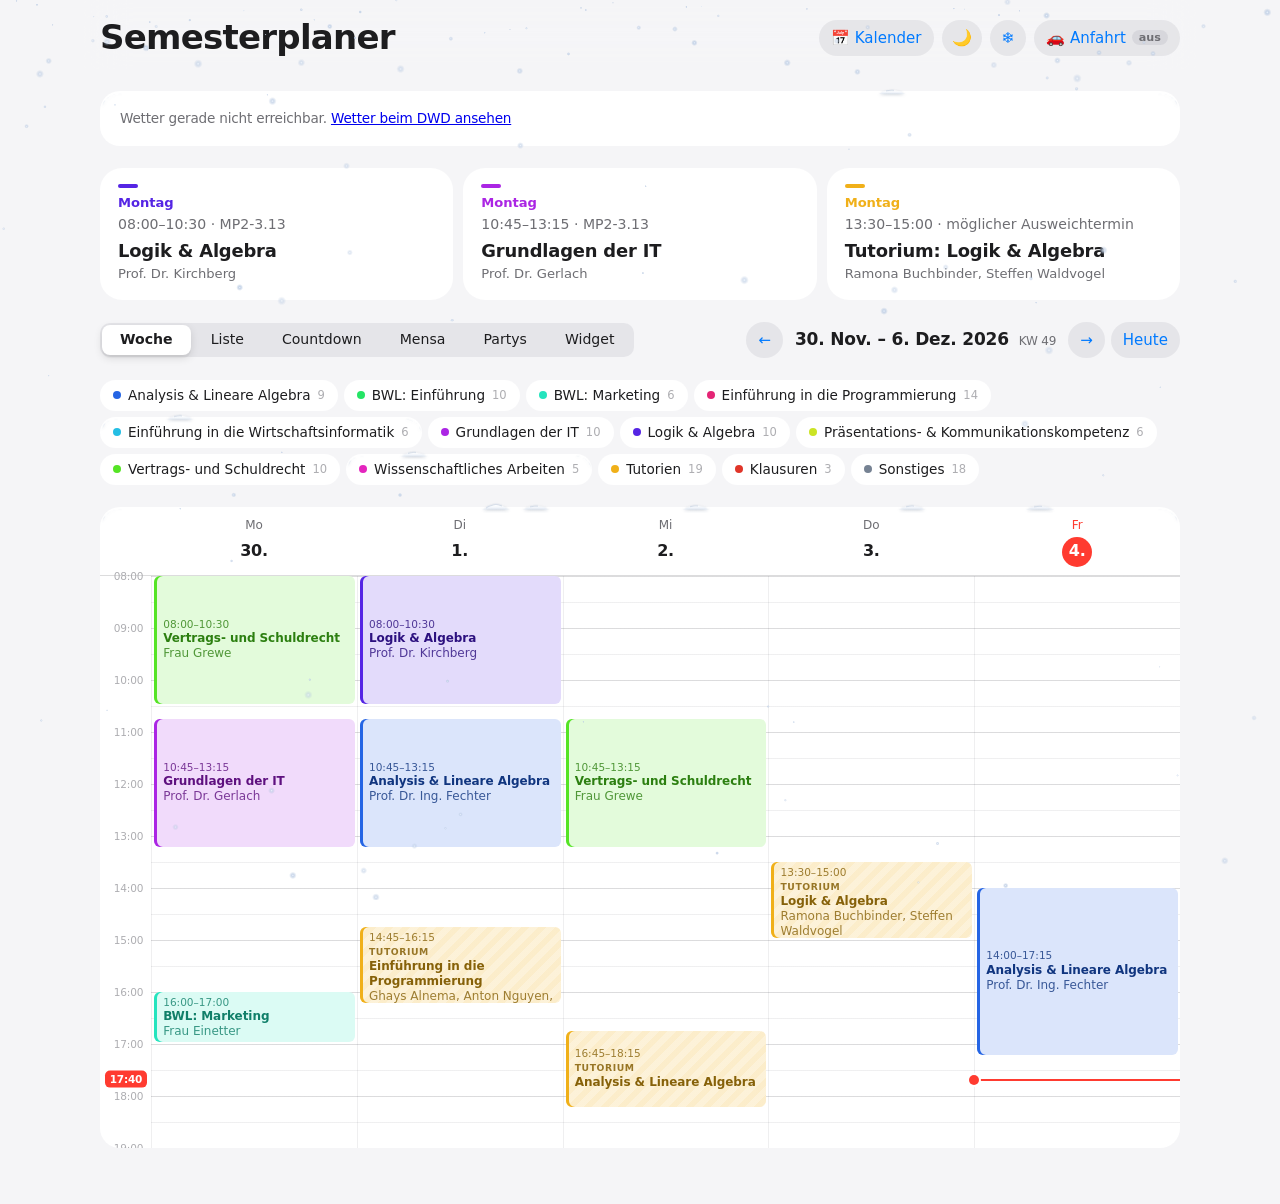
<file: index.html>
<!doctype html>
<html lang="de">
<head>
<meta charset="utf-8">
<meta name="viewport" content="width=device-width, initial-scale=1">
<script>
/* Hell/Dunkel: gespeicherte Wahl sofort setzen, damit die Seite beim Laden nicht kurz falsch aufblitzt */
try { const t = localStorage.getItem("semesterplaner.theme.v1"); if (t === "light" || t === "dark") document.documentElement.dataset.theme = t; } catch (e) { /* egal */ }
</script>
<title>Semesterplaner</title>
<meta name="theme-color" content="#f5f5f7" media="(prefers-color-scheme: light)">
<meta name="theme-color" content="#000000" media="(prefers-color-scheme: dark)">
<!-- Als App installierbar (Startbildschirm auf Handy und PC) -->
<link rel="manifest" href="manifest.webmanifest">
<link rel="icon" type="image/png" sizes="32x32" href="favicon-32.png">
<link rel="apple-touch-icon" href="apple-touch-icon.png">
<meta name="mobile-web-app-capable" content="yes">
<meta name="apple-mobile-web-app-capable" content="yes">
<meta name="apple-mobile-web-app-title" content="Semesterplan">
<meta name="apple-mobile-web-app-status-bar-style" content="default">
<link rel="preconnect" href="https://fonts.googleapis.com">
<link rel="preconnect" href="https://fonts.gstatic.com" crossorigin>
<link rel="stylesheet" href="https://fonts.googleapis.com/css2?family=Geist:wght@400;500;600;700&family=Geist+Mono:wght@400;500;600&display=swap">
<style>
/* Layout: Eingabe (nur Bearbeitungsmodus), "Als Nächstes", Wochenraster oder Liste.
   Farben: jedes Fach hat einen festen Farbton, Tutorien sind immer Bernstein mit Strichrand, Klausuren Rot, Sonstiges Grau.
   Flächen bekommen weiche, halbtransparente Schatten statt harter Rahmen. Bewegung nur als Rückmeldung beim Drücken. */
:root {
  --bg: #fafafa; --surface: #ffffff; --sunken: #f1f1f3; --fg: #18181b; --muted: #6b6b74; --faint: #a1a1aa;
  --line: rgb(0 0 0 / 0.075); --line-faint: rgb(0 0 0 / 0.035);
  --accent: #2563eb; --accent-fg: #ffffff; --accent-soft: rgb(37 99 235 / 0.07);
  --danger: #c4231a; --danger-soft: rgb(196 35 26 / 0.08); --now: #e5484d;
  --ring: 0 0 0 1px rgb(0 0 0 / 0.07);
  --shadow-sm: 0 0 0 1px rgb(0 0 0 / 0.06), 0 1px 2px rgb(0 0 0 / 0.04);
  --shadow-md: 0 0 0 1px rgb(0 0 0 / 0.06), 0 1px 2px rgb(0 0 0 / 0.04), 0 6px 16px -6px rgb(0 0 0 / 0.08);
  --ev-s: 62%; --ev-bg-l: 94%; --ev-fg-l: 24%; --ev-line-l: 50%;
  --ease-out: cubic-bezier(0.23, 1, 0.32, 1);
  --font-ui: "Geist", system-ui, -apple-system, "Segoe UI", sans-serif;
  --font-num: "Geist Mono", ui-monospace, "SF Mono", Menlo, Consolas, monospace;
  --r-lg: 14px; --r-md: 10px; --r-sm: 7px;
}
@media (prefers-color-scheme: dark) {
  :root:not([data-theme="light"]) {
    --bg: #0b0b0c; --surface: #151517; --sunken: #1d1d20; --fg: #ececee; --muted: #9d9da6; --faint: #6b6b74;
    --line: rgb(255 255 255 / 0.075); --line-faint: rgb(255 255 255 / 0.035);
    --accent: #6d9bff; --accent-fg: #0b1220; --accent-soft: rgb(109 155 255 / 0.09);
    --danger: #ff8a80; --danger-soft: rgb(255 138 128 / 0.1); --now: #ff6369;
    --ring: 0 0 0 1px rgb(255 255 255 / 0.08);
    --shadow-sm: 0 0 0 1px rgb(255 255 255 / 0.07), 0 1px 2px rgb(0 0 0 / 0.4);
    --shadow-md: 0 0 0 1px rgb(255 255 255 / 0.07), 0 1px 2px rgb(0 0 0 / 0.4), 0 8px 24px -8px rgb(0 0 0 / 0.6);
    --ev-s: 45%; --ev-bg-l: 20%; --ev-fg-l: 88%; --ev-line-l: 62%; color-scheme: dark;
  }
}
:root[data-theme="dark"] {
  --bg: #0b0b0c; --surface: #151517; --sunken: #1d1d20; --fg: #ececee; --muted: #9d9da6; --faint: #6b6b74;
  --line: rgb(255 255 255 / 0.075); --line-faint: rgb(255 255 255 / 0.035);
  --accent: #6d9bff; --accent-fg: #0b1220; --accent-soft: rgb(109 155 255 / 0.09);
  --danger: #ff8a80; --danger-soft: rgb(255 138 128 / 0.1); --now: #ff6369;
  --ring: 0 0 0 1px rgb(255 255 255 / 0.08);
  --shadow-sm: 0 0 0 1px rgb(255 255 255 / 0.07), 0 1px 2px rgb(0 0 0 / 0.4);
  --shadow-md: 0 0 0 1px rgb(255 255 255 / 0.07), 0 1px 2px rgb(0 0 0 / 0.4), 0 8px 24px -8px rgb(0 0 0 / 0.6);
  --ev-s: 45%; --ev-bg-l: 20%; --ev-fg-l: 88%; --ev-line-l: 62%; color-scheme: dark;
}
* { box-sizing: border-box; }
html { -webkit-tap-highlight-color: transparent; -webkit-text-size-adjust: 100%; text-size-adjust: 100%; }
body {
  margin: 0; background: var(--bg); color: var(--fg); font-family: var(--font-ui); font-size: 15px; line-height: 1.45;
  -webkit-font-smoothing: antialiased; -moz-osx-font-smoothing: grayscale; font-feature-settings: "ss01";
  padding-block: max(28px, env(safe-area-inset-top, 0px)) max(56px, env(safe-area-inset-bottom, 0px));
  padding-left: max(16px, env(safe-area-inset-left, 0px));
  padding-right: max(16px, env(safe-area-inset-right, 0px));
}
[hidden] { display: none !important; }
.wrap { max-width: 1080px; margin: 0 auto; display: flex; flex-direction: column; gap: 18px; }
button, input, textarea, select { font: inherit; color: inherit; }
button { cursor: pointer; touch-action: manipulation; -webkit-user-select: none; user-select: none; }
:focus-visible { outline: 2px solid var(--accent); outline-offset: 2px; }
::selection { background: var(--accent-soft); }

header { display: flex; align-items: center; justify-content: space-between; gap: 12px; flex-wrap: wrap; }
h1 { margin: 0; font-size: 1.75rem; font-weight: 650; letter-spacing: -0.03em; line-height: 1.15; text-wrap: balance; }
#status:not(:empty) { font-size: 0.78rem; color: var(--muted); padding: 3px 10px; border-radius: 999px; background: var(--surface); box-shadow: var(--shadow-sm); }

.panel { background: var(--surface); box-shadow: var(--shadow-sm); border-radius: var(--r-lg); padding: 16px; }
.cap { display: block; font-size: 0.7rem; font-weight: 600; letter-spacing: 0.06em; text-transform: uppercase; color: var(--muted); }
.add textarea {
  width: 100%; margin-top: 10px; min-height: 104px; resize: vertical; padding: 10px 12px;
  background: var(--sunken); border: 0; box-shadow: inset var(--ring); border-radius: var(--r-md); font-family: var(--font-num); font-size: 0.85rem; line-height: 1.55;
}
.ctl { display: flex; flex-wrap: wrap; gap: 8px 10px; align-items: center; margin-top: 12px; }
.ctl input[type="text"] { flex: 1 1 200px; min-width: 0; padding: 8px 10px; background: var(--sunken); border: 0; box-shadow: inset var(--ring); border-radius: var(--r-md); }
@media (pointer: coarse) { .add textarea, .ctl input[type="text"] { font-size: 16px; } }

/* Knöpfe: kurzes Eindrücken beim Tippen, Hover nur mit Maus */
.btn {
  display: inline-flex; align-items: center; justify-content: center; gap: 6px; min-height: 34px;
  background: var(--fg); color: var(--bg); border: 0; border-radius: var(--r-md); padding: 7px 14px; font-weight: 550; font-size: 0.9rem; line-height: 1.2;
}
.btn:disabled { opacity: 0.4; cursor: default; }
.btn.ghost { background: var(--surface); color: var(--fg); box-shadow: var(--shadow-sm); font-weight: 500; padding: 7px 12px; }
.btn.ghost[aria-pressed="true"] { background: var(--fg); color: var(--bg); box-shadow: none; }
.btn.danger { background: var(--danger-soft); color: var(--danger); font-weight: 500; padding: 7px 12px; }
.btn.danger.armed { background: var(--danger); color: var(--surface); }
#preview, #addmsg, .note { font-size: 0.85rem; color: var(--muted); }
#preview { margin-top: 8px; min-height: 1.3em; }
#addmsg { color: var(--fg); }

#photobox { margin-top: 14px; padding-top: 14px; border-top: 1px solid var(--line); }
#photobox .ctl { margin-top: 6px; }
#photolist { display: flex; flex-direction: column; gap: 6px; margin-top: 10px; }
#photolist label { display: flex; gap: 10px; align-items: baseline; padding: 8px 10px; background: var(--sunken); border-radius: var(--r-md); font-size: 0.85rem; }
#photolist .num { font-family: var(--font-num); font-variant-numeric: tabular-nums; }

.editbar { box-shadow: 0 0 0 1px var(--accent), var(--shadow-sm); }
.editbar p { margin: 6px 0 0; font-size: 0.85rem; color: var(--muted); }

/* Farbmodell der Termine */
.k-vorlesung { --sat: var(--ev-s); }
.k-tutorium { --h: 42 !important; --sat: 88%; }
.k-pruefung { --h: 4 !important; --sat: 75%; }
.k-sonstiges { --h: 215 !important; --sat: 12%; }
.dot { width: 8px; height: 8px; border-radius: 50%; flex: none; display: inline-block; background: hsl(var(--h) var(--sat, var(--ev-s)) var(--ev-line-l)); }
.tag { font-size: 0.62rem; font-weight: 600; letter-spacing: 0.06em; text-transform: uppercase; padding: 1px 6px; border-radius: 5px; color: hsl(var(--h) var(--sat, var(--ev-s)) var(--ev-fg-l)); background: hsl(var(--h) var(--sat, var(--ev-s)) var(--ev-bg-l)); box-shadow: inset 0 0 0 1px hsl(var(--h) var(--sat, var(--ev-s)) var(--ev-line-l) / 0.35); white-space: nowrap; }

/* Als Nächstes */
#next { display: grid; grid-template-columns: repeat(auto-fit, minmax(230px, 1fr)); gap: 10px; }
#next:empty { display: none; }
.nx {
  --h: 215; position: relative; text-align: left; background: var(--surface); border: 0; border-radius: var(--r-lg); padding: 12px 14px 12px 18px;
  box-shadow: var(--shadow-md); min-width: 0; display: flex; flex-direction: column; gap: 2px; overflow: hidden;
}
.nx::before { content: ""; position: absolute; left: 0; top: 0; bottom: 0; width: 4px; background: hsl(var(--h) var(--sat, var(--ev-s)) var(--ev-line-l)); }
.nx.k-tutorium::before { background: repeating-linear-gradient(to bottom, hsl(var(--h) var(--sat) var(--ev-line-l)) 0 6px, transparent 6px 10px); }
.nx .when { font-size: 0.7rem; font-weight: 600; letter-spacing: 0.06em; text-transform: uppercase; color: var(--muted); }
.nx .tm { font-family: var(--font-num); font-size: 0.88rem; font-variant-numeric: tabular-nums; color: var(--muted); }
.nx .tt { font-weight: 600; font-size: 1rem; letter-spacing: -0.01em; overflow-wrap: anywhere; margin-top: 2px; }
.nx .pf { font-size: 0.82rem; color: var(--muted); overflow-wrap: anywhere; }

/* Ansicht, Navigation, Filter */
.bar { display: flex; flex-wrap: wrap; gap: 10px; align-items: center; justify-content: space-between; }
.tabs { display: inline-flex; gap: 2px; padding: 3px; border-radius: calc(var(--r-md) + 3px); background: var(--sunken); box-shadow: inset var(--ring); }
.tabs button { border: 0; background: transparent; color: var(--muted); padding: 6px 16px; border-radius: var(--r-md); font-weight: 500; font-size: 0.9rem; }
.tabs button[aria-pressed="true"] { background: var(--surface); color: var(--fg); box-shadow: var(--shadow-sm); }
.nav { display: inline-flex; gap: 6px; align-items: center; flex-wrap: wrap; }
.nav .lbl { font-weight: 600; text-align: center; font-variant-numeric: tabular-nums; padding: 0 6px; letter-spacing: -0.01em; }
.nav .kw { color: var(--muted); font-weight: 500; font-size: 0.75rem; margin-left: 4px; padding: 1px 6px; border-radius: 5px; background: var(--sunken); }

.chips { display: flex; flex-wrap: wrap; gap: 6px; }
.chip {
  --h: 215; display: inline-flex; align-items: center; gap: 7px; padding: 5px 11px; border-radius: 999px; border: 0;
  background: var(--surface); box-shadow: var(--shadow-sm); font-size: 0.82rem; max-width: 100%; text-align: left;
}
.chip[aria-pressed="false"] { opacity: 0.45; text-decoration: line-through; box-shadow: inset var(--ring); background: transparent; }
.chip small { color: var(--faint); font-family: var(--font-num); font-size: 0.72rem; font-variant-numeric: tabular-nums; }

/* Wochenraster */
.scroll { overflow-x: auto; background: var(--surface); box-shadow: var(--shadow-md); border-radius: var(--r-lg); overscroll-behavior-x: contain; }
.scroll { scrollbar-width: none; -ms-overflow-style: none; overflow-y: hidden; }
.scroll::-webkit-scrollbar { display: none; }
.wk { display: grid; grid-template-columns: 3.2rem repeat(var(--nd), minmax(0, 1fr)); min-width: 640px; }
.dh { padding: 10px 4px 8px; text-align: center; border-bottom: 1px solid var(--line); border-left: 1px solid var(--line-faint); font-size: 0.72rem; font-weight: 500; letter-spacing: 0.04em; text-transform: uppercase; color: var(--muted); }
.dh b {
  display: grid; place-items: center; width: 30px; height: 30px; margin: 3px auto 0; border-radius: 50%;
  font-size: 1rem; color: var(--fg); font-weight: 600; letter-spacing: -0.01em; text-transform: none; font-variant-numeric: tabular-nums;
}
.dh.today { color: var(--accent); }
.dh.today b { background: var(--accent); color: var(--accent-fg); }
.corner { border-bottom: 1px solid var(--line); }
.gut { position: relative; }
.gut span { position: absolute; right: 8px; font-family: var(--font-num); font-size: 0.66rem; color: var(--faint); transform: translateY(-50%); font-variant-numeric: tabular-nums; }
.col {
  position: relative; border-left: 1px solid var(--line-faint);
  background-image:
    linear-gradient(var(--line) 1px, transparent 1px),
    linear-gradient(transparent calc(var(--hh) / 2), var(--line-faint) calc(var(--hh) / 2), var(--line-faint) calc(var(--hh) / 2 + 1px), transparent calc(var(--hh) / 2 + 1px));
  background-size: 100% var(--hh);
}
.col.today { background-color: var(--accent-soft); }
.ev {
  --h: 215; position: absolute; text-align: left; overflow: hidden; padding: 4px 7px 4px 9px; border-radius: var(--r-sm); line-height: 1.25; font-size: 0.76rem;
  background: hsl(var(--h) var(--sat, var(--ev-s)) var(--ev-bg-l)); color: hsl(var(--h) var(--sat, var(--ev-s)) var(--ev-fg-l));
  border: 1px solid hsl(var(--h) var(--sat, var(--ev-s)) var(--ev-line-l) / 0.3);
  box-shadow: inset 3px 0 0 hsl(var(--h) var(--sat, var(--ev-s)) var(--ev-line-l));
}
.ev.k-tutorium { border: 1.5px dashed hsl(var(--h) var(--sat, var(--ev-s)) var(--ev-line-l) / 0.85); box-shadow: none; padding-left: 7px; }
.ev.sel { outline: 2px solid var(--fg); outline-offset: 1px; z-index: 2; }
.ev .t { display: block; font-family: var(--font-num); font-size: 0.66rem; opacity: 0.8; font-variant-numeric: tabular-nums; }
.ev .n { display: block; font-weight: 600; overflow-wrap: anywhere; letter-spacing: -0.005em; }
.ev .p { display: block; opacity: 0.8; overflow-wrap: anywhere; }
.ev .tg { font-size: 0.58rem; font-weight: 600; letter-spacing: 0.06em; text-transform: uppercase; opacity: 0.85; }
.ev.live { border-color: hsl(var(--h) var(--sat, var(--ev-s)) var(--ev-line-l)); box-shadow: inset 3px 0 0 hsl(var(--h) var(--sat, var(--ev-s)) var(--ev-line-l)), 0 0 0 3px hsl(var(--h) var(--sat, var(--ev-s)) var(--ev-line-l) / 0.18); }
.ev.k-tutorium.live { box-shadow: 0 0 0 3px hsl(var(--h) var(--sat, var(--ev-s)) var(--ev-line-l) / 0.18); }
.ev .left, .nx .left { display: block; font-family: var(--font-num); font-weight: 600; font-variant-numeric: tabular-nums; color: var(--now); }
.ev .left { font-size: 0.68rem; }
.nx .left { font-size: 0.8rem; }

/* Jetzt-Linie in der heutigen Spalte */
.nowline { position: absolute; left: -1px; right: 0; height: 0; border-top: 2px solid var(--now); z-index: 3; pointer-events: none; }
.nowline::before { content: ""; position: absolute; left: -5px; top: -6px; width: 10px; height: 10px; border-radius: 50%; background: var(--now); box-shadow: 0 0 0 2px var(--surface); }
.gut .nowlbl { right: 4px; padding: 1px 5px; border-radius: 5px; background: var(--now); color: #fff; font-weight: 600; z-index: 1; }

/* Mensa: große Fotokarten für Hauptgerichte, kompakte Zeilen mit Vorschaubild für Beilagen */
.mz { display: flex; flex-direction: column; gap: 6px; }
.mz .mh:first-child { margin-top: 0; }
.mgrid { display: grid; gap: 16px; grid-template-columns: repeat(auto-fill, minmax(260px, 1fr)); }
.dish { background: var(--surface); box-shadow: var(--shadow-md); border-radius: 18px; overflow: hidden; display: flex; flex-direction: column; min-width: 0; }
.ph { position: relative; overflow: hidden; background: var(--sunken); display: grid; place-items: center; isolation: isolate; }
.dish .ph { aspect-ratio: 16 / 11; }
.ph img { position: absolute; inset: 0; width: 100%; height: 100%; object-fit: cover; opacity: 0; transform: scale(1.03); }
.ph img.ok { opacity: 1; transform: none; }
.ph .fb { font-size: 2.6rem; line-height: 1; opacity: 0.9; }
.ph.wait::before { content: ""; position: absolute; inset: 0; background: linear-gradient(100deg, transparent 30%, rgb(255 255 255 / 0.35) 50%, transparent 70%); background-size: 220% 100%; animation: shimmer 1.3s linear infinite; z-index: 1; }
@keyframes shimmer { from { background-position: 120% 0; } to { background-position: -120% 0; } }
.dish .ph::after { content: ""; position: absolute; inset: 0; background: linear-gradient(to bottom, rgb(0 0 0 / 0.28), transparent 32%, transparent 70%, rgb(0 0 0 / 0.22)); pointer-events: none; z-index: 1; }
.ph .glass { position: absolute; z-index: 2; font-size: 0.7rem; font-weight: 600; padding: 4px 9px; border-radius: 999px; background: rgb(255 255 255 / 0.86); color: #18181b; -webkit-backdrop-filter: blur(10px) saturate(1.4); backdrop-filter: blur(10px) saturate(1.4); box-shadow: 0 1px 2px rgb(0 0 0 / 0.12); white-space: nowrap; max-width: calc(100% - 24px); overflow: hidden; text-overflow: ellipsis; }
.ph .glass.cat { left: 12px; top: 12px; letter-spacing: 0.02em; }
.ph .glass.price { right: 12px; top: 12px; font-family: var(--font-num); font-variant-numeric: tabular-nums; font-size: 0.8rem; }
.ph .glass.sym { left: 12px; bottom: 12px; font-weight: 500; font-size: 0.62rem; background: rgb(0 0 0 / 0.45); color: #fff; text-decoration: none; box-shadow: none; }
.dish .bd { padding: 14px 16px 16px; display: flex; flex-direction: column; gap: 4px; flex: 1; }
.dish .nm { font-weight: 600; font-size: 1.02rem; letter-spacing: -0.015em; line-height: 1.3; overflow-wrap: anywhere; text-wrap: pretty; }
.dish .sub { font-size: 0.82rem; color: var(--muted); overflow-wrap: anywhere; }
.dish .tags { display: flex; gap: 6px; flex-wrap: wrap; margin-top: 4px; }
.dish .tg2 { font-size: 0.68rem; font-weight: 600; padding: 2px 8px; border-radius: 999px; background: rgb(34 160 90 / 0.12); color: rgb(22 120 64); }
.dish .others { margin-top: auto; padding-top: 10px; font-size: 0.74rem; color: var(--muted); font-family: var(--font-num); font-variant-numeric: tabular-nums; }
.mlist { display: grid; gap: 8px; grid-template-columns: repeat(auto-fill, minmax(260px, 1fr)); }
.mrow { display: flex; gap: 12px; align-items: center; padding: 8px; padding-right: 14px; background: var(--surface); box-shadow: var(--shadow-sm); border-radius: 14px; min-width: 0; }
.mrow .ph { width: 60px; height: 60px; flex: none; border-radius: 10px; }
.mrow .ph .fb { font-size: 1.6rem; }
.mrow .tx { min-width: 0; flex: 1; display: flex; flex-direction: column; gap: 1px; }
.mrow .c { font-size: 0.66rem; font-weight: 600; letter-spacing: 0.06em; text-transform: uppercase; color: var(--muted); }
.mrow .nm { font-size: 0.9rem; font-weight: 500; overflow-wrap: anywhere; line-height: 1.3; }
.mrow .pr { font-family: var(--font-num); font-size: 0.85rem; font-weight: 600; font-variant-numeric: tabular-nums; white-space: nowrap; }
.mz .note { margin: 14px 0 0; max-width: 65ch; }
@media (prefers-reduced-motion: no-preference) { .ph img { transition: opacity 280ms ease, transform 420ms var(--ease-out); } }
@media (prefers-reduced-motion: reduce) { .ph.wait::before { animation: none; } }
@media (prefers-color-scheme: dark) { :root:not([data-theme="light"]) .dish .tg2 { color: rgb(120 220 160); } :root:not([data-theme="light"]) .ph.wait::before { background-image: linear-gradient(100deg, transparent 30%, rgb(255 255 255 / 0.06) 50%, transparent 70%); } }
:root[data-theme="dark"] .dish .tg2 { color: rgb(120 220 160); } :root[data-theme="dark"] .ph.wait::before { background-image: linear-gradient(100deg, transparent 30%, rgb(255 255 255 / 0.06) 50%, transparent 70%); }

/* Wetter */
.wx { display: grid; grid-template-columns: auto minmax(0, 1fr); gap: 14px 22px; align-items: center; padding: 14px 16px; }
.wx .now { display: flex; align-items: center; gap: 12px; }
.wx .ic { font-size: 2.3rem; line-height: 1; }
.wx .t { font-size: 2rem; font-weight: 600; letter-spacing: -0.04em; line-height: 1; font-variant-numeric: tabular-nums; }
.wx .d { font-size: 0.82rem; color: var(--muted); margin-top: 3px; }
.wx .d b { color: var(--fg); font-weight: 600; }
.wx .hrs { display: flex; gap: 4px; overflow-x: auto; scrollbar-width: none; overscroll-behavior-x: contain; -webkit-mask-image: linear-gradient(to right, #000 88%, transparent); mask-image: linear-gradient(to right, #000 88%, transparent); padding-right: 24px; }
.wx .hrs::-webkit-scrollbar { display: none; }
.wx .h { flex: none; min-width: 48px; display: flex; flex-direction: column; align-items: center; gap: 3px; padding: 6px 4px; border-radius: var(--r-md); font-variant-numeric: tabular-nums; }
.wx .h:first-child { background: var(--sunken); }
.wx .h .hh { font-family: var(--font-num); font-size: 0.66rem; color: var(--muted); }
.wx .h .hi { font-size: 1.15rem; line-height: 1.1; }
.wx .h .ht { font-size: 0.82rem; font-weight: 600; }
.wx .h .hp { font-size: 0.64rem; color: #2f7ae5; font-weight: 600; min-height: 1em; }
.wx .days { grid-column: 1 / -1; display: flex; flex-direction: column; border-top: 0.5px solid var(--line); margin-top: -4px; }
.wx .dy { display: grid; grid-template-columns: 7.2rem 1.8rem minmax(0, 1fr) 2.6rem minmax(60px, 140px) 2.6rem; align-items: center; gap: 10px; padding: 9px 0; font-variant-numeric: tabular-nums; }
.wx .dy + .dy { border-top: 0.5px solid var(--line-faint); }
.wx .dn { font-weight: 600; white-space: nowrap; }
.wx .dn small { font-weight: 400; color: var(--muted); font-size: 0.78rem; }
.wx .di { font-size: 1.2rem; text-align: center; }
.wx .dt { font-size: 0.82rem; color: var(--muted); min-width: 0; overflow: hidden; text-overflow: ellipsis; white-space: nowrap; }
.wx .dpp { color: var(--accent); font-weight: 600; }
.wx .dmin { color: var(--muted); text-align: right; }
.wx .dmax { font-weight: 600; }
.wx .bar { position: relative; height: 5px; border-radius: 999px; background: var(--sunken); }
.wx .bar span { position: absolute; top: 0; bottom: 0; border-radius: 999px; background: linear-gradient(90deg, #5ac8fa, #ffcc00 60%, #ff9500); min-width: 5px; }
@media (max-width: 560px) {
  .wx .dy { grid-template-columns: 6.6rem 1.6rem 2.2rem minmax(40px, 1fr) 2.2rem; gap: 6px; }
  .wx .dt { display: none; }
  .wx .dn small { display: none; }
}
.wx { position: relative; }
.wx.mini { display: block; padding: 0; background: none; box-shadow: none; }
.wxbar { width: 100%; display: flex; align-items: center; gap: 6px 16px; flex-wrap: wrap; text-align: left; border: 0; background: var(--surface); box-shadow: var(--shadow-sm); border-radius: var(--r-md); padding: 9px 14px; font-size: 0.88rem; color: var(--fg); font-variant-numeric: tabular-nums; }
.wxbar .wn b { font-weight: 600; }
.wxbar .wtx, .wxbar .wl { color: var(--muted); }
.wxbar .wl { font-size: 0.8rem; }
.wxbar .chev, .wxclose .chev { margin-left: auto; color: var(--faint); font-size: 1.15rem; line-height: 1; display: inline-block; transform: rotate(90deg); }
.wxclose { position: absolute; top: 12px; right: 12px; z-index: 1; border: 0; background: var(--sunken); color: var(--muted); border-radius: 999px; padding: 4px 10px; font-size: 0.75rem; font-weight: 500; display: inline-flex; gap: 6px; align-items: center; }
.wxclose .chev { transform: rotate(-90deg); font-size: 1rem; }
.wx:not(.mini) .hrs { margin-top: 18px; }
@media (min-width: 561px) { .wx:not(.mini) .hrs { margin-top: 0; padding-top: 22px; } }
@media (max-width: 560px) { .wxbar .wtx { display: none; } }
@media (prefers-reduced-motion: no-preference) { .wxbar { transition: transform 160ms var(--ease-out); } .wxbar:active { transform: scale(0.99); } }
.wx .src { grid-column: 1 / -1; font-size: 0.68rem; color: var(--faint); margin-top: -6px; }
.wx .src a { color: inherit; }
.wx.err { display: block; color: var(--muted); font-size: 0.85rem; }
.dh .dw { display: block; margin-top: 3px; font-size: 0.68rem; letter-spacing: 0; text-transform: none; color: var(--muted); font-variant-numeric: tabular-nums; white-space: nowrap; }
@media (max-width: 560px) { .wx { grid-template-columns: minmax(0, 1fr); gap: 10px; } .wx .src { margin-top: 0; } }

/* Anfahrt */
.hdr-r { display: flex; gap: 8px; align-items: center; flex-wrap: wrap; }
#travelbtn .pill { font-size: 0.7rem; font-weight: 600; padding: 1px 7px; border-radius: 999px; background: var(--sunken); color: var(--muted); font-variant-numeric: tabular-nums; }
#travelbtn.on .pill { background: rgb(22 163 74 / 0.14); color: rgb(21 128 61); }
.tp { display: flex; flex-direction: column; gap: 12px; }
.sw { display: inline-flex; align-items: center; gap: 10px; font-weight: 550; cursor: pointer; -webkit-user-select: none; user-select: none; position: relative; }
.sw input { position: absolute; opacity: 0; width: 1px; height: 1px; }
.sw .ui { width: 40px; height: 24px; border-radius: 999px; background: var(--sunken); box-shadow: inset var(--ring); position: relative; flex: none; }
.sw .ui::after { content: ""; position: absolute; top: 3px; left: 3px; width: 18px; height: 18px; border-radius: 50%; background: #fff; box-shadow: 0 1px 3px rgb(0 0 0 / 0.25); }
.sw input:checked + .ui { background: rgb(22 163 74); box-shadow: none; }
.sw input:checked + .ui::after { transform: translateX(16px); }
.sw input:focus-visible + .ui { outline: 2px solid var(--accent); outline-offset: 2px; }
@media (prefers-reduced-motion: no-preference) { .sw .ui, .sw .ui::after { transition: background-color 160ms ease, transform 200ms var(--ease-out); } }
.tp-grid { display: flex; flex-wrap: wrap; gap: 10px 16px; align-items: end; }
.tp-grid label { display: flex; flex-direction: column; gap: 4px; font-size: 0.78rem; color: var(--muted); font-weight: 500; }
.tp-grid .in { display: inline-flex; align-items: center; gap: 6px; color: var(--fg); font-size: 0.9rem; }
.tp-grid input, .tp-grid select { padding: 7px 10px; background: var(--sunken); border: 0; box-shadow: inset var(--ring); border-radius: var(--r-md); color: var(--fg); }
.tp-grid input { width: 5.2em; font-family: var(--font-num); font-variant-numeric: tabular-nums; }
.tp.off .tp-grid { opacity: 0.5; }
.tp .note { margin: 0; }
@media (pointer: coarse) { .tp-grid input, .tp-grid select { font-size: 16px; } }
.dep {
  position: absolute; left: 2px; right: 2px; z-index: 1; border-radius: var(--r-sm); padding: 2px 6px; overflow: hidden;
  border: 1.5px dashed rgb(22 163 74 / 0.6); background: repeating-linear-gradient(135deg, rgb(22 163 74 / 0.07) 0 6px, transparent 6px 12px);
  color: rgb(21 128 61); font-size: 0.66rem; line-height: 1.2; font-weight: 600; font-variant-numeric: tabular-nums; pointer-events: none; white-space: nowrap; text-overflow: ellipsis;
}
.dep b { font-family: var(--font-num); }
.nx .dp, .li .dp { font-size: 0.8rem; color: rgb(21 128 61); font-weight: 600; font-variant-numeric: tabular-nums; }
.nx .dp .depleft { font-weight: 500; color: var(--muted); }
.nx .dp .depleft.go { color: var(--now); font-weight: 700; }
@media (prefers-color-scheme: dark) {
  :root:not([data-theme="light"]) .dep, :root:not([data-theme="light"]) .nx .dp, :root:not([data-theme="light"]) .li .dp, :root:not([data-theme="light"]) #travelbtn.on .pill { color: rgb(110 231 160); }
}
:root[data-theme="dark"] .dep, :root[data-theme="dark"] .nx .dp, :root[data-theme="dark"] .li .dp, :root[data-theme="dark"] #travelbtn.on .pill { color: rgb(110 231 160); }
#themebtn { min-width: 40px; padding-left: 10px; padding-right: 10px; font-size: 1rem; line-height: 1; }
.mz .note a, .empty a { color: var(--accent); text-underline-offset: 2px; }

/* Details und leere Zustände */
.detail { display: flex; flex-wrap: wrap; gap: 10px 16px; align-items: center; justify-content: space-between; margin-top: 12px; }
.detail .info { min-width: 0; display: flex; flex-direction: column; gap: 2px; }
.detail .info b { overflow-wrap: anywhere; font-size: 1.05rem; font-weight: 600; letter-spacing: -0.01em; }
.detail .hint { overflow-wrap: anywhere; }
.detail .acts { display: flex; gap: 8px; flex-wrap: wrap; }
.empty { color: var(--muted); font-size: 0.9rem; display: flex; gap: 12px; align-items: center; flex-wrap: wrap; padding: 14px 16px; border-radius: var(--r-lg); border: 1px dashed var(--line); margin-top: 12px; }
.mz .empty { margin-top: 0; }

/* Liste */
.list { list-style: none; margin: 0; padding: 0; }
.mh { margin: 22px 0 8px; font-size: 0.7rem; font-weight: 600; letter-spacing: 0.06em; text-transform: uppercase; color: var(--muted); }
.list .mh:first-child { margin-top: 4px; }
.li {
  display: grid; grid-template-columns: 5.5rem 7.2rem minmax(0, 1fr) auto; gap: 8px 12px; align-items: center; padding: 10px 14px 10px 18px;
  background: var(--surface); box-shadow: var(--shadow-sm); border-radius: var(--r-md); margin-bottom: 6px; position: relative; overflow: hidden;
}
.li::before { content: ""; position: absolute; left: 0; top: 0; bottom: 0; width: 4px; background: hsl(var(--h) var(--sat, var(--ev-s)) var(--ev-line-l)); }
.li.k-tutorium::before { background: repeating-linear-gradient(to bottom, hsl(var(--h) var(--sat) var(--ev-line-l)) 0 6px, transparent 6px 10px); }
.li.past { opacity: 0.5; }
.li .d b { font-weight: 600; margin-right: 4px; }
.li .d { font-variant-numeric: tabular-nums; }
.li .tm { font-family: var(--font-num); font-size: 0.84rem; color: var(--muted); font-variant-numeric: tabular-nums; }
.li .tt { min-width: 0; overflow-wrap: anywhere; }
.li .tt .l1 { display: flex; gap: 8px; align-items: center; flex-wrap: wrap; font-weight: 600; letter-spacing: -0.005em; }
.li .tt .l2 { font-size: 0.82rem; color: var(--muted); }
@media (max-width: 560px) {
  .li { grid-template-columns: 1fr auto; }
  .li .tt { grid-column: 1 / -1; order: 3; }
  h1 { font-size: 1.5rem; }
  .bar { flex-direction: column; align-items: stretch; }
  .tabs { align-self: flex-start; }
  .nav .lbl { font-size: 0.9rem; line-height: 1.2; }
  .nav .kw { display: block; width: fit-content; margin: 3px auto 0; }
}
.hint { font-size: 0.85rem; color: var(--muted); }

/* Bewegung: nur Rückmeldung beim Drücken und sanfte Farbwechsel. Kein "all", eigene Kurve, unter 200 ms. */
@media (prefers-reduced-motion: no-preference) {
  .btn, .chip, .nx, .ev, .tabs button {
    transition: transform 160ms var(--ease-out), background-color 150ms ease, color 150ms ease, box-shadow 150ms ease, opacity 150ms ease;
  }
  .btn:not(:disabled):active, .chip:active, .tabs button:active { transform: scale(0.97); }
  .nx:active { transform: scale(0.985); }
  .ev:active { transform: scale(0.98); }
}
@media (hover: hover) and (pointer: fine) {
  .btn:not(:disabled):hover { opacity: 0.88; }
  .btn.ghost:not(:disabled):not([aria-pressed="true"]):hover { opacity: 1; background: var(--sunken); }
  .btn.danger:not(.armed):hover { opacity: 1; background: rgb(196 35 26 / 0.14); }
  .tabs button:not([aria-pressed="true"]):hover { color: var(--fg); }
  .chip:hover { box-shadow: 0 0 0 1px rgb(0 0 0 / 0.12), 0 1px 2px rgb(0 0 0 / 0.05); }
  .nx:hover { box-shadow: 0 0 0 1px rgb(0 0 0 / 0.08), 0 2px 4px rgb(0 0 0 / 0.05), 0 12px 24px -10px rgb(0 0 0 / 0.14); }
  .ev:hover { filter: saturate(1.15) brightness(0.98); }
}
/* ===== Apple-Stil (nur Optik, Logik unverändert) ===== */
:root {
  --bg: #f5f5f7; --surface: #ffffff; --sunken: rgb(118 118 128 / 0.12); --fg: #1d1d1f; --muted: #6e6e73; --faint: #aeaeb2;
  --line: rgb(60 60 67 / 0.18); --line-faint: rgb(60 60 67 / 0.08);
  --accent: #007aff; --accent-fg: #fff; --accent-soft: rgb(0 122 255 / 0.08);
  --danger: #ff3b30; --danger-soft: rgb(255 59 48 / 0.1); --now: #ff3b30;
  --ring: 0 0 0 0.5px rgb(0 0 0 / 0.08);
  --shadow-sm: 0 1px 3px rgb(0 0 0 / 0.04);
  --shadow-md: 0 2px 12px rgb(0 0 0 / 0.06);
  --ev-s: 78%; --ev-bg-l: 92%; --ev-fg-l: 28%; --ev-line-l: 52%;
  --ease-out: cubic-bezier(0.32, 0.72, 0, 1);
  --font-ui: -apple-system, BlinkMacSystemFont, "SF Pro Text", "SF Pro Display", "Helvetica Neue", "Inter", system-ui, sans-serif;
  --font-num: -apple-system, BlinkMacSystemFont, "SF Pro Text", "Helvetica Neue", system-ui, sans-serif;
  --r-lg: 20px; --r-md: 12px; --r-sm: 8px;
}
@media (prefers-color-scheme: dark) { :root:not([data-theme="light"]) {
  --bg: #000; --surface: #1c1c1e; --sunken: rgb(118 118 128 / 0.24); --fg: #f5f5f7; --muted: #98989d; --faint: #636366;
  --line: rgb(84 84 88 / 0.6); --line-faint: rgb(84 84 88 / 0.3);
  --accent: #0a84ff; --accent-fg: #fff; --accent-soft: rgb(10 132 255 / 0.14);
  --danger: #ff453a; --danger-soft: rgb(255 69 58 / 0.16); --now: #ff453a;
  --ring: 0 0 0 0.5px rgb(255 255 255 / 0.1); --shadow-sm: none; --shadow-md: none;
  --ev-s: 60%; --ev-bg-l: 22%; --ev-fg-l: 86%; --ev-line-l: 60%;
} }
:root[data-theme="dark"] {
  --bg: #000; --surface: #1c1c1e; --sunken: rgb(118 118 128 / 0.24); --fg: #f5f5f7; --muted: #98989d; --faint: #636366;
  --line: rgb(84 84 88 / 0.6); --line-faint: rgb(84 84 88 / 0.3);
  --accent: #0a84ff; --accent-fg: #fff; --accent-soft: rgb(10 132 255 / 0.14);
  --danger: #ff453a; --danger-soft: rgb(255 69 58 / 0.16); --now: #ff453a;
  --ring: 0 0 0 0.5px rgb(255 255 255 / 0.1); --shadow-sm: none; --shadow-md: none;
  --ev-s: 60%; --ev-bg-l: 22%; --ev-fg-l: 86%; --ev-line-l: 60%;
}
body { font-size: 17px; line-height: 1.4; letter-spacing: -0.012em; font-feature-settings: normal; }
.wrap { gap: 22px; }
/* Großer Titel wie in iOS, Kopfzeile als Glasleiste */
header { position: sticky; top: 0; z-index: 10; margin: -28px -16px 0; padding: 18px 16px 12px;
  background: color-mix(in srgb, var(--bg) 72%, transparent); -webkit-backdrop-filter: saturate(1.8) blur(20px); backdrop-filter: saturate(1.8) blur(20px); }
h1 { font-size: 2.125rem; font-weight: 700; letter-spacing: -0.022em; }
.cap, .mh, .nx .when, .mrow .c { text-transform: none; letter-spacing: -0.005em; font-size: 0.82rem; font-weight: 600; color: var(--muted); }
.mh { font-size: 1.25rem; font-weight: 700; color: var(--fg); letter-spacing: -0.02em; margin: 26px 0 10px; }
.panel { box-shadow: none; border-radius: var(--r-lg); padding: 18px 20px; }
/* Knöpfe: Pillen, Akzent statt Schwarz */
.btn { background: var(--accent); color: #fff; border-radius: 999px; padding: 8px 18px; font-weight: 500; font-size: 0.94rem; min-height: 36px; }
.btn.ghost { background: var(--sunken); color: var(--accent); box-shadow: none; }
.btn.ghost[aria-pressed="true"] { background: var(--accent); color: #fff; }
/* Segmented Control */
.tabs { background: var(--sunken); box-shadow: none; padding: 2px; border-radius: 10px; }
.tabs button { border-radius: 8px; padding: 5px 18px; color: var(--fg); font-weight: 500; font-size: 0.88rem; }
.tabs button[aria-pressed="true"] { background: var(--surface); box-shadow: 0 3px 8px rgb(0 0 0 / 0.12), 0 3px 1px rgb(0 0 0 / 0.04); font-weight: 600; }
.nav .kw { background: transparent; padding: 0; }
.chip { background: var(--surface); box-shadow: none; padding: 6px 13px; font-size: 0.85rem; }
.chip[aria-pressed="false"] { text-decoration: none; opacity: 0.4; background: var(--sunken); box-shadow: none; }
/* Als Nächstes: Widget-Karten */
.nx { box-shadow: none; border-radius: 22px; padding: 16px 18px; }
.nx::before { left: 18px; top: 16px; bottom: auto; width: 20px; height: 4px; border-radius: 2px; }
.nx .when { margin-top: 10px; color: hsl(var(--h) var(--sat, var(--ev-s)) var(--ev-line-l)); }
.nx .tt { font-size: 1.12rem; font-weight: 600; }
.nx .tm, .li .tm { font-family: var(--font-ui); }
/* Wochenraster wie Kalender-App */
.scroll { box-shadow: none; border-radius: var(--r-lg); }
.dh { border-left: 0; text-transform: none; letter-spacing: 0; font-size: 0.75rem; }
.dh.today b { background: var(--now); color: #fff; }
.dh.today { color: var(--now); }
.col { border-left: 0.5px solid var(--line-faint); }
.col.today { background-color: transparent; }
.ev { border: 0; border-radius: 6px; box-shadow: inset 3px 0 0 hsl(var(--h) var(--sat, var(--ev-s)) var(--ev-line-l)); font-size: 0.75rem; }
.ev.k-tutorium { border: 0; box-shadow: inset 3px 0 0 hsl(var(--h) var(--sat) var(--ev-line-l)); background: repeating-linear-gradient(135deg, hsl(var(--h) var(--sat) var(--ev-bg-l)) 0 6px, hsl(var(--h) var(--sat) calc(var(--ev-bg-l) - 3%)) 6px 12px); padding-left: 9px; }
.ev .t, .gut span { font-family: var(--font-ui); }
.ev.sel { outline: 2px solid var(--accent); }
/* Liste: Inset-Grouped wie Einstellungen */
.li { box-shadow: none; border-radius: 0; margin: 0; background: var(--surface); padding: 12px 16px 12px 22px; }
.li::before { left: 10px; top: 50%; bottom: auto; width: 6px; height: 6px; border-radius: 50%; transform: translateY(-50%); }
.li.k-tutorium::before { background: hsl(var(--h) var(--sat) var(--ev-line-l)); }
.li + .li { box-shadow: inset 22px 0.5px 0 var(--surface), inset 0 0.5px 0 var(--line); }
.mh + .li { border-top-left-radius: 14px; border-top-right-radius: 14px; }
.li:has(+ .mh), .li:last-child { border-bottom-left-radius: 14px; border-bottom-right-radius: 14px; }
.tag { border-radius: 6px; box-shadow: none; text-transform: none; letter-spacing: 0; font-size: 0.7rem; }
/* Mensa & Wetter */
.dish, .mrow { box-shadow: none; border-radius: 22px; }
.mrow { border-radius: 16px; }
.wx .t { font-size: 2.6rem; font-weight: 300; letter-spacing: -0.03em; }
.wx .h .hh { font-family: var(--font-ui); }
.wx .h .hp { color: var(--accent); }
.sw .ui { width: 51px; height: 31px; background: rgb(120 120 128 / 0.16); box-shadow: none; }
.sw .ui::after { width: 27px; height: 27px; top: 2px; left: 2px; box-shadow: 0 3px 8px rgb(0 0 0 / 0.15), 0 1px 1px rgb(0 0 0 / 0.16); }
.sw input:checked + .ui { background: #34c759; }
.sw input:checked + .ui::after { transform: translateX(20px); }
.empty { border: 0; background: var(--surface); }
@media (hover: hover) and (pointer: fine) {
  .btn.ghost:not(:disabled):not([aria-pressed="true"]):hover { background: color-mix(in srgb, var(--sunken) 100%, var(--accent) 6%); }
  .nx:hover, .chip:hover { box-shadow: 0 4px 16px rgb(0 0 0 / 0.08); }
}
@media (max-width: 560px) { h1 { font-size: 1.85rem; } }
/* Partys: Passwortabfrage, Eintragen, Karten */
.pgate { max-width: 380px; margin: 8px auto 0; display: flex; flex-direction: column; align-items: center; gap: 10px; text-align: center; padding: 28px 22px; }
.pgate h2 { margin: 0; font-size: 1.35rem; font-weight: 700; letter-spacing: -0.02em; }
.pgate .note { margin: 0; }
.pg-ic { font-size: 2rem; line-height: 1; }
.pgate input, .padd input { width: 100%; min-width: 0; padding: 10px 12px; background: var(--sunken); border: 0; box-shadow: inset var(--ring); border-radius: var(--r-md); font-size: 16px; }
.pgate .btn { width: 100%; }
.pmsg { margin: 0; min-height: 1.3em; font-size: 0.85rem; color: var(--danger); }
.pmsg2 { margin: 0; }
.pf-grid { display: grid; grid-template-columns: repeat(2, minmax(0, 1fr)); gap: 12px; margin-top: 12px; }
.pf-grid label { display: flex; flex-direction: column; gap: 5px; font-size: 0.82rem; font-weight: 600; color: var(--muted); min-width: 0; }
.pf-grid .pf-wide { grid-column: 1 / -1; }
.pf-grid .opt { font-weight: 400; color: var(--faint); }
.pf-grid input { color: var(--fg); font-weight: 400; -webkit-appearance: none; appearance: none; min-height: 42px; }
.plist { list-style: none; margin: 0; padding: 0; display: grid; grid-template-columns: repeat(auto-fill, minmax(280px, 1fr)); gap: 12px; }
.pc { background: var(--surface); border-radius: 22px; padding: 16px 18px; display: flex; flex-direction: column; gap: 8px; min-width: 0; }
.pc.past { opacity: 0.5; }
.pc-top { display: flex; justify-content: space-between; align-items: baseline; gap: 4px 12px; flex-wrap: wrap; margin-bottom: 2px; }
.pc-name { font-size: 1.12rem; font-weight: 600; letter-spacing: -0.01em; overflow-wrap: anywhere; }
.pc-when { font-size: 0.82rem; font-weight: 600; color: #bf5af2; font-variant-numeric: tabular-nums; }
.pc-row { display: grid; grid-template-columns: 1.4rem 5.6rem minmax(0, 1fr); align-items: baseline; gap: 6px; font-size: 0.94rem; }
.pc-lbl { font-size: 0.8rem; color: var(--muted); }
.pc-row a { color: var(--accent); text-decoration: none; overflow-wrap: anywhere; }
.pc-none { color: var(--faint); }
.pc-acts { display: flex; justify-content: flex-end; margin-top: 2px; }
.pgh summary { cursor: pointer; font-weight: 600; font-size: 0.92rem; }
.pgh[open] summary { margin-bottom: 8px; }
.pgh .note { margin: 0; }
@media (max-width: 560px) { .pf-grid { grid-template-columns: minmax(0, 1fr); } .pf-grid .pf-wide { grid-column: auto; } }

/* Widget-Anleitung */
.wg { display: flex; flex-direction: column; gap: 14px; }
.wg-hero { display: flex; gap: 18px; align-items: center; flex-wrap: wrap; }
.wg-hero > div:first-child { flex: 1 1 260px; min-width: 0; }
.wg h2 { margin: 0 0 6px; font-size: 1.35rem; font-weight: 700; letter-spacing: -0.02em; }
.wg .note { margin: 0; max-width: 62ch; }
.wg-steps { list-style: none; margin: 0; padding: 0; display: flex; flex-direction: column; gap: 10px; counter-reset: st; }
.wg-steps > li { counter-increment: st; position: relative; padding: 14px 16px 14px 56px; background: var(--surface); border-radius: var(--r-lg); box-shadow: var(--shadow-sm); min-width: 0; }
.wg-steps > li::before { content: counter(st); position: absolute; left: 16px; top: 13px; width: 26px; height: 26px; border-radius: 50%; background: var(--accent); color: var(--accent-fg); font-weight: 700; font-size: 0.85rem; display: grid; place-items: center; }
.wg-steps h3 { margin: 2px 0 4px; font-size: 1rem; font-weight: 600; letter-spacing: -0.01em; }
.wg-steps p { margin: 0; color: var(--muted); font-size: 0.92rem; line-height: 1.5; }
.wg-steps p + p, .wg-steps p + .wg-acts, .wg-steps .wg-acts + p { margin-top: 8px; }
.wg-acts a { text-decoration: none; }
.wg-acts { display: flex; gap: 8px; flex-wrap: wrap; align-items: center; }
.wg-ok { font-size: 0.85rem; color: #1f9d55; font-weight: 600; }
.wg kbd { font: inherit; font-weight: 600; color: var(--fg); background: var(--sunken); padding: 1px 6px; border-radius: 5px; white-space: nowrap; }
.wg code { font-family: var(--font-num); font-size: 0.85em; background: var(--sunken); padding: 1px 5px; border-radius: 5px; color: var(--fg); }
.wg-params { margin: 8px 0 0; padding: 0; list-style: none; display: grid; grid-template-columns: max-content minmax(0, 1fr); gap: 4px 12px; font-size: 0.9rem; color: var(--muted); }
.wg-warn { background: var(--danger-soft); color: var(--danger); padding: 10px 12px; border-radius: var(--r-md); font-size: 0.88rem; }
.wg details summary { cursor: pointer; font-weight: 600; font-size: 0.92rem; }
.wg pre { margin: 10px 0 0; max-height: 320px; overflow: auto; background: var(--sunken); border-radius: var(--r-md); padding: 12px; font-family: var(--font-num); font-size: 0.74rem; line-height: 1.45; white-space: pre; }
/* kleine Vorschau, wie das Widget aussieht */
.wg-mock { flex: 0 0 auto; width: 300px; max-width: 100%; aspect-ratio: 2.1 / 1; background: var(--surface); border-radius: 22px; box-shadow: var(--shadow-md); padding: 14px 16px; display: grid; grid-template-columns: minmax(0, 1fr) auto; gap: 10px; font-size: 0.78rem; overflow: hidden; }
.wg-mock .mh1 { grid-column: 1 / -1; color: var(--accent); font-weight: 600; font-size: 0.72rem; margin-bottom: -4px; }
.wg-mock .d { font-size: 0.6rem; font-weight: 600; color: var(--muted); letter-spacing: 0.02em; margin: 4px 0 3px; }
.wg-mock .r { display: flex; gap: 6px; margin-bottom: 5px; min-width: 0; }
.wg-mock .r i { flex: 0 0 3px; border-radius: 2px; background: hsl(var(--h) 70% 50%); }
.wg-mock .r b { display: block; font-weight: 600; white-space: nowrap; overflow: hidden; text-overflow: ellipsis; }
.wg-mock .r span { color: var(--muted); font-size: 0.68rem; font-family: var(--font-num); }
.wg-mock .x { width: 104px; color: var(--danger); }
.wg-mock .x strong { display: block; font-size: 1rem; font-weight: 800; line-height: 1.1; }
.wg-mock .x b { display: block; color: var(--fg); font-size: 0.72rem; }
.wg-mock .x span { color: var(--muted); font-size: 0.66rem; }
@media (max-width: 560px) { .wg-steps > li { padding-left: 48px; } .wg-steps > li::before { left: 12px; } .wg-mock { width: 100%; } }

/* Prüfungs-Countdown */
.cd { --h: 4; --sat: 75%; position: relative; overflow: hidden; padding-left: 20px; }
.cd::before { content: ""; position: absolute; left: 0; top: 0; bottom: 0; width: 4px; background: hsl(var(--h) var(--sat) var(--ev-line-l)); }
.cd .hd { display: flex; flex-wrap: wrap; align-items: baseline; justify-content: space-between; gap: 4px 12px; }
.cd .tt { font-weight: 600; font-size: 1.05rem; letter-spacing: -0.01em; margin-top: 2px; overflow-wrap: anywhere; }
.cd .sub { font-size: 0.82rem; color: var(--muted); overflow-wrap: anywhere; }
.cd .units { display: grid; grid-template-columns: repeat(5, minmax(0, 1fr)); gap: 8px; margin-top: 12px; }
.cd .u { background: var(--sunken); border-radius: var(--r-md); padding: 10px 4px 8px; text-align: center; min-width: 0; }
.cd .u b { display: block; font-family: var(--font-num); font-variant-numeric: tabular-nums; font-size: clamp(1.25rem, 5vw, 2rem); font-weight: 600; line-height: 1.1; letter-spacing: -0.02em; }
.cd .u span { display: block; margin-top: 4px; font-size: 0.66rem; font-weight: 600; letter-spacing: 0.05em; text-transform: uppercase; color: var(--muted); }
.cd .live { margin-top: 10px; font-weight: 600; color: var(--now); }
.cd ul { list-style: none; margin: 12px 0 0; padding: 12px 0 0; border-top: 1px solid var(--line); display: grid; gap: 10px; }
.cd li { display: flex; flex-wrap: wrap; align-items: center; justify-content: space-between; gap: 8px 14px; font-size: 0.85rem; }
.cd li .mt { display: flex; flex-direction: column; min-width: 0; }
.cd li .mn { font-weight: 600; overflow-wrap: anywhere; }
.cd .mini { display: flex; gap: 4px; background: #07110b; border: 2px solid #1b1b1f; border-radius: 8px; padding: 5px 8px; box-shadow: inset 0 0 0 1px #2b3036; }
.cd .mini span { display: flex; flex-direction: column; align-items: center; min-width: 2.1em; }
.cd .mini b { font-family: var(--font-num); font-variant-numeric: tabular-nums; font-size: 1.1rem; font-weight: 600; line-height: 1.1; color: #ff3b30; text-shadow: 0 0 6px rgb(255 59 48 / 0.6); }
.cd .mini i { font-style: normal; font-size: 0.55rem; font-weight: 700; letter-spacing: 0.06em; text-transform: uppercase; color: #ff8a80; }
.cd li .d { font-family: var(--font-num); font-variant-numeric: tabular-nums; color: var(--muted); white-space: nowrap; }
.bunker { position: relative; margin-top: 12px; border-radius: var(--r-md); overflow: hidden; background: #26221e; box-shadow: inset 0 0 0 1px rgb(0 0 0 / 0.2); }
.bunker svg { display: block; width: 100%; max-width: 620px; margin: 0 auto; height: auto; }
.bunker .seg { font-family: var(--font-num); font-size: 30px; font-weight: 600; fill: #ff3b30; text-anchor: middle; font-variant-numeric: tabular-nums; }
.bunker .seg.ghost { fill: #ff3b30; opacity: 0.08; filter: none; }
.bunker .ul { font-family: var(--font-ui); font-size: 7.5px; font-weight: 700; letter-spacing: 0.08em; fill: #ff8a80; text-anchor: middle; }
.bunker .plate { font-family: var(--font-ui); font-size: 9.5px; font-weight: 800; letter-spacing: 0.12em; fill: #1b1b1f; text-anchor: middle; }
.bunker .book { font-family: var(--font-ui); font-size: 5.5px; font-weight: 800; fill: #fff; text-anchor: middle; }
.bunker .sr { position: absolute; width: 1px; height: 1px; overflow: hidden; clip: rect(0 0 0 0); white-space: nowrap; }
.bunker .beacon path { transform-box: fill-box; }
@media (prefers-reduced-motion: no-preference) {
  .bunker .beacon path { animation: bkFlash 1.4s steps(1) infinite; }
  .bunker .beacon.b2 path { animation-delay: 0.7s; }
  .bunker.alarm .beacon path { animation-duration: 0.4s; }
  .bunker .lamp { transform-origin: 200px 0; animation: bkSwing 4s ease-in-out infinite; }
  .bunker .pupil { animation: bkLook 6s ease-in-out infinite; }
  .bunker .eyes { transform-origin: 179px 153px; animation: bkBlink 5s infinite; }
  .bunker .sweat { animation: bkSweat 2.4s ease-in infinite; }
  .bunker .steam { animation: bkSteam 3s ease-in-out infinite; }
  .bunker .arm { transform-origin: 195px 186px; animation: bkWave 3.2s ease-in-out infinite; }
}
@keyframes bkFlash { 0% { fill: #ff3b30; filter: drop-shadow(0 0 6px #ff3b30); } 50% { fill: #7a1a16; filter: none; } }
@keyframes bkSwing { 0%, 100% { transform: rotate(-3deg); } 50% { transform: rotate(3deg); } }
@keyframes bkLook { 0%, 40% { transform: translate(0, 0); } 50%, 70% { transform: translate(-4px, -2px); } 80%, 100% { transform: translate(0, 0); } }
@keyframes bkBlink { 0%, 94%, 100% { transform: scaleY(1); } 97% { transform: scaleY(0.1); } }
@keyframes bkSweat { 0% { transform: translateY(0); opacity: 0; } 20% { opacity: 1; } 100% { transform: translateY(14px); opacity: 0; } }
@keyframes bkSteam { 0%, 100% { opacity: 0.2; transform: translateY(0); } 50% { opacity: 0.8; transform: translateY(-3px); } }
@keyframes bkWave { 0%, 60%, 100% { transform: rotate(0deg); } 70% { transform: rotate(-14deg); } 80% { transform: rotate(6deg); } 90% { transform: rotate(-10deg); } }
@media (max-width: 520px) { .tabs { display: flex; width: 100%; } .tabs button { flex: 1 1 auto; min-width: 0; padding: 5px 6px; font-size: 0.84rem; } }
@media (max-width: 420px) { .cd .units { gap: 5px; } .cd .u span { font-size: 0.58rem; letter-spacing: 0.02em; } }

/* Kalender-Export */
.cal { display: flex; flex-direction: column; gap: 12px; }
.cal .opts { display: grid; grid-template-columns: repeat(auto-fit, minmax(240px, 1fr)); gap: 10px; }
.cal .opt { background: var(--sunken); border-radius: var(--r-md); padding: 12px 14px; display: flex; flex-direction: column; gap: 8px; align-items: flex-start; }
.cal .opt b { font-weight: 600; letter-spacing: -0.005em; }
.cal .opt .hint { font-size: 0.8rem; }
.cal .opt .ctl { margin-top: 2px; }
.cal .chk { display: inline-flex; gap: 8px; align-items: center; font-size: 0.85rem; cursor: pointer; }
.cal code { font-family: var(--font-num); font-size: 0.78rem; overflow-wrap: anywhere; background: var(--surface); padding: 2px 6px; border-radius: 6px; }
.cal .msg { margin: 0; font-size: 0.82rem; color: var(--muted); }

/* Eigene Notizen */
.detail .noteed { flex: 1 1 100%; display: flex; flex-direction: column; gap: 6px; border-top: 1px solid var(--line); padding-top: 12px; }
.noteed .lbl { display: flex; flex-wrap: wrap; gap: 4px 10px; align-items: baseline; font-weight: 600; font-size: 0.9rem; }
.noteed .lbl small { font-weight: 500; color: var(--muted); font-size: 0.76rem; }
.noteed textarea { width: 100%; min-height: 76px; resize: vertical; padding: 9px 11px; background: var(--sunken); border: 0; box-shadow: inset var(--ring); border-radius: var(--r-md); line-height: 1.45; font-size: 0.9rem; }
@media (pointer: coarse) { .noteed textarea { font-size: 16px; } }
.noteed .row { display: flex; flex-wrap: wrap; gap: 8px 14px; align-items: center; font-size: 0.82rem; color: var(--muted); }
.noteed .row label { display: inline-flex; gap: 6px; align-items: center; color: var(--fg); cursor: pointer; }
.noteed .prev { font-size: 0.82rem; color: var(--muted); background: var(--sunken); border-radius: var(--r-md); padding: 8px 10px; overflow-wrap: anywhere; white-space: pre-wrap; }
.noteed .prev b { color: var(--fg); font-weight: 600; }
.ev .nt { position: absolute; top: 2px; right: 3px; font-size: 0.7rem; line-height: 1; }
.ev .nt:empty { display: none; }
.nx .nt, .li .nt { font-size: 0.8rem; color: var(--muted); overflow-wrap: anywhere; white-space: pre-wrap; }
.nx .nt { display: -webkit-box; -webkit-line-clamp: 2; -webkit-box-orient: vertical; overflow: hidden; }
.li .notebtn { all: unset; cursor: pointer; display: inline-block; margin-top: 2px; font-size: 0.78rem; font-weight: 500; color: var(--accent); border-radius: 4px; }
.li .notebtn:focus-visible { outline: 2px solid var(--accent); outline-offset: 2px; }
.li .notebtn:hover { text-decoration: underline; }
.li .nt.done, .hw .done { text-decoration: line-through; opacity: 0.7; }
.hw { margin-bottom: 12px; display: flex; flex-direction: column; gap: 8px; }
.hw .cap { margin: 0; }
.hw ul { list-style: none; margin: 0; padding: 0; display: grid; gap: 6px; }
.hw li { display: grid; grid-template-columns: auto minmax(0, 1fr); gap: 2px 10px; align-items: start; }
.hw li input { margin-top: 3px; }
.hw li button { all: unset; cursor: pointer; min-width: 0; display: flex; flex-direction: column; gap: 1px; border-radius: 6px; }
.hw li button:focus-visible { outline: 2px solid var(--accent); outline-offset: 2px; }
.hw li .w { font-size: 0.76rem; color: var(--muted); font-variant-numeric: tabular-nums; }
.hw li .x { font-size: 0.9rem; overflow-wrap: anywhere; white-space: pre-wrap; }
.dish .ck { align-self: flex-start; margin-top: 4px; font-size: 0.78rem; color: var(--accent); text-underline-offset: 2px; }
/* ---------- Schnee ---------- */
#snowfx { position: fixed; inset: 0; width: 100%; height: 100%; pointer-events: none; z-index: 30; }
#snowdoc { position: absolute; left: 0; top: 0; width: 0; height: 0; pointer-events: none; z-index: 5; }
#snowhdr { position: fixed; left: 0; top: 0; width: 0; height: 0; pointer-events: none; z-index: 11; }
#snowdoc canvas, #snowhdr canvas { position: absolute; left: 0; top: 0; pointer-events: none; }
header .btn { position: relative; }
header .btn > canvas.snowcap { position: absolute; left: -4px; top: -26px; pointer-events: none; z-index: 1; }
.snowp .amt { display: grid; grid-template-columns: auto minmax(0, 1fr) 3.2em; gap: 12px; align-items: center; font-size: 0.9rem; color: var(--muted); max-width: 420px; }
.snowp .amt output { font-family: var(--font-num); font-variant-numeric: tabular-nums; color: var(--fg); text-align: right; font-size: 0.85rem; }
.snowp input[type="range"] { width: 100%; accent-color: var(--accent); margin: 0; min-height: 28px; }
.snowp.off .amt { opacity: 0.4; pointer-events: none; }
.snowp .ctl { margin-top: 0; }

/* Werkzeugleiste "Im Schnee spielen" */
.snowdock { position: fixed; right: max(14px, env(safe-area-inset-right, 0px)); bottom: max(14px, env(safe-area-inset-bottom, 0px)); z-index: 40; display: flex; flex-direction: column; align-items: flex-end; gap: 8px; max-width: calc(100vw - 28px); pointer-events: none; }
.snowdock > * { pointer-events: auto; }
.snowdock .sd-done { border: 0; border-radius: 999px; padding: 9px 16px; min-height: 42px; font-weight: 600; font-size: 0.9rem; background: var(--accent); color: #fff; box-shadow: 0 6px 24px -6px rgb(0 0 0 / 0.35); }
.snowp .play { display: flex; flex-direction: column; gap: 6px; }
.snowp .play .sub { font-size: 0.82rem; color: var(--muted); font-weight: 550; }
.snowp .play .ctl { margin-top: 0; }
.snowp .play .btn svg { flex: none; }
.snowp.off .play { opacity: 0.4; pointer-events: none; }
.snowdock .sd-hint { margin: 0; max-width: 320px; font-size: 0.8rem; line-height: 1.35; color: var(--fg); padding: 8px 12px; border-radius: 14px; background: color-mix(in srgb, var(--surface) 88%, transparent); -webkit-backdrop-filter: blur(16px); backdrop-filter: blur(16px); box-shadow: 0 6px 24px -6px rgb(0 0 0 / 0.3), 0 0 0 0.5px var(--line); }
@media print { .snowdock, #snowfx, #snowdoc { display: none !important; } }

/* ---------- Hinweis: als App auf iPhone/iPad ---------- */
.a2 { position: fixed; inset: 0; z-index: 100; display: flex; align-items: flex-end; justify-content: center; background: rgb(0 0 0 / 0.38); padding: 12px max(12px, env(safe-area-inset-right, 0px)) max(12px, env(safe-area-inset-bottom, 0px)) max(12px, env(safe-area-inset-left, 0px)); }
@media (min-width: 640px) { .a2 { align-items: center; } }
.a2 .sheet { position: relative; width: 100%; max-width: 460px; max-height: calc(100dvh - 24px); overflow-y: auto; overscroll-behavior: contain; background: var(--surface); color: var(--fg); border-radius: 24px; padding: 22px 20px 18px; box-shadow: 0 20px 60px -12px rgb(0 0 0 / 0.35); }
.a2 h2 { margin: 0 40px 4px 0; font-size: 1.3rem; font-weight: 700; letter-spacing: -0.02em; line-height: 1.2; }
.a2 .lead { margin: 0 0 14px; color: var(--muted); font-size: 0.92rem; }
.a2 .x { position: absolute; top: 14px; right: 14px; width: 32px; height: 32px; border: 0; border-radius: 50%; background: var(--sunken); color: var(--muted); font-size: 1rem; line-height: 1; display: grid; place-items: center; }
.a2 ol { list-style: none; margin: 0; padding: 0; display: grid; gap: 12px; counter-reset: st; }
.a2 li { counter-increment: st; background: var(--sunken); border-radius: 18px; padding: 12px; display: grid; gap: 10px; }
.a2 li p { margin: 0; font-size: 0.92rem; line-height: 1.4; display: grid; grid-template-columns: 26px minmax(0, 1fr); gap: 10px; align-items: start; }
.a2 li p::before { content: counter(st); width: 26px; height: 26px; border-radius: 50%; background: var(--accent); color: #fff; font-weight: 700; font-size: 0.85rem; display: grid; place-items: center; }
.a2 li p small { display: block; color: var(--muted); font-size: 0.8rem; margin-top: 2px; }
.a2 svg { display: block; width: 100%; height: auto; border-radius: 12px; }
.a2 .qr { display: grid; grid-template-columns: 124px minmax(0, 1fr); gap: 14px; align-items: center; background: var(--sunken); border-radius: 18px; padding: 12px; margin-bottom: 12px; }
.a2 .qr p { margin: 0; font-size: 0.92rem; line-height: 1.4; }
.a2 .qr small { display: block; color: var(--muted); font-size: 0.8rem; margin-top: 4px; overflow-wrap: anywhere; }
.a2 .qrc { width: 124px; height: 124px; padding: 8px; background: #fff; border-radius: 12px; }
.a2 .qrc img, .a2 .qrc canvas { width: 108px !important; height: 108px !important; display: block; image-rendering: pixelated; }
.a2 .qr.noqr { grid-template-columns: minmax(0, 1fr); } .a2 .qr.noqr .qrc { display: none; }
.a2 .andr { margin: 12px 0 0; font-size: 0.82rem; color: var(--muted); }
.a2 .ok { margin-top: 14px; width: 100%; min-height: 46px; font-size: 1rem; }
.a2 .until { margin: 10px 0 0; text-align: center; font-size: 0.75rem; color: var(--faint); }
.i-bg { fill: var(--bg); } .i-sf { fill: var(--surface); } .i-sk { fill: var(--sunken); } .i-fg { fill: var(--fg); } .i-mu { fill: var(--muted); } .i-fa { fill: var(--faint); }
.i-ac { fill: var(--accent); } .i-acs { stroke: var(--accent); fill: none; } .i-ln { stroke: var(--line); fill: none; } .i-fgs { stroke: var(--fg); fill: none; } .i-mus { stroke: var(--muted); fill: none; }
.a2 svg text { font-family: var(--font-ui); }
.i-tap { fill: rgb(10 132 255 / 0.18); stroke: var(--accent); stroke-width: 2; }
@media (prefers-reduced-motion: no-preference) {
  .a2 { animation: a2fade 220ms ease both; }
  .a2 .sheet { animation: a2up 380ms var(--ease-out) both; }
  .i-tap { animation: a2tap 1.6s ease-in-out infinite; transform-box: fill-box; transform-origin: center; }
}
@keyframes a2fade { from { opacity: 0; } }
@keyframes a2up { from { transform: translateY(40px); opacity: 0; } }
@keyframes a2tap { 0%, 100% { transform: scale(0.8); opacity: 0.55; } 50% { transform: scale(1.12); opacity: 1; } }
</style>
</head>
<body>
<div class="wrap">
  <header>
    <h1>Semesterplaner</h1>
    <div class="hdr-r">
      <span id="status" role="status"></span>
      <button type="button" class="btn ghost" id="calbtn" aria-expanded="false" aria-controls="calpanel">📅 Kalender</button>
      <button type="button" class="btn ghost" id="themebtn" aria-label="Dunkles Design einschalten" title="Hell / Dunkel umschalten">🌙</button>
      <button type="button" class="btn ghost" id="snowbtn" aria-expanded="false" aria-controls="snowpanel" title="Schnee einstellen">❄️</button>
      <button type="button" class="btn ghost" id="travelbtn" aria-expanded="false" aria-controls="travelpanel">🚗 Anfahrt <span class="pill">aus</span></button>
    </div>
  </header>

  <section class="panel tp" id="travelpanel" hidden aria-labelledby="tpcap">
    <span class="cap" id="tpcap">Anfahrt</span>
    <label class="sw"><input type="checkbox" id="tOn"><span class="ui"></span>Im Kalender zeigen, wann ich losfahren muss</label>
    <div class="tp-grid">
      <label for="tMin">Fahrzeit<span class="in"><input type="number" id="tMin" min="1" max="300" step="1" inputmode="numeric"> min</span></label>
      <label for="tBuf">Puffer<span class="in"><input type="number" id="tBuf" min="0" max="120" step="1" inputmode="numeric"> min</span></label>
      <label for="tMode">Anzeigen<select id="tMode">
        <option value="first">vor dem ersten Termin am Tag</option>
        <option value="gaps">auch nach langen Pausen</option>
      </select></label>
    </div>
    <p class="note" id="tInfo"></p>
  </section>

  <section class="panel tp snowp" id="snowpanel" hidden aria-labelledby="snowcap">
    <span class="cap" id="snowcap">Schnee</span>
    <label class="sw"><input type="checkbox" id="snowOn"><span class="ui"></span>Es schneit</label>
    <label class="amt" for="snowAmt"><span>Menge</span><input type="range" id="snowAmt" min="5" max="100" step="1"><output id="snowAmtOut" for="snowAmt"></output></label>
    <div class="play">
      <span class="sub">Im Schnee spielen</span>
      <div class="ctl" role="group" aria-label="Werkzeuge">
        <button type="button" class="btn ghost" data-t="shovel" aria-pressed="false" title="Schnee wegschieben"><svg viewBox="0 0 24 24" width="18" height="18" aria-hidden="true"><path d="M17.5 3.5l3 3M19 5l-7.5 7.5" stroke="currentColor" stroke-width="2" stroke-linecap="round" fill="none"/><path d="M11.5 12.5l-5.5 1-3 3.5 4 4 3.5-3 1-5.5z" fill="currentColor"/></svg> Schaufel</button>
        <button type="button" class="btn ghost" data-t="ball" aria-pressed="false" title="Schneebälle formen und werfen">⚪ Schneeball</button>
        <button type="button" class="btn ghost" data-t="man" aria-pressed="false" title="Schneemann bauen">⛄ Schneemann</button>
      </div>
    </div>
    <div class="ctl"><button type="button" class="btn ghost" id="snowShake">Schnee abschütteln</button></div>
    <p class="note">Der Schnee bleibt auf den Kästen liegen und wird mit der Zeit immer mehr. Fahr mit der Maus (oder dem Finger) drüber, dann stäubt er weg. Mit den Werkzeugen oben kannst du schaufeln, Schneebälle werfen und Schneemänner bauen.</p>
  </section>

  <section class="panel cal" id="calpanel" hidden aria-labelledby="calcap">
    <span class="cap" id="calcap">In Apple Kalender (oder Google, Outlook) übernehmen</span>
    <div class="opts">
      <div class="opt" id="calsub">
        <b>Abonnieren</b>
        <span class="hint">Alle Termine erscheinen in deinem Kalender. Neue oder geänderte Termine kommen von selbst nach. Deine Notizen sind nicht dabei.</span>
        <div class="ctl">
          <a class="btn" id="calsubbtn" href="#">In Kalender abonnieren</a>
          <button type="button" class="btn ghost" id="calcopy">Link kopieren</button>
        </div>
      </div>
      <div class="opt">
        <b>Als Datei laden</b>
        <span class="hint" id="calcount">Einmalig importieren. Spätere Änderungen kommen nicht von selbst nach.</span>
        <label class="chk"><input type="checkbox" id="calnotes" checked> Meine Notizen mit in die Termine</label>
        <div class="ctl"><button type="button" class="btn ghost" id="caldl">.ics herunterladen</button></div>
      </div>
    </div>
    <p class="msg" id="calmsg" aria-live="polite"></p>
  </section>

  <section class="panel wx" id="wx" aria-label="Wetter in Ravensburg" hidden></section>

  <section class="panel add" id="addpanel" hidden aria-labelledby="addcap">
    <label class="cap" id="addcap" for="paste">Termine einfügen</label>
    <textarea id="paste" spellcheck="false" placeholder="Titel in eine Zeile, darunter die Termine:&#10;Tutorium - Analysis &amp; Lineare Algebra&#10;Mittwoch, 21.10.2026, 16:45 – 17:55 Uhr&#10;Mittwoch, 04.11.2026, 16:45 – 18:15 Uhr"></textarea>
    <div id="preview" aria-live="polite"></div>
    <div class="ctl">
      <button class="btn" id="addbtn" type="button" disabled>Eintragen</button>
      <span id="addmsg" aria-live="polite"></span>
    </div>
    <div id="photobox" hidden>
      <span class="cap">Oder per Foto</span>
      <div class="ctl">
        <input type="file" id="photofile" accept="image/*">
        <button class="btn" id="photobtn" type="button" disabled>Foto auslesen</button>
        <button class="btn ghost" id="photostop" type="button" hidden>Abbrechen</button>
      </div>
      <p class="note" id="photomsg" aria-live="polite">Mach ein Foto vom Tutoriumsplan. Du siehst die erkannten Termine, bevor sie eingetragen werden.</p>
      <div id="photolist"></div>
      <div class="ctl" id="photoact" hidden>
        <button class="btn" id="photoadd" type="button">Ausgewählte eintragen</button>
        <button class="btn ghost" id="photocancel" type="button">Verwerfen</button>
      </div>
    </div>
  </section>

  <section class="panel editbar" id="exportpanel" hidden>
    <span class="cap">Veröffentlichen</span>
    <p id="expinfo"></p>
    <div class="ctl">
      <button class="btn" id="expcopy" type="button">termine.js kopieren</button>
      <button class="btn ghost" id="expdl" type="button">termine.js herunterladen</button>
      <button class="btn ghost" id="expreset" type="button" hidden>Auf veröffentlichten Stand zurücksetzen</button>
    </div>
    <p id="expmsg" aria-live="polite"></p>
  </section>

  <section id="next" aria-label="Als Nächstes"></section>

  <div class="bar">
    <div class="tabs" role="group" aria-label="Ansicht">
      <button type="button" id="tabweek" aria-pressed="true">Woche</button>
      <button type="button" id="tablist" aria-pressed="false">Liste</button>
      <button type="button" id="tabcd" aria-pressed="false">Countdown</button>
      <button type="button" id="tabmensa" aria-pressed="false">Mensa</button>
      <button type="button" id="tabpartys" aria-pressed="false">Partys</button>
      <button type="button" id="tabwidget" aria-pressed="false">Widget</button>
    </div>
    <div class="nav" id="nav"></div>
  </div>

  <div class="chips" id="chips"></div>
  <main id="view"></main>
</div>

<!-- Skript für das iPad-Widget (App Scriptable). __SITE__ wird beim Kopieren durch die Adresse dieser Seite ersetzt. -->
<script type="text/plain" id="widgetsrc">
// Semesterplan-Widget für Scriptable (iPad und iPhone)
// Lädt die Termine bei jeder Aktualisierung neu von der Website.
// Ändert sich etwas in termine.js, zeigt das Widget es beim nächsten Neuladen von selbst an.
//
// Parameter im Widget (lange drücken → Widget bearbeiten → Parameter), optional:
//   leer      → nächste Termine (bei klein: nächster Termin + Klausur-Countdown)
//   klausur   → nur Klausur-Countdown
//   termine   → nur Termine, ohne Countdown
//   heute     → nur heute und morgen

const SITE = "__SITE__";
const DATA = SITE + "termine.js";
const CACHE_FILE = "semesterplan-termine.json";

const HUE = {
  "Analysis & Lineare Algebra": 220, "Logik & Algebra": 255, "BWL: Einführung": 140, "BWL: Marketing": 168,
  "Grundlagen der IT": 282, "Einführung in die Programmierung": 335, "Einführung in die Wirtschaftsinformatik": 192,
  "Vertrags- und Schuldrecht": 105, "Wissenschaftliches Arbeiten": 312, "Präsentations- & Kommunikationskompetenz": 68
};
const WT = ["So", "Mo", "Di", "Mi", "Do", "Fr", "Sa"];
const WT_LANG = ["Sonntag", "Montag", "Dienstag", "Mittwoch", "Donnerstag", "Freitag", "Samstag"];
const MON = ["Jan", "Feb", "Mär", "Apr", "Mai", "Jun", "Jul", "Aug", "Sep", "Okt", "Nov", "Dez"];

const C = {
  bg: Color.dynamic(new Color("#ffffff"), new Color("#1c1c1e")),
  fg: Color.dynamic(new Color("#1d1d1f"), new Color("#f2f2f7")),
  muted: Color.dynamic(new Color("#6e6e73"), new Color("#a1a1aa")),
  faint: Color.dynamic(new Color("#aeaeb2"), new Color("#636366")),
  accent: Color.dynamic(new Color("#007aff"), new Color("#0a84ff")),
  exam: Color.dynamic(new Color("#ff3b30"), new Color("#ff453a")),
  now: Color.dynamic(new Color("#34c759"), new Color("#30d158"))
};

// ---------- Daten laden ----------
async function loadTermine() {
  const fm = FileManager.local();
  const path = fm.joinPath(fm.documentsDirectory(), CACHE_FILE);
  try {
    const req = new Request(DATA + "?t=" + Date.now());
    req.timeoutInterval = 15;
    const txt = await req.loadString();
    const list = parseTermine(txt);
    if (!list.length) throw new Error("leer");
    fm.writeString(path, JSON.stringify({ at: Date.now(), list }));
    return { list, offline: false, at: new Date() };
  } catch (e) {
    if (fm.fileExists(path)) {
      try {
        const c = JSON.parse(fm.readString(path));
        return { list: c.list, offline: true, at: new Date(c.at) };
      } catch (e2) { /* kaputt */ }
    }
    return { list: [], offline: true, at: null };
  }
}
function parseTermine(txt) {
  const a = txt.indexOf("["), b = txt.lastIndexOf("]");
  if (a < 0 || b < a) return [];
  const arr = JSON.parse(txt.slice(a, b + 1));
  return arr.filter((e) => e && /^\d{4}-\d{2}-\d{2}$/.test(e.date) && /^\d{2}:\d{2}$/.test(e.start) && /^\d{2}:\d{2}$/.test(e.end));
}

// ---------- Hilfen ----------
const toDate = (d, t) => { const [y, m, dd] = d.split("-").map(Number); const [h, mi] = t.split(":").map(Number); return new Date(y, m - 1, dd, h, mi); };
const dayKey = (d) => d.getFullYear() + "-" + String(d.getMonth() + 1).padStart(2, "0") + "-" + String(d.getDate()).padStart(2, "0");
const isAllDay = (e) => e.start === "08:00" && e.end === "18:00" && e.kind === "sonstiges";
const titleOf = (e) => (e.kind === "tutorium" ? "Tutorium: " + e.title : e.title);
function hue(e) {
  if (e.kind !== "vorlesung" && e.kind !== "tutorium") return 215;
  if (HUE[e.title] != null) return HUE[e.title];
  let h = 0; for (const c of e.title) h = (h * 31 + c.charCodeAt(0)) % 360;
  return h;
}
function hsl(h, s, l) {
  s /= 100; l /= 100;
  const k = (n) => (n + h / 30) % 12, a = s * Math.min(l, 1 - l);
  const f = (n) => Math.round(255 * (l - a * Math.max(-1, Math.min(k(n) - 3, 9 - k(n), 1))));
  return "#" + [f(0), f(8), f(4)].map((x) => x.toString(16).padStart(2, "0")).join("");
}
function colorOf(e) {
  if (e.kind === "pruefung") return C.exam;
  if (e.kind === "sonstiges") return C.faint;
  const h = hue(e);
  return Color.dynamic(new Color(hsl(h, 70, 48)), new Color(hsl(h, 60, 64)));
}
function dayLabel(d, now) {
  const t0 = new Date(now.getFullYear(), now.getMonth(), now.getDate());
  const diff = Math.round((new Date(d.getFullYear(), d.getMonth(), d.getDate()) - t0) / 864e5);
  if (diff === 0) return "Heute";
  if (diff === 1) return "Morgen";
  if (diff < 7) return WT_LANG[d.getDay()];
  return WT[d.getDay()] + ", " + d.getDate() + ". " + MON[d.getMonth()];
}
function daysUntil(d, now) {
  const a = new Date(now.getFullYear(), now.getMonth(), now.getDate());
  const b = new Date(d.getFullYear(), d.getMonth(), d.getDate());
  return Math.round((b - a) / 864e5);
}

function prepare(list, now) {
  const evs = list.map((e) => ({ ...e, a: toDate(e.date, e.start), b: toDate(e.date, e.end) }))
    .filter((e) => e.b > now)
    .sort((x, y) => x.a - y.a || x.b - y.b);
  return { up: evs, exams: evs.filter((e) => e.kind === "pruefung") };
}

// ---------- Bausteine ----------
function txt(stack, s, size, color, opts) {
  opts = opts || {};
  const t = stack.addText(s);
  t.font = opts.bold ? Font.semiboldSystemFont(size) : opts.heavy ? Font.boldRoundedSystemFont(size) : opts.mono ? Font.mediumMonospacedSystemFont(size) : Font.systemFont(size);
  t.textColor = color;
  t.lineLimit = opts.lines || 1;
  if (opts.scale) t.minimumScaleFactor = opts.scale;
  return t;
}
function header(w, data, small) {
  const h = w.addStack(); h.centerAlignContent();
  txt(h, small ? "SEMESTERPLAN" : "📅 Semesterplan", small ? 10 : 12, C.accent, { bold: true });
  h.addSpacer();
  if (data.offline && data.at) txt(h, "offline", 10, C.faint);
  w.addSpacer(small ? 4 : 6);
}
function eventRow(parent, e, now, opts) {
  opts = opts || {};
  const row = parent.addStack(); row.layoutHorizontally(); row.spacing = 6;
  const bar = row.addStack(); bar.size = new Size(3, opts.compact ? 26 : 30); bar.backgroundColor = colorOf(e); bar.cornerRadius = 1.5;
  const col = row.addStack(); col.layoutVertically();
  txt(col, titleOf(e), opts.compact ? 12 : 13, C.fg, { bold: true, scale: 0.8 });
  const sub = col.addStack(); sub.centerAlignContent(); sub.spacing = 4;
  const live = e.a <= now && now < e.b;
  if (live) {
    txt(sub, "läuft · noch", 11, C.now, { bold: true });
    const d = sub.addDate(e.b); d.applyRelativeStyle(); d.font = Font.semiboldSystemFont(11); d.textColor = C.now; d.lineLimit = 1;
  } else {
    txt(sub, isAllDay(e) ? "ganztägig" : e.start + "–" + e.end, 11, C.muted, { mono: !isAllDay(e) });
    if (e.room && !opts.noRoom) txt(sub, "· " + e.room, 11, C.muted, { scale: 0.7 });
  }
  return row;
}
function examBox(parent, e, now, big) {
  const n = daysUntil(e.a, now);
  const box = parent.addStack(); box.layoutVertically();
  txt(box, n <= 0 ? "Heute" : n === 1 ? "Morgen" : "noch " + n + " Tage", big ? 24 : 18, C.exam, { heavy: true, scale: 0.6 });
  txt(box, e.title.replace(/^Klausur\s*/i, "Klausur "), big ? 13 : 11, C.fg, { bold: true, scale: 0.7, lines: 2 });
  txt(box, WT[e.a.getDay()] + ", " + e.a.getDate() + ". " + MON[e.a.getMonth()] + " · " + e.start, 11, C.muted);
  return box;
}
function empty(w, s) { w.addSpacer(); txt(w, s, 13, C.muted, { lines: 3 }); w.addSpacer(); }

// ---------- Layouts ----------
function small(w, d, now, mode) {
  header(w, d, true);
  if (mode === "klausur" || (mode !== "termine" && !d.up.length && d.exams.length)) {
    if (!d.exams.length) return empty(w, "Keine Klausuren mehr 🎉");
    w.addSpacer();
    examBox(w, d.exams[0], now, true);
    if (d.exams[1]) { w.addSpacer(4); txt(w, "danach: " + d.exams[1].title.replace(/^Klausur\s*/i, "") + " (" + daysUntil(d.exams[1].a, now) + " T.)", 10, C.muted, { scale: 0.7 }); }
    return;
  }
  const e = d.up[0];
  if (!e) return empty(w, "Keine Termine mehr");
  txt(w, dayLabel(e.a, now), 11, C.muted, { bold: true });
  w.addSpacer(2);
  const bar = w.addStack(); bar.size = new Size(28, 3); bar.backgroundColor = colorOf(e); bar.cornerRadius = 1.5;
  w.addSpacer(4);
  txt(w, titleOf(e), 15, C.fg, { bold: true, lines: 3, scale: 0.7 });
  w.addSpacer(2);
  if (e.a <= now) {
    const s = w.addStack(); s.spacing = 3; txt(s, "noch", 11, C.now, { bold: true });
    const t = s.addDate(e.b); t.applyRelativeStyle(); t.font = Font.semiboldSystemFont(11); t.textColor = C.now;
  } else txt(w, isAllDay(e) ? "ganztägig" : e.start + "–" + e.end + (e.room ? " · " + e.room : ""), 11, C.muted, { scale: 0.7 });
  w.addSpacer();
  if (mode !== "termine" && d.exams[0]) {
    const n = daysUntil(d.exams[0].a, now);
    txt(w, "📝 " + d.exams[0].title.replace(/^Klausur\s*/i, "") + ": " + (n <= 0 ? "heute" : n === 1 ? "morgen" : n + " Tage"), 10, C.exam, { bold: true, scale: 0.7 });
  }
}

// max = Platz in "Zeilen": ein Termin kostet 1, eine Tages-Überschrift etwa eine halbe Zeile
function list(parent, evs, now, max, opts) {
  opts = opts || {};
  let lastDay = "", used = 0, shown = 0;
  for (const e of evs) {
    const k = dayKey(e.a);
    const cost = 1 + (k !== lastDay ? 0.55 : 0);
    if (used + cost > max + 0.01) break;
    if (k !== lastDay) {
      if (lastDay) parent.addSpacer(opts.gap || 5);
      txt(parent, dayLabel(e.a, now).toUpperCase(), 10, k === dayKey(now) ? C.accent : C.muted, { bold: true });
      parent.addSpacer(3);
      lastDay = k;
    } else parent.addSpacer(4);
    eventRow(parent, e, now, opts);
    used += cost; shown++;
  }
  return shown;
}

function medium(w, d, now, mode) {
  header(w, d, false);
  const evs = filterMode(d.up, now, mode);
  if (mode === "klausur") return examsRow(w, d, now, 3);
  const body = w.addStack(); body.layoutHorizontally(); body.topAlignContent();
  const left = body.addStack(); left.layoutVertically();
  if (!evs.length) txt(left, "Keine Termine", 13, C.muted);
  else list(left, evs, now, 3.6, { compact: true });
  if (mode !== "termine" && mode !== "heute" && d.exams.length) {
    body.addSpacer();
    const right = body.addStack(); right.layoutVertically(); right.size = new Size(110, 0);
    examBox(right, d.exams[0], now, false);
  } else body.addSpacer();
  w.addSpacer();
}

function examsRow(w, d, now, max) {
  if (!d.exams.length) return empty(w, "Keine Klausuren mehr 🎉");
  const row = w.addStack(); row.layoutHorizontally(); row.topAlignContent();
  d.exams.slice(0, max).forEach((e, i) => { if (i) row.addSpacer(); examBox(row, e, now, i === 0); });
  row.addSpacer();
  w.addSpacer();
}

function large(w, d, now, mode, xl) {
  header(w, d, false);
  if (mode !== "termine" && mode !== "heute") {
    if (mode === "klausur") return examsRow(w, d, now, xl ? 4 : 3);
    if (d.exams.length) {
      const strip = w.addStack(); strip.layoutHorizontally(); strip.centerAlignContent(); strip.spacing = 8;
      strip.backgroundColor = Color.dynamic(new Color("#ff3b30", 0.08), new Color("#ff453a", 0.16)); strip.cornerRadius = 10; strip.setPadding(6, 10, 6, 10);
      d.exams.slice(0, xl ? 4 : 3).forEach((e, i) => {
        if (i) txt(strip, "·", 12, C.faint);
        const n = daysUntil(e.a, now);
        txt(strip, e.title.replace(/^Klausur\s*/i, "") + " " + (n <= 0 ? "heute" : n === 1 ? "morgen" : n + " T."), 11, C.exam, { bold: true, scale: 0.6 });
      });
      strip.addSpacer();
      w.addSpacer(8);
    }
  }
  const evs = filterMode(d.up, now, mode);
  if (!evs.length) return empty(w, "Keine Termine");
  const room = d.exams.length && mode !== "termine" && mode !== "heute" ? 7.2 : 8.2;
  if (!xl) { list(w, evs, now, room); w.addSpacer(); return; }
  // sehr groß (nur iPad): zwei Spalten
  const cols = w.addStack(); cols.layoutHorizontally(); cols.topAlignContent();
  const a = cols.addStack(); a.layoutVertically();
  const n = list(a, evs, now, room);
  cols.addSpacer(16);
  const b = cols.addStack(); b.layoutVertically();
  list(b, evs.slice(n), now, room);
  cols.addSpacer();
  w.addSpacer();
}

function filterMode(evs, now, mode) {
  if (mode !== "heute") return evs;
  const t = dayKey(now), m = dayKey(new Date(now.getTime() + 864e5));
  return evs.filter((e) => { const k = dayKey(e.a); return k === t || k === m; });
}

// Sperrbildschirm (iPadOS 17 / iOS 16 und neuer)
function accessory(w, d, now, fam, mode) {
  const e = mode === "klausur" ? null : d.up[0], x = d.exams[0];
  if (fam === "accessoryCircular") {
    w.addAccessoryWidgetBackground = true;
    const n = x ? daysUntil(x.a, now) : null;
    const s = w.addStack(); s.layoutVertically(); s.centerAlignContent();
    const t1 = txt(s, n == null ? "–" : String(Math.max(0, n)), 20, Color.white(), { heavy: true }); t1.centerAlignText();
    const t2 = txt(s, "Tage", 9, Color.white()); t2.centerAlignText();
    return;
  }
  if (fam === "accessoryInline") {
    if (e) txt(w, (e.a <= now ? "Jetzt: " : dayLabel(e.a, now) + " " + e.start + " ") + titleOf(e), 12, Color.white());
    else if (x) txt(w, x.title + " in " + daysUntil(x.a, now) + " Tagen", 12, Color.white());
    else txt(w, "Keine Termine", 12, Color.white());
    return;
  }
  // accessoryRectangular
  if (!e && x) {
    txt(w, "📝 " + x.title, 13, Color.white(), { bold: true, scale: 0.7 });
    txt(w, "noch " + daysUntil(x.a, now) + " Tage", 12, Color.white());
    return;
  }
  if (!e) { txt(w, "Keine Termine", 13, Color.white()); return; }
  txt(w, dayLabel(e.a, now) + " · " + (isAllDay(e) ? "ganztägig" : e.start), 11, Color.white(), { bold: true });
  txt(w, titleOf(e), 13, Color.white(), { bold: true, lines: 2, scale: 0.7 });
  if (e.room) txt(w, e.room, 11, Color.white(), { scale: 0.7 });
}

// ---------- Start ----------
async function build(fam) {
  const now = new Date();
  const raw = await loadTermine();
  const d = { ...prepare(raw.list, now), offline: raw.offline, at: raw.at };
  const mode = String(args.widgetParameter || "").trim().toLowerCase();
  const w = new ListWidget();
  w.url = SITE;
  if (fam.startsWith("accessory")) accessory(w, d, now, fam, mode);
  else {
    w.backgroundColor = C.bg;
    w.setPadding(14, 14, 14, 14);
    if (!raw.list.length) { header(w, d, fam === "small"); empty(w, "Termine konnten nicht geladen werden. Bitte Internet prüfen."); }
    else if (fam === "small") small(w, d, now, mode);
    else if (fam === "medium") medium(w, d, now, mode);
    else large(w, d, now, mode, fam === "extraLarge");
  }
  // Nach spätestens 30 Minuten neu laden, oder früher, wenn ein Termin beginnt oder endet
  let next = new Date(now.getTime() + 30 * 60e3);
  for (const e of d.up.slice(0, 2)) for (const t of [e.a, e.b]) if (t > now && t < next) next = t;
  w.refreshAfterDate = next;
  return w;
}

const fam = config.widgetFamily || "medium";
const widget = await build(fam);
if (config.runsInWidget) Script.setWidget(widget);
else {
  // In der App: Vorschau zeigen
  const pick = new Alert();
  pick.title = "Semesterplan-Widget";
  pick.message = "Welche Größe als Vorschau?";
  ["Klein", "Mittel", "Groß", "Sehr groß (iPad)"].forEach((s) => pick.addAction(s));
  pick.addCancelAction("Fertig");
  const i = await pick.presentSheet();
  const fams = ["small", "medium", "large", "extraLarge"];
  if (i >= 0 && i < 4) {
    const v = await build(fams[i]);
    if (i === 0) await v.presentSmall(); else if (i === 1) await v.presentMedium(); else if (i === 2) await v.presentLarge(); else await v.presentExtraLarge();
  }
}
Script.complete();
</script>
<script src="kalender-ics.js"></script>
<script>
//<parse>
const WD_RE = "(?:montag|dienstag|mittwoch|donnerstag|freitag|samstag|sonntag|mo|di|mi|do|fr|sa|so)";
const WD = new RegExp("^" + WD_RE + "\\b\\.?,?\\s*", "i");
const WD_END = new RegExp("[\\s,]*\\b" + WD_RE + "\\b\\.?,?\\s*$", "i");
const DATE_RE = /(\d{1,2})\.\s?(\d{1,2})\.\s?(\d{4}|\d{2}(?![\d:]))?[^\d]*?(\d{1,2})[:.](\d{2})\s*(?:[–—-]|bis)\s*(\d{1,2})[:.](\d{2})/;
function headKind(line) {
  const m = /^(tutorium|tut\.?)\s*[-–—:]?\s*(.*)$/i.exec(line);
  if (m) return { kind: "tutorium", title: m[2].trim() };
  const k = /^(klausur|prüfung)\s*[-–—:]?\s*(.*)$/i.exec(line);
  if (k) return { kind: "pruefung", title: (line).trim() };
  const v = /^vorlesung\s*[-–—:]?\s*(.*)$/i.exec(line);
  if (v) return { kind: "vorlesung", title: v[1].trim() };
  return { kind: "vorlesung", title: line.trim() };
}
function parseEvents(text, nowYear) {
  const out = [];
  let head = null;
  for (const raw of String(text).split(/\r?\n/)) {
    const line = raw.trim();
    if (!line) continue;
    const m = DATE_RE.exec(line);
    if (!m) {
      const t = line.replace(/^[#*•\-\s]+/, "").trim();
      if (t && !/^uhr$/i.test(t)) head = headKind(t);
      continue;
    }
    const prefix = line.slice(0, m.index).replace(WD, "").replace(WD_END, "").replace(/[:\-–—,\s]+$/, "").trim();
    if (prefix) head = headKind(prefix);
    let [, d, mo, y, h1, i1, h2, i2] = m;
    d = +d; mo = +mo; h1 = +h1; i1 = +i1; h2 = +h2; i2 = +i2;
    y = y ? (y.length === 2 ? 2000 + +y : +y) : nowYear;
    const dt = new Date(y, mo - 1, d);
    if (dt.getFullYear() !== y || dt.getMonth() !== mo - 1 || dt.getDate() !== d) continue;
    if (h1 > 23 || h2 > 24 || i1 > 59 || i2 > 59 || h2 * 60 + i2 <= h1 * 60 + i1) continue;
    const p = (n) => String(n).padStart(2, "0");
    const h = head || { kind: "vorlesung", title: "Termin" };
    out.push({ title: h.title || "Termin", kind: h.kind, prof: "", room: "", date: `${y}-${p(mo)}-${p(d)}`, start: `${p(h1)}:${p(i1)}`, end: `${p(h2)}:${p(i2)}` });
  }
  return out;
}
//</parse>

const $ = (s) => document.querySelector(s);
const pad = (n) => String(n).padStart(2, "0");
const key = (d) => `${d.getFullYear()}-${pad(d.getMonth() + 1)}-${pad(d.getDate())}`;
const parseKey = (k) => { const [y, m, d] = k.split("-").map(Number); return new Date(y, m - 1, d); };
const mins = (t) => { const [h, m] = t.split(":").map(Number); return h * 60 + m; };
const addDays = (d, n) => { const x = new Date(d); x.setDate(x.getDate() + n); return x; };
const monday = (d) => { const x = new Date(d.getFullYear(), d.getMonth(), d.getDate()); x.setDate(x.getDate() - ((x.getDay() + 6) % 7)); return x; };
const fmt = (d, o) => new Intl.DateTimeFormat("de-DE", o).format(d);
const esc = (s) => String(s == null ? "" : s).replace(/[&<>"']/g, (c) => ({ "&": "&amp;", "<": "&lt;", ">": "&gt;", '"': "&quot;", "'": "&#39;" }[c]));
const isoWeek = (d) => {
  const t = new Date(Date.UTC(d.getFullYear(), d.getMonth(), d.getDate()));
  t.setUTCDate(t.getUTCDate() - ((t.getUTCDay() + 6) % 7) + 3);
  const fy = new Date(Date.UTC(t.getUTCFullYear(), 0, 4));
  return 1 + Math.round(((t - fy) / 864e5 - 3 + ((fy.getUTCDay() + 6) % 7)) / 7);
};

const HUE = {
  "Analysis & Lineare Algebra": 220, "Logik & Algebra": 255, "BWL: Einführung": 140, "BWL: Marketing": 168,
  "Grundlagen der IT": 282, "Einführung in die Programmierung": 335, "Einführung in die Wirtschaftsinformatik": 192,
  "Vertrags- und Schuldrecht": 105, "Wissenschaftliches Arbeiten": 312, "Präsentations- & Kommunikationskompetenz": 68
};
const KIND_LABEL = { tutorium: "Tutorium", pruefung: "Klausur", sonstiges: "", vorlesung: "" };
const KIND_CHIP = { tutorium: "Tutorien", pruefung: "Klausuren", sonstiges: "Sonstiges" };
function hueOf(e) {
  if (e.kind !== "vorlesung" && e.kind !== "tutorium") return 215;
  if (HUE[e.title] != null) return HUE[e.title];
  let h = 0; for (const c of e.title) h = (h * 31 + c.charCodeAt(0)) % 360;
  return h;
}
const kindOf = (e) => (["vorlesung", "tutorium", "pruefung", "sonstiges"].includes(e.kind) ? e.kind : "vorlesung");
const filterKey = (e) => (kindOf(e) === "vorlesung" ? e.title : "@" + kindOf(e));
const ckey = (e) => `${kindOf(e)}|${e.title}|${e.date}|${e.start}`;
const newId = () => "e" + Date.now().toString(36) + Math.random().toString(36).slice(2, 7);

let events = {};
let dbRef = null;
let view = "week";
let weekStart = monday(new Date());
let sel = null;
let armed = null;
let armTimer = null;
let showPast = false;
const hidden = new Set();
let EDIT = /(^|[?&])edit(=|&|$)/.test(location.search);
let sampleFn = null;
const WORK = "semesterplaner.arbeitskopie.v2";

/* ---------- Eigene Notizen ----------
   Jede Person schreibt ihre Notizen (z. B. Hausaufgaben) nur für sich. Sie bleiben im Browser auf diesem Gerät
   (localStorage) und gehen nirgendwo hin, auch nicht zu GitHub. Schlüssel: Art|Fach|Datum|Beginn, damit eine Notiz
   am Termin hängen bleibt, auch wenn termine.js neu sortiert wird. */
const NOTES_KEY = "semesterplaner.notizen.v1";
let notes = {};
try { notes = JSON.parse(localStorage.getItem(NOTES_KEY) || "{}") || {}; } catch (e) { notes = {}; }
const noteOf = (e) => notes[ckey(e)] || null;
const noteText = (e) => { const n = noteOf(e); return n && n.t ? n.t : ""; };
function setNote(e, patch) {
  const k = ckey(e);
  const n = { t: "", done: false, ...(notes[k] || {}), ...patch, at: Date.now() };
  if (!n.t.trim()) delete notes[k]; else notes[k] = n;
  try { localStorage.setItem(NOTES_KEY, JSON.stringify(notes)); } catch (err) { /* voll oder gesperrt */ }
}
const noteMark = (e) => { const n = noteOf(e); return n && n.t ? (n.done ? "✅" : "📝") : ""; };
let focusNote = false;

function all() {
  return Object.entries(events)
    .map(([id, e]) => ({ id, ...e, kind: kindOf(e), a: mins(e.start), b: mins(e.end) }))
    .sort((x, y) => x.date.localeCompare(y.date) || x.a - y.a);
}
const clean = (e) => ({ title: e.title, kind: kindOf(e), prof: e.prof || "", room: e.room || "", date: e.date, start: e.start, end: e.end });

/* ---------- Daten ---------- */
function base() {
  const o = {};
  (window.TERMINE || []).forEach((e, i) => { o["t" + i] = clean(e); });
  return o;
}
function loadData() {
  events = base();
  if (!EDIT || dbRef) return;
  try {
    const w = JSON.parse(localStorage.getItem(WORK) || "null");
    if (Array.isArray(w)) { events = {}; w.forEach((e, i) => { events["w" + i] = clean(e); }); }
  } catch (e) { /* Arbeitskopie nicht lesbar */ }
}
function persist() {
  if (dbRef || !EDIT) { updateExport(); return; }
  try { localStorage.setItem(WORK, JSON.stringify(all().map(clean))); } catch (e) { /* ignorieren */ }
  updateExport();
}
async function saveEv(id, ev) {
  if (dbRef) await dbRef.doc("termine/" + id).set(clean(ev));
  else { events[id] = clean(ev); persist(); }
}
async function delEv(id) {
  if (dbRef) await dbRef.doc("termine/" + id).delete();
  else { delete events[id]; persist(); }
}
function exportText() {
  const rows = all().map((e) => "  " + JSON.stringify(clean(e)));
  return "// Alle Termine. Neue Termine im Bearbeitungsmodus (?edit) eintragen und diese Datei ersetzen.\nwindow.TERMINE = [\n" + rows.join(",\n") + "\n];\n";
}
function dirty() {
  const f = (arr) => JSON.stringify(arr.map((e) => { const c = clean(e); return [c.title, c.kind, c.date, c.start, c.end, c.prof, c.room]; }).sort());
  return f(all()) !== f(window.TERMINE || []);
}
function updateExport() {
  if (!EDIT) return;
  $("#expinfo").textContent = dirty()
    ? "Es gibt Änderungen, die Besucher noch nicht sehen. Kopiere termine.js und ersetze die Datei auf GitHub."
    : "Alles ist auf dem veröffentlichten Stand.";
  $("#expreset").hidden = !!dbRef;
}
function setStatus() {
  $("#status").textContent = !EDIT ? "" : dbRef ? "Bearbeiten, automatisch gespeichert" : "Bearbeitungsmodus (nur für dich)";
}
async function saveFile(name, text) {
  try {
    const dl = window.claude && window.claude.use ? await window.claude.use("downloads") : null;
    if (dl) { await dl.save({ filename: name, data: text }); return; }
  } catch (e) { /* weiter mit Link */ }
  const url = URL.createObjectURL(new Blob([text], { type: "text/javascript" }));
  const a = document.createElement("a"); a.href = url; a.download = name; document.body.appendChild(a); a.click(); a.remove();
  setTimeout(() => URL.revokeObjectURL(url), 1000);
}

/* ---------- Eingabe ---------- */
const ta = $("#paste");
function profFor(title, kind) {
  if (kind === "tutorium") return "";
  const m = all().find((e) => e.title === title && e.prof);
  return m ? m.prof : "";
}
function updatePreview() {
  const f = parseEvents(ta.value, new Date().getFullYear());
  $("#addbtn").disabled = f.length === 0;
  if (!ta.value.trim()) { $("#preview").textContent = ""; return; }
  if (!f.length) { $("#preview").textContent = "Noch kein Termin erkannt. Eine Zeile braucht Datum und Uhrzeit, zum Beispiel 21.10.2026, 16:45 – 17:55."; return; }
  const names = [...new Set(f.map((x) => (KIND_LABEL[x.kind] ? KIND_LABEL[x.kind] + ": " : "") + x.title))];
  $("#preview").textContent = `${f.length} Termin${f.length === 1 ? "" : "e"} erkannt für: ${names.join(", ")}`;
}
ta.addEventListener("input", updatePreview);
ta.addEventListener("keydown", (e) => { if ((e.ctrlKey || e.metaKey) && e.key === "Enter") addFromText(); });
$("#addbtn").addEventListener("click", addFromText);

async function addEvents(list) {
  const have = new Set(all().map(ckey));
  const added = []; let dup = 0;
  for (const x of list) {
    const e = clean(x);
    if (!e.prof) e.prof = profFor(e.title, e.kind);
    if (have.has(ckey(e))) { dup++; continue; }
    have.add(ckey(e));
    await saveEv(newId(), e);
    added.push(e);
  }
  if (added.length) {
    const today = key(new Date());
    const ds = added.map((x) => x.date).sort();
    weekStart = monday(parseKey(ds.find((d) => d >= today) || ds[0]));
  }
  return { added: added.length, dup };
}
async function addFromText() {
  const f = parseEvents(ta.value, new Date().getFullYear());
  if (!f.length) return;
  $("#addbtn").disabled = true;
  try {
    const r = await addEvents(f);
    ta.value = ""; updatePreview();
    $("#addmsg").textContent = `${r.added} eingetragen` + (r.dup ? `, ${r.dup} schon vorhanden` : "");
  } catch (err) { $("#addmsg").textContent = "Speichern hat nicht geklappt. Versuche es noch einmal."; updatePreview(); }
  render();
}

/* ---------- Foto ---------- */
let photoRows = [];
let photoCtl = null;
const photoFile = $("#photofile");
photoFile.addEventListener("change", () => { $("#photobtn").disabled = !photoFile.files.length; });
function photoErr(e) {
  const c = e && e.code;
  if (c === "not_granted" || c === "sampling_disabled") return "Claude darf hier nicht auf das Foto zugreifen. Du kannst die Termine stattdessen als Text einfügen.";
  if (c === "rate_limited") return "Gerade zu viele Anfragen. Versuche es in einer Minute noch einmal.";
  if (c === "image_rejected") return "Das Bild konnte nicht gelesen werden. Nimm ein anderes Foto.";
  if (c === "invalid_json") return "Ich konnte keine Termine im Foto erkennen. Mach ein schärferes Foto oder füge den Text ein.";
  if (c === "cancelled") return "Abgebrochen.";
  return "Das Auslesen hat nicht geklappt. Versuche es noch einmal.";
}
$("#photobtn").addEventListener("click", async () => {
  const f = photoFile.files[0];
  if (!f || !sampleFn) return;
  photoCtl = new AbortController();
  $("#photobtn").disabled = true; $("#photostop").hidden = false;
  $("#photomsg").textContent = "Ich lese das Foto …";
  $("#photolist").innerHTML = ""; $("#photoact").hidden = true;
  const fach = Object.keys(HUE).join("; ");
  const prompt = "Das Foto zeigt einen Plan mit Tutorien (oder anderen Terminen) einer Hochschule, Studiengang Wirtschaftsinformatik, 1. Semester, Wintersemester 2026/27. " +
    "Lies alle Termine aus. Antworte nur mit einem JSON-Array. Jedes Element hat genau diese Felder: " +
    '{"title": Fach ohne das Wort Tutorium, "kind": "tutorium", "date": "YYYY-MM-DD", "start": "HH:MM", "end": "HH:MM", "prof": Name der Tutorin oder des Tutors, falls lesbar, sonst "", "room": Raum, falls lesbar, sonst ""}. ' +
    "Wenn ein Fach zu dieser Liste passt, schreibe es genau so: " + fach + ". " +
    "Fehlt im Foto das Jahr, nimm 2026. Wiederholt sich ein Termin wöchentlich und die Daten stehen im Foto, schreibe jedes Datum einzeln. Erfinde nichts, lass Unleserliches weg. Ist es kein Termin im Foto, antworte mit [].";
  try {
    const rows = await sampleFn.json(prompt, { images: f, modelTier: "default", signal: photoCtl.signal });
    photoRows = (Array.isArray(rows) ? rows : []).map((r) => ({
      title: String(r.title || "").trim(), kind: ["tutorium", "vorlesung", "pruefung", "sonstiges"].includes(r.kind) ? r.kind : "tutorium",
      prof: String(r.prof || "").trim(), room: String(r.room || "").trim(), date: String(r.date || ""), start: String(r.start || ""), end: String(r.end || "")
    })).filter((r) => r.title && /^\d{4}-\d{2}-\d{2}$/.test(r.date) && /^\d{1,2}:\d{2}$/.test(r.start) && /^\d{1,2}:\d{2}$/.test(r.end) && mins(r.end) > mins(r.start))
      .map((r) => ({ ...r, start: pad(+r.start.split(":")[0]) + ":" + r.start.split(":")[1], end: pad(+r.end.split(":")[0]) + ":" + r.end.split(":")[1] }));
    if (!photoRows.length) { $("#photomsg").textContent = "Ich habe keine Termine erkannt. Mach ein schärferes Foto oder füge den Text ein."; }
    else {
      $("#photomsg").textContent = `${photoRows.length} Termin${photoRows.length === 1 ? "" : "e"} erkannt. Prüfe sie und trage sie ein.`;
      $("#photolist").innerHTML = photoRows.map((r, i) =>
        `<label><input type="checkbox" checked data-i="${i}"><span class="num">${fmt(parseKey(r.date), { weekday: "short", day: "2-digit", month: "2-digit", year: "numeric" })} ${r.start}–${r.end}</span><span>${esc(KIND_LABEL[r.kind] ? KIND_LABEL[r.kind] + ": " : "")}${esc(r.title)}${r.prof ? " · " + esc(r.prof) : ""}${r.room ? " · " + esc(r.room) : ""}</span></label>`).join("");
      $("#photoact").hidden = false;
    }
  } catch (e) { $("#photomsg").textContent = photoErr(e); }
  $("#photobtn").disabled = !photoFile.files.length; $("#photostop").hidden = true;
});
$("#photostop").addEventListener("click", () => { if (photoCtl) photoCtl.abort(); });
$("#photocancel").addEventListener("click", () => { photoRows = []; $("#photolist").innerHTML = ""; $("#photoact").hidden = true; $("#photomsg").textContent = "Verworfen."; });
$("#photoadd").addEventListener("click", async () => {
  const chosen = [...document.querySelectorAll("#photolist input:checked")].map((c) => photoRows[+c.dataset.i]);
  if (!chosen.length) return;
  $("#photoadd").disabled = true;
  try {
    const r = await addEvents(chosen);
    $("#photomsg").textContent = `${r.added} eingetragen` + (r.dup ? `, ${r.dup} schon vorhanden` : "") + ".";
    photoRows = []; $("#photolist").innerHTML = ""; $("#photoact").hidden = true; photoFile.value = ""; $("#photobtn").disabled = true;
  } catch (e) { $("#photomsg").textContent = "Speichern hat nicht geklappt. Versuche es noch einmal."; }
  $("#photoadd").disabled = false;
  render();
});

/* ---------- Anzeige ---------- */
function relLabel(date) {
  const t0 = new Date(); t0.setHours(0, 0, 0, 0);
  const diff = Math.round((parseKey(date) - t0) / 864e5);
  if (diff === 0) return "Heute";
  if (diff === 1) return "Morgen";
  if (diff < 7) return fmt(parseKey(date), { weekday: "long" });
  return fmt(parseKey(date), { weekday: "short", day: "numeric", month: "short" });
}
function upcoming() {
  const now = new Date();
  const today = key(now);
  const nowM = now.getHours() * 60 + now.getMinutes();
  return all().filter((e) => !hidden.has(filterKey(e)) && (e.date > today || (e.date === today && e.b > nowM)));
}
const nowMin = () => { const n = new Date(); return n.getHours() * 60 + n.getMinutes(); };
const titleOf = (e) => (e.kind === "tutorium" ? "Tutorium: " + e.title : e.title);
function renderNext() {
  const up = upcoming().slice(0, 3);
  const deps = departures(visible());
  const today = key(new Date());
  const depLine = (e) => {
    const d = deps.get(e.id);
    if (!d || (e.date === today && e.a <= nowMin())) return "";
    return `<div class="dp">🚗 Losfahren ${hm(d.dep)} <span class="depleft" data-dep="${depMs(e.date, d.dep)}" data-start="${depMs(e.date, e.a)}"></span></div>`;
  };
  $("#next").innerHTML = up.map((e) =>
    `<button type="button" class="nx k-${e.kind}" style="--h:${hueOf(e)}" data-act="goto" data-date="${e.date}" data-id="${e.id}">
      <div class="when">${esc(e.date === key(new Date()) && e.a <= nowMin() ? "Läuft gerade" : relLabel(e.date))}</div>
      <div class="tm">${e.start}–${e.end}${e.room ? " · " + esc(e.room) : ""}</div>
      ${depLine(e)}
      ${e.date === key(new Date()) && e.a <= nowMin() ? `<div class="left" data-end="${e.b}"></div>` : ""}
      <div class="tt">${esc(titleOf(e))}</div>
      ${e.prof ? `<div class="pf">${esc(e.prof)}</div>` : ""}
      ${noteText(e) ? `<div class="nt">${noteMark(e)} ${esc(noteText(e))}</div>` : ""}
    </button>`).join("");
}
function renderChips() {
  const items = new Map();
  all().forEach((e) => {
    const k = filterKey(e);
    const it = items.get(k) || { k, e, n: 0 };
    it.n++; items.set(k, it);
  });
  const arr = [...items.values()];
  const fach = arr.filter((i) => !i.k.startsWith("@")).sort((a, b) => a.k.localeCompare(b.k, "de"));
  const kinds = ["@tutorium", "@pruefung", "@sonstiges"].map((k) => arr.find((i) => i.k === k)).filter(Boolean);
  $("#chips").innerHTML = [...fach, ...kinds].map((i) => {
    const label = i.k.startsWith("@") ? KIND_CHIP[i.k.slice(1)] : i.k;
    return `<button type="button" class="chip k-${i.e.kind}" style="--h:${hueOf(i.e)}" aria-pressed="${!hidden.has(i.k)}" data-act="chip" data-k="${esc(i.k)}"><span class="dot"></span>${esc(label)} <small>${i.n}</small></button>`;
  }).join("");
}
function renderNav() {
  if (view === "week") {
    const end = addDays(weekStart, 6);
    $("#nav").innerHTML =
      `<button type="button" class="btn ghost" data-act="prev" aria-label="Vorherige Woche">←</button>
       <span class="lbl">${fmt(weekStart, { day: "numeric", month: "short" })} – ${fmt(end, { day: "numeric", month: "short", year: "numeric" })} <span class="kw">KW ${isoWeek(weekStart)}</span></span>
       <button type="button" class="btn ghost" data-act="next" aria-label="Nächste Woche">→</button>
       <button type="button" class="btn ghost" data-act="today">Heute</button>`;
  } else if (view === "mensa") {
    $("#nav").innerHTML = mensaNav();
  } else if (view === "partys" || view === "countdown" || view === "widget") {
    $("#nav").innerHTML = "";
  } else {
    $("#nav").innerHTML = `<button type="button" class="btn ghost" data-act="past">${showPast ? "Vergangene ausblenden" : "Vergangene anzeigen"}</button>`;
  }
}
function layoutDay(evs) {
  evs.sort((x, y) => x.a - y.a || x.b - y.b);
  const res = []; let cluster = []; let end = 0;
  const flush = () => { const n = Math.max(...cluster.map((c) => c.lane)) + 1; cluster.forEach((c) => { c.n = n; }); res.push(...cluster); cluster = []; };
  for (const ev of evs) {
    if (cluster.length && ev.a >= end) { flush(); end = 0; }
    const used = cluster.filter((c) => c.b > ev.a).map((c) => c.lane);
    let l = 0; while (used.includes(l)) l++;
    ev.lane = l; cluster.push(ev); end = Math.max(end, ev.b);
  }
  if (cluster.length) flush();
  return res;
}
function delButton(id, label) {
  if (!EDIT) return "";
  const on = armed === id;
  return `<button type="button" class="btn danger${on ? " armed" : ""}" data-act="del" data-id="${esc(id)}">${on ? "Wirklich löschen?" : label}</button>`;
}
function weekHTML() {
  const list = all().filter((e) => !hidden.has(filterKey(e)));
  const end = addDays(weekStart, 7);
  const inWeek = list.filter((e) => { const d = parseKey(e.date); return d >= weekStart && d < end; });
  const weekend = inWeek.some((e) => ((parseKey(e.date).getDay() + 6) % 7) >= 5);
  const nd = weekend ? 7 : 5;
  const deps = departures(list);
  let h0 = 8, h1 = 18;
  if (inWeek.length) {
    h0 = Math.min(h0, Math.floor(Math.min(...inWeek.map((e) => (deps.has(e.id) ? deps.get(e.id).dep : e.a))) / 60));
    h1 = Math.max(h1, Math.ceil(Math.max(...inWeek.map((e) => e.b)) / 60));
  }
  const now = new Date(), HH = 52, todayKey = key(now), nowM = now.getHours() * 60 + now.getMinutes();
  const days = [...Array(nd)].map((_, i) => addDays(weekStart, i));
  const heads = days.map((d) => {
    const w = wxDay(key(d));
    const wt = w ? `<span class="dw" title="${esc(wmo(w.code).text)}${w.pp != null ? ", Regen " + w.pp + " %" : ""}">${wmo(w.code).icon} ${deg(w.max)}<span style="opacity:.6"> / ${deg(w.min)}</span></span>` : "";
    return `<div class="dh${key(d) === todayKey ? " today" : ""}">${fmt(d, { weekday: "short" })}<b>${d.getDate()}.</b>${wt}</div>`;
  }).join("");
  const showNow = days.some((d) => key(d) === todayKey);
  const gut = `<div class="gut" style="height:${(h1 - h0) * HH}px">${[...Array(h1 - h0 + 1)].map((_, i) => `<span style="top:${i * HH}px">${pad(h0 + i)}:00</span>`).join("")}${showNow ? '<span class="nowlbl" hidden></span>' : ""}</div>`;
  const cols = days.map((d) => {
    const k = key(d);
    const evs = layoutDay(inWeek.filter((e) => e.date === k).map((e) => ({ ...e })));
    const blocks = evs.map((e) => {
      const top = (e.a - h0 * 60) / 60 * HH;
      const ht = Math.max((e.b - e.a) / 60 * HH - 2, 20);
      const w = 100 / e.n;
      const tip = `${titleOf(e)} ${e.start}–${e.end}${e.prof ? ", " + e.prof : ""}${e.room ? ", " + e.room : ""}`;
      const live = k === todayKey && e.a <= nowM && nowM < e.b;
      return `<button type="button" class="ev k-${e.kind}${e.id === sel ? " sel" : ""}${live ? " live" : ""}" data-act="sel" data-id="${esc(e.id)}" style="--h:${hueOf(e)};top:${top}px;height:${ht}px;left:calc(${e.lane * w}% + 2px);width:calc(${w}% - 4px)" title="${esc(tip + (noteText(e) ? "\nNotiz: " + noteText(e) : ""))}"><span class="nt" aria-hidden="true">${noteMark(e)}</span><span class="t">${e.start}–${e.end}</span>${live ? `<span class="left" data-end="${e.b}"></span>` : ""}${e.kind === "tutorium" ? '<span class="tg">Tutorium</span>' : ""}<span class="n">${esc(e.title)}</span>${e.prof ? `<span class="p">${esc(e.prof)}</span>` : ""}</button>`;
    }).join("");
    const depBlocks = evs.filter((e) => deps.has(e.id)).map((e) => {
      const d = deps.get(e.id).dep;
      const top = (d - h0 * 60) / 60 * HH;
      const ht = Math.max((e.a - d) / 60 * HH - 3, 16);
      return `<div class="dep" style="top:${top}px;height:${ht}px" title="Losfahren ${hm(d)} Uhr: ${travel.min} min Fahrt + ${travel.buf} min Puffer bis ${e.start}">🚗 <b>${hm(d)}</b> los</div>`;
    }).join("");
    return `<div class="col${k === todayKey ? " today" : ""}" style="height:${(h1 - h0) * HH}px">${depBlocks}${blocks}${k === todayKey ? '<div class="nowline" hidden></div>' : ""}</div>`;
  }).join("");
  let extra = "";
  const cur = sel && events[sel] ? all().find((e) => e.id === sel) : null;
  if (cur) {
    const n = all().filter((e) => e.title === cur.title && e.kind === cur.kind).length;
    extra = `<div class="panel detail">
      <div class="info"><b>${esc(titleOf(cur))}</b>
        ${cur.prof ? `<span class="hint">${esc(cur.kind === "tutorium" ? "Tutor/in" : "Dozent/in")}: ${esc(cur.prof)}</span>` : ""}
        <span class="hint">${fmt(parseKey(cur.date), { weekday: "long", day: "numeric", month: "long", year: "numeric" })}, ${cur.start}–${cur.end} Uhr (${cur.b - cur.a} Min.)${cur.room ? ", Raum " + esc(cur.room) : ""}</span></div>
      <div class="acts">${delButton(cur.id, "Termin löschen")}${n > 1 ? delButton("course:" + cur.kind + "|" + cur.title, `Alle ${n} Termine löschen`) : ""}</div>
      ${noteEditor(cur)}
    </div>`;
  } else if (!inWeek.length) {
    const nx = upcoming()[0];
    extra = `<div class="empty">In dieser Woche ist nichts eingetragen.${nx ? ` <button type="button" class="btn ghost" data-act="goto" data-date="${nx.date}">Zum nächsten Termin (${fmt(parseKey(nx.date), { day: "numeric", month: "short" })})</button>` : ""}</div>`;
  }
  return `<div class="scroll"><div class="wk" data-h0="${h0}" data-h1="${h1}" data-hh="${HH}" style="--nd:${nd};--hh:${HH}px"><div class="corner"></div>${heads}${gut}${cols}</div></div>${extra}`;
}
function noteEditor(cur) {
  const n = noteOf(cur) || { t: "", done: false };
  /* Letzte Notiz zum selben Fach davor: oft steht dort die Hausaufgabe für heute */
  const before = all().filter((e) => e.title === cur.title && e.kind === cur.kind && (e.date < cur.date || (e.date === cur.date && e.a < cur.a)) && noteText(e)).pop();
  return `<div class="noteed">
    <label class="lbl" for="noteTa">📝 Meine Notiz / Hausaufgabe <small>nur für dich, bleibt auf diesem Gerät</small></label>
    ${before ? `<div class="prev"><b>Vom ${fmt(parseKey(before.date), { weekday: "short", day: "numeric", month: "numeric" })}:</b> ${esc(noteText(before))}${noteOf(before).done ? " ✅" : ""}</div>` : ""}
    <textarea id="noteTa" data-id="${esc(cur.id)}" placeholder="z. B. Übungsblatt 3, Aufgabe 2 bis nächste Woche" maxlength="4000">${esc(n.t)}</textarea>
    <div class="row">
      <label><input type="checkbox" id="noteDone" data-id="${esc(cur.id)}"${n.done ? " checked" : ""}${n.t ? "" : " disabled"}> erledigt</label>
      <span id="noteSaved" aria-live="polite">${n.t ? "Gespeichert" : ""}</span>
    </div>
  </div>`;
}
function openNotes() {
  const today = key(new Date());
  return all().filter((e) => { const n = noteOf(e); return n && n.t && (!n.done || e.date >= today); })
    .sort((x, y) => (noteOf(x).done - noteOf(y).done) || x.date.localeCompare(y.date) || x.a - y.a);
}
function notesPanel() {
  const list = openNotes();
  if (!list.length) return "";
  const open = list.filter((e) => !noteOf(e).done).length;
  return `<section class="panel hw" aria-label="Meine Notizen">
    <span class="cap">📝 Meine Notizen · ${open} offen</span>
    <ul>${list.map((e) => `<li>
      <input type="checkbox" data-act="notedone" data-id="${esc(e.id)}" aria-label="Erledigt: ${esc(titleOf(e))}"${noteOf(e).done ? " checked" : ""}>
      <button type="button" data-act="note" data-id="${esc(e.id)}" data-date="${e.date}">
        <span class="w">${fmt(parseKey(e.date), { weekday: "short", day: "2-digit", month: "2-digit" })} · ${esc(titleOf(e))}</span>
        <span class="x${noteOf(e).done ? " done" : ""}">${esc(noteText(e))}</span>
      </button></li>`).join("")}</ul>
  </section>`;
}
function listHTML() {
  const today = key(new Date());
  const items = all().filter((e) => !hidden.has(filterKey(e)) && (showPast || e.date >= today));
  if (!items.length) return `<div class="empty">${all().length ? "Keine kommenden Termine." : (EDIT ? "Noch keine Termine. Füge oben welche ein." : "Noch keine Termine eingetragen.")}</div>`;
  const deps = departures(visible());
  let html = notesPanel() + '<ul class="list">', month = "";
  for (const e of items) {
    const d = parseKey(e.date);
    const m = fmt(d, { month: "long", year: "numeric" });
    if (m !== month) { month = m; html += `<li class="mh" role="presentation">${m}</li>`; }
    const l2 = [e.prof, e.room].filter(Boolean).join(" · ");
    html += `<li class="li k-${e.kind}${e.date < today ? " past" : ""}" style="--h:${hueOf(e)}">
      <div class="d"><b>${fmt(d, { weekday: "short" })}</b>${pad(d.getDate())}.${pad(d.getMonth() + 1)}.</div>
      <div class="tm">${e.start}–${e.end}</div>
      <div class="tt"><div class="l1">${esc(e.title)}${e.kind === "tutorium" ? ' <span class="tag">Tutorium</span>' : e.kind === "pruefung" ? ' <span class="tag">Klausur</span>' : ""}</div>${l2 ? `<div class="l2">${esc(l2)}</div>` : ""}${deps.has(e.id) && e.date >= today ? `<div class="dp">🚗 Losfahren ${hm(deps.get(e.id).dep)} Uhr</div>` : ""}${noteText(e) ? `<div class="nt${noteOf(e).done ? " done" : ""}">${noteMark(e)} ${esc(noteText(e))}</div>` : ""}<button type="button" class="btn ghost notebtn" data-act="note" data-id="${esc(e.id)}" data-date="${e.date}">${noteText(e) ? "Notiz bearbeiten" : "📝 Notiz"}</button></div>
      ${delButton(e.id, "Löschen")}
    </li>`;
  }
  return html + "</ul>";
}
function render() {
  const ae = document.activeElement;
  const keep = ae && ae.id === "noteTa" ? { id: ae.dataset.id, a: ae.selectionStart, b: ae.selectionEnd } : null;
  $("#tabweek").setAttribute("aria-pressed", view === "week");
  $("#tablist").setAttribute("aria-pressed", view === "list");
  $("#tabcd").setAttribute("aria-pressed", view === "countdown");
  $("#tabmensa").setAttribute("aria-pressed", view === "mensa");
  $("#tabpartys").setAttribute("aria-pressed", view === "partys");
  $("#tabwidget").setAttribute("aria-pressed", view === "widget");
  renderNext(); renderNav(); renderTravel();
  const noChips = view === "mensa" || view === "partys" || view === "countdown" || view === "widget";
  $("#chips").hidden = noChips;
  if (!noChips) renderChips();
  $("#view").innerHTML = view === "week" ? weekHTML() : view === "list" ? listHTML() : view === "partys" ? partysHTML() : view === "widget" ? widgetHTML() : view === "countdown" ? '<section class="panel cd" id="countdown" aria-label="Countdown bis zu den Prüfungen"></section>' : mensaHTML();
  if (view === "countdown" && window.cdTick) window.cdTick(true);
  if (view === "mensa") fillPhotos();
  const ta2 = $("#noteTa");
  if (ta2 && keep && ta2.dataset.id === keep.id) { ta2.focus({ preventScroll: true }); try { ta2.setSelectionRange(keep.a, keep.b); } catch (e) { /* egal */ } }
  else if (ta2 && focusNote) { ta2.scrollIntoView({ block: "center", behavior: "smooth" }); ta2.focus({ preventScroll: true }); }
  focusNote = false;
  liveSig = liveSignature();
  tick();
}

/* ---------- Jetzt-Linie und Restzeit ---------- */
let liveSig = "";
function liveSignature() {
  const today = key(new Date()), m = nowMin();
  const running = all().filter((e) => e.date === today && e.a <= m && m < e.b).map((e) => e.id);
  const nx = upcoming().slice(0, 3).map((e) => e.id);
  return [today, running.join(","), nx.join(",")].join("|");
}
function leftText(sec) {
  return `noch ${Math.floor(sec / 60)} min ${pad(sec % 60)} s`;
}
function tick() {
  const now = new Date();
  /* Wenn ein Termin anfängt oder endet (oder ein neuer Tag beginnt), alles neu zeichnen */
  if (liveSignature() !== liveSig) { if (view === "mensa" || view === "partys" || view === "countdown" || view === "widget") { liveSig = liveSignature(); renderNext(); } else { render(); return; } }
  const secs = now.getHours() * 3600 + now.getMinutes() * 60 + now.getSeconds();
  document.querySelectorAll(".depleft[data-dep]").forEach((el) => {
    const ms = +el.dataset.dep - now.getTime(), toStart = +el.dataset.start - now.getTime();
    el.classList.toggle("go", ms <= 0 && toStart > 0);
    el.textContent = ms > 0 ? (ms < 36e5 * 12 ? "· in " + durText(Math.ceil(ms / 60e3)) : "") : toStart > 0 ? "· jetzt los!" : "";
  });
  document.querySelectorAll(".left[data-end]").forEach((el) => {
    const rest = Math.max(0, +el.dataset.end * 60 - secs);
    el.textContent = leftText(rest);
  });
  const wk = document.querySelector(".wk[data-h0]");
  const line = document.querySelector(".nowline");
  if (!wk || !line) return;
  const h0 = +wk.dataset.h0, h1 = +wk.dataset.h1, HH = +wk.dataset.hh;
  const pos = (secs / 3600 - h0) * HH;
  const inside = pos >= 0 && pos <= (h1 - h0) * HH;
  line.hidden = !inside;
  line.style.top = pos + "px";
  const lbl = document.querySelector(".gut .nowlbl");
  if (lbl) { lbl.hidden = !inside; lbl.style.top = pos + "px"; lbl.textContent = `${pad(now.getHours())}:${pad(now.getMinutes())}`; }
}
document.addEventListener("visibilitychange", () => { if (!document.hidden) { tick(); if (wx.at && Date.now() - wx.at > 30 * 60e3) loadWeather(true); } });


/* ---------- Mensa ----------
   Quelle: Speiseplan der Seezeit-Mensa Ravensburg (XML von max-manager.de).
   Zuerst wird mensa.xml aus dem eigenen Repo geladen (eine GitHub Action holt sie täglich),
   sonst wird versucht, die Datei direkt bei Seezeit zu laden. */
const MENSA_XML = "https://www.max-manager.de/daten-extern/seezeit/xml/mensa_ravensburg/speiseplan.xml";
const MENSA_PAGE = "https://seezeit.com/essen/speiseplaene/mensa-ravensburg/";
const mensa = { state: "idle", days: [], day: null };
const berlinKey = (ms) => new Intl.DateTimeFormat("en-CA", { timeZone: "Europe/Berlin", year: "numeric", month: "2-digit", day: "2-digit" }).format(new Date(ms));
const SIDE_RE = /^(sättigung|beilage|gemüse|salat|dessert|suppe)/i;
function cleanDish(t) {
  return String(t || "")
    .replace(/\s*\(\s*\d+[a-z]?(?:\s*,\s*\d+[a-z]?)*\s*\)/gi, "")   /* Zusatzstoff-Nummern wie (3,25a,33) weg */
    .replace(/\s*,\s*/g, ", ").replace(/\(\s*/g, "(").replace(/\s*\)/g, ")")
    .replace(/\s+/g, " ").trim();
}
function parseMensa(text) {
  const doc = new DOMParser().parseFromString(text, "application/xml");
  if (doc.querySelector("parsererror") || !doc.querySelector("speiseplan")) return null;
  const val = (it, n) => { const x = it.querySelector(n); return x ? x.textContent.trim() : ""; };
  const days = [];
  doc.querySelectorAll("speiseplan > tag").forEach((tg) => {
    const ts = +tg.getAttribute("timestamp");
    if (!ts) return;
    const items = [...tg.querySelectorAll("item")]
      .filter((it) => (it.getAttribute("language") || "de") === "de")
      .map((it) => {
        const cat = val(it, "category").replace(/\s+[IVX]+$/, "").replace(/^Sättigung$/i, "Beilage");
        const full = cleanDish(val(it, "title"));
        const [name, ...extra] = full.split(/\s+dazu\s+/i);
        return { cat, name, extra: extra.length ? "dazu " + extra.join(" dazu ") : "", raw: val(it, "title"), p: [val(it, "preis1"), val(it, "preis2"), val(it, "preis3")] };
      })
      .filter((d) => d.name);
    if (items.length) days.push({ date: berlinKey(ts * 1000 + 3 * 3600e3), items });
  });
  days.sort((a, b) => a.date.localeCompare(b.date));
  return days;
}
async function fetchMensa(url) {
  try {
    const r = await fetch(url, { cache: "no-store" });
    if (!r.ok) return null;
    return parseMensa(await r.text());
  } catch (e) { return null; }
}
async function loadMensa() {
  if (mensa.state === "loading") return;
  mensa.state = "loading"; render();
  const today = key(new Date());
  const fresh = (d) => d && d.some((x) => x.date >= today);
  let days = await fetchMensa("mensa.xml?t=" + Date.now());
  if (!fresh(days)) {
    const live = await fetchMensa(MENSA_XML);
    if (live && live.length) days = live;
  }
  mensa.days = days || [];
  mensa.state = mensa.days.length ? "ok" : "err";
  mensa.stale = mensa.state === "ok" && !fresh(mensa.days);
  const pick = mensa.days.find((d) => d.date >= today) || mensa.days[mensa.days.length - 1];
  if (!mensa.day || !mensa.days.some((d) => d.date === mensa.day)) mensa.day = pick ? pick.date : null;
  render();
}
function mensaNav() {
  if (mensa.state !== "ok") return "";
  return mensa.days.map((d) => {
    const dt = parseKey(d.date);
    return `<button type="button" class="btn ghost" data-act="mday" data-date="${d.date}" aria-pressed="${d.date === mensa.day}">${fmt(dt, { weekday: "short" })} ${dt.getDate()}.</button>`;
  }).join("");
}
const euro = (v) => (v ? v.replace(".", ",") + " €" : "");
const isVeg = (d) => /\b(vegan|pflanzlich)/i.test(d.name) ? "Vegan" : "";
function dishEmoji(d) {
  const s = (d.cat + " " + d.name).toLowerCase();
  if (/dessert|joghurt|pudding|quark|panna|kuchen|creme/.test(s)) return "🍮";
  if (/salat/.test(s)) return "🥗";
  if (/pommes/.test(s)) return "🍟";
  if (/kartoffel|püree|rösti/.test(s)) return "🥔";
  if (/nudel|pasta|spätzle|spaghetti/.test(s)) return "🍝";
  if (/reis|curry/.test(s)) return "🍛";
  if (/suppe|eintopf/.test(s)) return "🍲";
  if (/gemüse|brokkoli|karotte|wirsing|ratatouille/.test(s)) return "🥦";
  return "🍽️";
}
/* Chefkoch hat keine offene Schnittstelle und erlaubt nicht, seine Fotos auf anderen Seiten zu zeigen.
   Deshalb nur ein Link auf die Chefkoch-Suche nach dem Gericht (Verlinken ist erlaubt). */
function chefkochURL(name) {
  const q = name.replace(/\([^)]*\)/g, " ").split(/\s+(?:dazu|an|auf)\s+|,/i)[0].trim().split(/\s+/).slice(0, 5).join(" ");
  return "https://www.chefkoch.de/rs/s0/" + encodeURIComponent(q) + "/Rezepte.html";
}
function dishCard(d) {
  const [stud, staff, guest] = d.p;
  const others = [staff && "Bedienstete " + euro(staff), guest && "Gäste " + euro(guest)].filter(Boolean).join(" · ");
  const veg = isVeg(d);
  return `<article class="dish">
    <div class="ph wait" data-q="${esc(d.name)}" data-c="${esc(d.cat)}"><span class="fb" aria-hidden="true">${dishEmoji(d)}</span>
      <span class="glass cat">${esc(d.cat)}</span>${stud ? `<span class="glass price" title="Preis für Studierende">${esc(euro(stud))}</span>` : ""}</div>
    <div class="bd">
      <span class="nm">${esc(d.name)}</span>
      ${d.extra ? `<span class="sub">${esc(d.extra)}</span>` : ""}
      ${veg ? `<span class="tags"><span class="tg2">${veg}</span></span>` : ""}
      <a class="ck" href="${esc(chefkochURL(d.name))}" target="_blank" rel="noopener">Rezept dazu auf Chefkoch ↗</a>
      ${others ? `<span class="others">${esc(others)}</span>` : ""}
    </div>
  </article>`;
}
function sideRow(d) {
  return `<div class="mrow">
    <div class="ph wait small" data-q="${esc(d.name)}" data-c="${esc(d.cat)}"><span class="fb" aria-hidden="true">${dishEmoji(d)}</span></div>
    <div class="tx"><span class="c">${esc(d.cat)}</span><span class="nm">${esc(d.name)}</span></div>
    ${d.p[0] ? `<span class="pr">${esc(euro(d.p[0]))}</span>` : ""}
  </div>`;
}
function mensaHTML() {
  if (mensa.state === "idle") { setTimeout(loadMensa, 0); return `<div class="empty">Speiseplan wird geladen …</div>`; }
  if (mensa.state === "loading") return `<div class="empty">Speiseplan wird geladen …</div>`;
  if (mensa.state === "err") return `<div class="empty">Der Speiseplan konnte gerade nicht geladen werden. <a href="${MENSA_PAGE}" target="_blank" rel="noopener">Speiseplan bei Seezeit öffnen</a> <button type="button" class="btn ghost" data-act="mreload">Nochmal versuchen</button></div>`;
  const day = mensa.days.find((d) => d.date === mensa.day) || mensa.days[0];
  const main = day.items.filter((d) => !SIDE_RE.test(d.cat));
  const side = day.items.filter((d) => SIDE_RE.test(d.cat));
  const label = fmt(parseKey(day.date), { weekday: "long", day: "numeric", month: "long" });
  return `<div class="mz">
    ${mensa.stale ? `<div class="empty">Der gespeicherte Plan ist nicht mehr aktuell. <a href="${MENSA_PAGE}" target="_blank" rel="noopener">Aktuellen Plan bei Seezeit ansehen</a></div>` : ""}
    <h2 class="mh">Mensa Ravensburg · ${esc(label)}</h2>
    ${main.length ? `<div class="mgrid">${main.map(dishCard).join("")}</div>` : ""}
    ${side.length ? `<h2 class="mh">Beilagen, Salate und Desserts</h2><div class="mlist">${side.map(sideRow).join("")}</div>` : ""}
    <p class="note">Die Fotos sind Symbolbilder (Rezeptfotos von TheMealDB, bei schwäbischen Klassikern von Wikipedia), passend zum Namen des Gerichts ausgesucht. Sie zeigen nicht das Essen aus der Mensa. Fotos von Chefkoch dürfen hier nicht gezeigt werden, deshalb führt bei jedem Gericht ein Link zu passenden Rezepten auf Chefkoch. Preise auf den Fotos gelten für Studierende. Speiseplan, Preise und Allergene: <a href="${MENSA_PAGE}" target="_blank" rel="noopener">Seezeit</a>.</p>
  </div>`;
}

/* Fotos: Jedes Gericht bekommt ein appetitliches Rezeptfoto.
   1. Schwäbische/deutsche Klassiker: Hauptbild des passenden Wikipedia-Artikels (feste Zuordnung, kein Raten).
   2. Sonst: Stichwort im Namen → englischer Suchbegriff bei TheMealDB (freie Rezept-Datenbank mit einheitlichen Food-Fotos).
   3. Sonst: ein Foto aus der passenden TheMealDB-Kategorie (Dessert, Vegetarisch, Beilage …).
   Dasselbe Gericht bekommt immer dasselbe Foto. Ergebnisse werden im Browser gemerkt. */
const MEALDB = "https://www.themealdb.com/api/json/v1/1/";
const PHOTO_RULES = [
  [/linsengericht|linsen.*spätzle/, { wiki: "Linsen mit Spätzle", meal: ["lentil"], cat: "Vegetarian" }],
  [/linsen/, { meal: ["lentil"], cat: "Vegetarian" }],
  [/käs(e)?spätzle|kässpätzle/, { wiki: "Käsespätzle", cat: "Vegetarian" }],
  [/maultasche/, { wiki: "Maultasche", cat: "Pasta" }],
  [/schupfnudel/, { wiki: "Schupfnudel", cat: "Side" }],
  [/flammkuchen/, { wiki: "Flammkuchen", meal: ["tart"], cat: "Miscellaneous" }],
  [/kaiserschmarrn/, { wiki: "Kaiserschmarrn", meal: ["pancake"], cat: "Dessert" }],
  [/germknödel/, { wiki: "Germknödel", cat: "Dessert" }],
  [/dampfnudel/, { wiki: "Dampfnudel", cat: "Dessert" }],
  [/leberkäs/, { wiki: "Leberkäse", cat: "Pork" }],
  [/currywurst/, { wiki: "Currywurst", meal: ["sausage"], cat: "Pork" }],
  [/grieß|gries/, { wiki: "Grießbrei", meal: ["pudding"], cat: "Dessert" }],
  [/rote grütze/, { wiki: "Rote Grütze", cat: "Dessert" }],
  [/spätzle/, { wiki: "Spätzle", cat: "Side" }],
  [/camembert/, { meal: ["camembert", "brie"], cat: "Vegetarian" }],
  [/rösti|puffer|reibekuchen/, { meal: ["rosti", "hash brown", "potato pancake"], cat: "Vegetarian" }],
  [/panna ?cotta/, { meal: ["panna cotta"], cat: "Dessert" }],
  [/butter ?chicken/, { meal: ["butter chicken", "chicken curry"], cat: "Chicken" }],
  [/nugget/, { meal: ["fried chicken", "chicken karaage"], cat: "Chicken" }],
  [/masala|tikka/, { meal: ["chicken curry", "tikka", "masala"], cat: "Chicken" }],
  [/curry/, { meal: ["curry"], cat: "Vegetarian" }],
  [/bolognese/, { meal: ["bolognese"], cat: "Pasta" }],
  [/lasagne|lasagna/, { meal: ["lasagne", "lasagna"], cat: "Pasta" }],
  [/carbonara/, { meal: ["carbonara"], cat: "Pasta" }],
  [/pizza/, { meal: ["pizza"], cat: "Miscellaneous" }],
  [/burger/, { meal: ["burger"], cat: "Beef" }],
  [/schnitzel/, { meal: ["schnitzel", "katsu"], cat: "Pork" }],
  [/frikadelle|hackbällchen|fleischküchle|bulette|köttbullar|meatball/, { meal: ["meatball", "kofta"], cat: "Beef" }],
  [/falafel|bällchen|medaillon|bratling/, { meal: ["falafel", "fritter"], cat: "Vegetarian" }],
  [/gulasch|goulash/, { meal: ["goulash", "stew"], cat: "Beef" }],
  [/chili/, { meal: ["chilli", "chili"], cat: "Beef" }],
  [/lachs|seelachs|fisch|kabeljau|forelle|scholle|thunfisch/, { meal: ["fish", "salmon", "cod"], cat: "Seafood" }],
  [/garnele|shrimp|meeresfrüchte/, { meal: ["prawn", "shrimp"], cat: "Seafood" }],
  [/risotto/, { meal: ["risotto"], cat: "Vegetarian" }],
  [/teigtasche|empanada|calzone|börek|strudel/, { meal: ["empanada", "pie", "pastry"], cat: "Vegetarian" }],
  [/wrap|burrito|taco|quesadilla|tortilla/, { meal: ["wrap", "burrito", "taco"], cat: "Miscellaneous" }],
  [/auflauf|gratin/, { meal: ["bake", "gratin"], cat: "Vegetarian" }],
  [/suppe|eintopf/, { meal: ["soup", "stew"], cat: "Starter" }],
  [/rollbraten|braten|pute/, { meal: ["roast", "turkey"], cat: "Chicken" }],
  [/schwein|steak/, { meal: ["pork"], cat: "Pork" }],
  [/rind|kalb/, { meal: ["beef"], cat: "Beef" }],
  [/hähnchen|geflügel|huhn|chicken/, { meal: ["chicken"], cat: "Chicken" }],
  [/pommes/, { meal: ["fries", "chips"], cat: "Side" }],
  [/püree|stampf/, { meal: ["mash"], cat: "Side" }],
  [/kartoffel/, { meal: ["potato"], cat: "Side" }],
  [/nudel|pasta|penne|spaghetti|tortellini|ravioli|gnocchi|makkaroni/, { meal: ["pasta", "noodle"], cat: "Pasta" }],
  [/reis|bowl/, { meal: ["rice"], cat: "Side" }],
  [/ratatouille/, { meal: ["ratatouille"], cat: "Vegetarian" }],
  [/brokkoli|broccoli/, { meal: ["broccoli"], cat: "Side" }],
  [/kürbis/, { meal: ["pumpkin", "squash"], cat: "Vegetarian" }],
  [/salat|rohkost|coleslaw/, { meal: ["salad"], cat: "Side" }],
  [/joghurt|quark|pudding|creme|mousse|kuchen|obst|dessert|tiramisu/, { meal: ["pudding", "cake", "fruit"], cat: "Dessert" }],
  [/gemüse|wirsing|karotte|möhre|kohl|bohne|erbse/, { meal: ["vegetable"], cat: "Vegetarian" }]
];
const PHOTO_CACHE = "semesterplaner.mensafotos.v2";
try { localStorage.removeItem("semesterplaner.mensafotos.v1"); } catch (e) { /* egal */ }
function catFallback(cat, name) {
  const s = (cat + " " + name).toLowerCase();
  if (/dessert|joghurt|pudding|quark/.test(s)) return "Dessert";
  if (/vegan|pflanzlich/.test(s)) return "Vegan";
  if (/salat|sättigung|beilage/.test(s)) return "Side";
  if (/gemüse|vegetar|veggie/.test(s)) return "Vegetarian";
  return "Miscellaneous";
}
function photoPlan(name, cat) {
  const head = name.split(/\s+(?:mit|dazu|an|auf)\s+/i)[0].toLowerCase();
  const full = name.toLowerCase();
  /* Das Hauptwort (vor "mit") zählt zuerst. Ist es nur allgemein (Nudeln, Kartoffeln …), darf ein genaueres Stichwort aus dem ganzen Namen gewinnen. */
  const idx = (t) => PHOTO_RULES.findIndex(([re]) => re.test(t));
  const generic = PHOTO_RULES.findIndex(([re]) => re.test("suppe"));
  let i = idx(head);
  const j = idx(full);
  if (i < 0 || (i >= generic && j >= 0 && j < generic)) i = j;
  const rule = i >= 0 ? PHOTO_RULES[i][1] : null;
  return { wiki: rule && rule.wiki, meal: (rule && rule.meal) || [], cat: (rule && rule.cat) || catFallback(cat, name) };
}
const hashStr = (s) => { let h = 7; for (const c of s) h = (h * 31 + c.charCodeAt(0)) >>> 0; return h; };
const apiMem = new Map();
function getJSON(u) {
  if (!apiMem.has(u)) apiMem.set(u, fetch(u).then((r) => { if (!r.ok) throw new Error("http " + r.status); return r.json(); }).catch((e) => { apiMem.delete(u); throw e; }));
  return apiMem.get(u);
}
const mealPhoto = (m) => ({ src: m.strMealThumb, small: m.strMealThumb + "/small", href: "https://www.themealdb.com/meal/" + m.idMeal, by: "TheMealDB: " + m.strMeal });
async function wikiTitlePhoto(title) {
  const j = await getJSON("https://de.wikipedia.org/w/api.php?action=query&format=json&origin=*&redirects=1&prop=pageimages&piprop=thumbnail&pithumbsize=800&titles=" + encodeURIComponent(title));
  const p = Object.values((j.query && j.query.pages) || {}).find((x) => x.thumbnail && !/\.svg/i.test(x.thumbnail.source));
  return p ? { src: p.thumbnail.source, small: p.thumbnail.source.replace(/\/\d+px-/, "/160px-"), href: "https://de.wikipedia.org/wiki/" + encodeURIComponent(p.title.replace(/ /g, "_")), by: "Wikipedia: " + p.title } : null;
}
async function mealSearchPhoto(term, name) {
  const j = await getJSON(MEALDB + "search.php?s=" + encodeURIComponent(term));
  const list = (j.meals || []).filter((m) => m.strMealThumb);
  return list.length ? mealPhoto(list[hashStr(name) % list.length]) : null;
}
async function mealCatPhoto(cat, name) {
  const j = await getJSON(MEALDB + "filter.php?c=" + encodeURIComponent(cat));
  const list = (j.meals || []).filter((m) => m.strMealThumb);
  return list.length ? mealPhoto(list[hashStr(name) % list.length]) : null;
}
const photoMem = new Map();
let photoStore = null;
function photoCache() {
  if (photoStore) return photoStore;
  try { photoStore = JSON.parse(localStorage.getItem(PHOTO_CACHE) || "{}") || {}; } catch (e) { photoStore = {}; }
  return photoStore;
}
function photoRemember(q, r) {
  const c = photoCache(); c[q] = r;
  try { localStorage.setItem(PHOTO_CACHE, JSON.stringify(c)); } catch (e) { /* egal */ }
}
function photoFor(name, cat) {
  if (photoMem.has(name)) return photoMem.get(name);
  const c = photoCache();
  if (c[name]) { const r = Promise.resolve(c[name]); photoMem.set(name, r); return r; }
  const job = (async () => {
    const plan = photoPlan(name, cat);
    const tries = [];
    if (plan.wiki) tries.push(() => wikiTitlePhoto(plan.wiki));
    plan.meal.forEach((t) => tries.push(() => mealSearchPhoto(t, name)));
    tries.push(() => mealCatPhoto(plan.cat, name));
    let netErr = false;
    for (const t of tries) {
      try { const r = await t(); if (r) { photoRemember(name, r); return r; } } catch (e) { netErr = true; }
    }
    if (netErr) photoMem.delete(name); /* Netzfehler: später nochmal versuchen */
    return null;
  })();
  photoMem.set(name, job);
  return job;
}
function fillPhotos() {
  document.querySelectorAll(".ph[data-q]").forEach(async (el) => {
    const small = el.classList.contains("small");
    const r = await photoFor(el.dataset.q, el.dataset.c || "");
    if (!el.isConnected) return;
    if (!r) { el.classList.remove("wait"); return; }
    const img = new Image();
    img.alt = "Symbolbild: " + el.dataset.q;
    img.decoding = "async"; img.referrerPolicy = "no-referrer";
    img.onload = () => { el.classList.remove("wait"); el.querySelector(".fb")?.remove(); img.classList.add("ok"); };
    img.onerror = () => { if (small && img.src !== r.src) { img.src = r.src; return; } el.classList.remove("wait"); img.remove(); };
    img.src = small ? r.small || r.src : r.src;
    el.prepend(img);
    if (!small) el.insertAdjacentHTML("beforeend", `<a class="glass sym" href="${esc(r.href)}" target="_blank" rel="noopener" title="${esc(r.by)}">Symbolbild</a>`);
  });
}

/* ---------- Wetter ----------
   Quelle: Open-Meteo (frei, ohne Schlüssel). Für Deutschland rechnet Open-Meteo mit dem
   ICON-Modell des Deutschen Wetterdienstes (DWD). Ort: Ravensburg. Wird 20 Minuten im Browser gemerkt. */
const WX_URL = "https://api.open-meteo.com/v1/forecast?latitude=47.7815&longitude=9.6127&timezone=Europe%2FBerlin&forecast_days=7"
  + "&current=temperature_2m,apparent_temperature,weather_code,wind_speed_10m,is_day"
  + "&hourly=temperature_2m,precipitation_probability,weather_code,is_day"
  + "&daily=weather_code,temperature_2m_max,temperature_2m_min,precipitation_probability_max";
const WX_CACHE = "semesterplaner.wetter.v1";
const wx = { data: null, at: 0, err: false };
const WX_OPEN = "semesterplaner.wetter.offen";
let wxOpen = false;
try { wxOpen = localStorage.getItem(WX_OPEN) === "1"; } catch (e) { /* zugeklappt */ }
const WMO = {
  0: ["Klar", "☀️", "🌙"], 1: ["Überwiegend klar", "🌤️", "🌙"], 2: ["Teils bewölkt", "⛅", "☁️"], 3: ["Bedeckt", "☁️"],
  45: ["Nebel", "🌫️"], 48: ["Nebel mit Reif", "🌫️"],
  51: ["Leichter Niesel", "🌦️", "🌧️"], 53: ["Nieselregen", "🌧️"], 55: ["Starker Niesel", "🌧️"], 56: ["Gefrierender Niesel", "🌧️"], 57: ["Gefrierender Niesel", "🌧️"],
  61: ["Leichter Regen", "🌦️", "🌧️"], 63: ["Regen", "🌧️"], 65: ["Starker Regen", "🌧️"], 66: ["Gefrierender Regen", "🌧️"], 67: ["Gefrierender Regen", "🌧️"],
  71: ["Leichter Schneefall", "🌨️"], 73: ["Schneefall", "🌨️"], 75: ["Starker Schneefall", "❄️"], 77: ["Schneegriesel", "🌨️"],
  80: ["Leichte Schauer", "🌦️", "🌧️"], 81: ["Regenschauer", "🌧️"], 82: ["Heftige Schauer", "⛈️"], 85: ["Schneeschauer", "🌨️"], 86: ["Starke Schneeschauer", "❄️"],
  95: ["Gewitter", "⛈️"], 96: ["Gewitter mit Hagel", "⛈️"], 99: ["Gewitter mit Hagel", "⛈️"]
};
const wmo = (code, day = 1) => { const w = WMO[code] || ["", "🌡️"]; return { text: w[0], icon: (!day && w[2]) || w[1] }; };
const deg = (v) => (v == null ? "–" : Math.round(v) + "°");
function wxDay(k) {
  const d = wx.data && wx.data.daily;
  if (!d) return null;
  const i = d.time.indexOf(k);
  return i < 0 ? null : { code: d.weather_code[i], max: d.temperature_2m_max[i], min: d.temperature_2m_min[i], pp: d.precipitation_probability_max ? d.precipitation_probability_max[i] : null };
}
function renderWeather() {
  const el = $("#wx");
  if (!wx.data) {
    el.hidden = !wx.err;
    el.className = "panel wx err";
    el.innerHTML = `Wetter gerade nicht erreichbar. <a href="https://www.dwd.de/DE/wetter/wetterundklima_vorort/baden-wuerttemberg/ravensburg/_node.html" target="_blank" rel="noopener">Wetter beim DWD ansehen</a>`;
    return;
  }
  const c = wx.data.current, h = wx.data.hourly;
  const now = wmo(c.weather_code, c.is_day);
  const today = wxDay(key(new Date()));
  const hourKey = c.time.slice(0, 13);
  let i0 = h.time.findIndex((t) => t.slice(0, 13) === hourKey);
  if (i0 < 0) i0 = 0;
  const hours = h.time.slice(i0, i0 + 12).map((t, j) => {
    const i = i0 + j, w = wmo(h.weather_code[i], h.is_day ? h.is_day[i] : 1), pp = h.precipitation_probability ? h.precipitation_probability[i] : null;
    return `<div class="h" title="${esc(w.text)}"><span class="hh">${j === 0 ? "Jetzt" : t.slice(11, 13) + " Uhr"}</span><span class="hi">${w.icon}</span><span class="ht">${deg(h.temperature_2m[i])}</span><span class="hp">${pp >= 20 ? pp + " %" : ""}</span></div>`;
  }).join("");
  /* Heute, Morgen, Übermorgen als Zeilen mit Temperaturbalken (wie in der Wetter-App) */
  const dl = [0, 1, 2].map((n) => ({ n, w: wxDay(key(addDays(new Date(), n))) })).filter((x) => x.w);
  const lo = Math.min(...dl.map((x) => x.w.min)), hi = Math.max(...dl.map((x) => x.w.max)), span = Math.max(1, hi - lo);
  const daysHTML = dl.map(({ n, w }) => {
    const t = wmo(w.code);
    const name = n === 0 ? "Heute" : n === 1 ? "Morgen" : "Übermorgen";
    const sub = n === 2 ? fmt(addDays(new Date(), 2), { weekday: "short" }) : "";
    return `<div class="dy" title="${esc(t.text)}"><span class="dn">${name}${sub ? ` <small>${esc(sub)}</small>` : ""}</span><span class="di" aria-hidden="true">${t.icon}</span>
      <span class="dt">${esc(t.text)}${w.pp >= 20 ? ` · <span class="dpp">${w.pp} % Regen</span>` : ""}</span>
      <span class="dmin">${deg(w.min)}</span><span class="bar"><span style="left:${(w.min - lo) / span * 100}%;right:${(hi - w.max) / span * 100}%"></span></span><span class="dmax">${deg(w.max)}</span></div>`;
  }).join("");
  const stand = fmt(new Date(wx.at), { hour: "2-digit", minute: "2-digit" });
  el.hidden = false;
  if (!wxOpen) {
    /* Zugeklappt: eine schmale Zeile mit jetzt, morgen und übermorgen */
    const more = dl.filter((x) => x.n > 0).map(({ n, w }) => `<span class="wm"><span class="wl">${n === 1 ? "Morgen" : "Übermorgen"}</span> ${wmo(w.code).icon} ${deg(w.max)}</span>`).join("");
    el.className = "wx mini";
    el.innerHTML = `<button type="button" class="wxbar" data-act="wxtoggle" aria-expanded="false" aria-label="Wetter aufklappen">
      <span class="wn"><span aria-hidden="true">${now.icon}</span> <b>${deg(c.temperature_2m)}</b> <span class="wtx">${esc(now.text)}</span></span>${more}<span class="chev" aria-hidden="true">›</span></button>`;
    return;
  }
  el.className = "panel wx";
  el.innerHTML = `<button type="button" class="wxclose" data-act="wxtoggle" aria-expanded="true" aria-label="Wetter zuklappen">Weniger <span class="chev" aria-hidden="true">›</span></button><div class="now"><span class="ic" aria-hidden="true">${now.icon}</span>
      <div><div class="t">${deg(c.temperature_2m)}</div>
      <div class="d">${esc(now.text)} · gefühlt ${deg(c.apparent_temperature)}${today ? ` · <b>${deg(today.max)}</b> / ${deg(today.min)}` : ""}${today && today.pp != null ? ` · Regen ${today.pp} %` : ""}</div></div></div>
    <div class="hrs" aria-label="Die nächsten Stunden">${hours}</div>
    ${daysHTML ? `<div class="days" aria-label="Heute, morgen und übermorgen">${daysHTML}</div>` : ""}
    <div class="src">Ravensburg · Wind ${Math.round(c.wind_speed_10m)} km/h · Daten: DWD-Modell ICON über <a href="https://open-meteo.com/" target="_blank" rel="noopener">Open-Meteo</a> · Stand ${stand} Uhr</div>`;
}
async function loadWeather(force) {
  try {
    const c = JSON.parse(localStorage.getItem(WX_CACHE) || "null");
    if (c && c.data && !wx.data) { wx.data = c.data; wx.at = c.at; }
    if (!force && c && Date.now() - c.at < 20 * 60e3) { renderWeather(); return; }
  } catch (e) { /* kein Zwischenspeicher */ }
  try {
    const r = await fetch(WX_URL);
    if (!r.ok) throw new Error("http " + r.status);
    const j = await r.json();
    if (!j.current || !j.daily) throw new Error("leer");
    wx.data = j; wx.at = Date.now(); wx.err = false;
    try { localStorage.setItem(WX_CACHE, JSON.stringify({ at: wx.at, data: j })); } catch (e) { /* egal */ }
  } catch (e) { wx.err = true; }
  renderWeather();
  if (view === "week") render();
}

/* ---------- Anfahrt ----------
   Fahrzeit + Puffer vor Terminbeginn = Abfahrtszeit. Einstellungen bleiben im Browser gespeichert.
   "first": nur vor dem ersten Termin des Tages. "gaps": zusätzlich nach Pausen, die lang genug sind,
   um heimzufahren (hin und zurück plus mindestens 30 Minuten daheim). */
const TRAVEL_KEY = "semesterplaner.anfahrt.v1";
const travel = { on: false, min: 30, buf: 5, mode: "first" };
try { const t = JSON.parse(localStorage.getItem(TRAVEL_KEY) || "null"); if (t) Object.assign(travel, t); } catch (e) { /* Standardwerte */ }
function saveTravel() { try { localStorage.setItem(TRAVEL_KEY, JSON.stringify(travel)); } catch (e) { /* egal */ } }
const hm = (m) => `${pad(Math.floor(m / 60))}:${pad(m % 60)}`;
function durText(min) {
  if (min < 60) return `${min} min`;
  const h = Math.floor(min / 60), m = min % 60;
  return m ? `${h} h ${m} min` : `${h} h`;
}
function departures(list) {
  const out = new Map();
  if (!travel.on) return out;
  const lead = travel.min + travel.buf;
  const byDay = new Map();
  list.forEach((e) => { if (!byDay.has(e.date)) byDay.set(e.date, []); byDay.get(e.date).push(e); });
  for (const evs of byDay.values()) {
    evs.sort((x, y) => x.a - y.a);
    let lastEnd = null;
    for (const e of evs) {
      const longGap = lastEnd != null && e.a - lastEnd >= 2 * travel.min + 30;
      if (lastEnd == null || (travel.mode === "gaps" && longGap)) out.set(e.id, { dep: Math.max(0, e.a - lead), first: lastEnd == null });
      lastEnd = Math.max(lastEnd == null ? 0 : lastEnd, e.b);
    }
  }
  return out;
}
const visible = () => all().filter((e) => !hidden.has(filterKey(e)));
const depMs = (date, m) => parseKey(date).getTime() + m * 60e3; /* ohne Zeitumstellung-Sonderfall, reicht für die Anzeige */
function nextDeparture() {
  const deps = departures(visible()), now = Date.now();
  return all().map((e) => ({ e, d: deps.get(e.id) })).find((x) => x.d && depMs(x.e.date, x.e.a) > now) || null;
}
function renderTravel() {
  const b = $("#travelbtn");
  b.classList.toggle("on", travel.on);
  b.querySelector(".pill").textContent = travel.on ? `${travel.min + travel.buf} min` : "aus";
  $("#tOn").checked = travel.on;
  if (document.activeElement !== $("#tMin")) $("#tMin").value = travel.min;
  if (document.activeElement !== $("#tBuf")) $("#tBuf").value = travel.buf;
  $("#tMode").value = travel.mode;
  $("#travelpanel").classList.toggle("off", !travel.on);
  let info = "Gib ein, wie lange du zur Hochschule brauchst. Der Kalender zeigt dann, wann du losfahren musst.";
  if (travel.on) {
    const n = nextDeparture();
    info = n
      ? `Nächste Abfahrt: ${relLabel(n.e.date)} um ${hm(n.d.dep)} Uhr, damit du um ${n.e.start} bei „${titleOf(n.e)}“ bist (${travel.min} min Fahrt + ${travel.buf} min Puffer).`
      : "Keine kommenden Termine.";
  }
  $("#tInfo").textContent = info;
}
$("#travelbtn").addEventListener("click", () => {
  const p = $("#travelpanel"); p.hidden = !p.hidden;
  $("#travelbtn").setAttribute("aria-expanded", String(!p.hidden));
  renderTravel();
});
$("#tOn").addEventListener("change", (ev) => { travel.on = ev.target.checked; saveTravel(); render(); });
function numIn(el, lo, hi, fb) { const v = Math.round(+el.value); return Number.isFinite(v) && el.value !== "" ? Math.min(hi, Math.max(lo, v)) : fb; }
$("#tMin").addEventListener("input", (ev) => { travel.min = numIn(ev.target, 1, 300, travel.min); saveTravel(); render(); });
$("#tBuf").addEventListener("input", (ev) => { travel.buf = numIn(ev.target, 0, 120, travel.buf); saveTravel(); render(); });
$("#tMode").addEventListener("change", (ev) => { travel.mode = ev.target.value === "gaps" ? "gaps" : "first"; saveTravel(); render(); });
["#tMin", "#tBuf"].forEach((s) => $(s).addEventListener("blur", () => renderTravel()));

/* ---------- Klicks ---------- */
function disarmLater() { clearTimeout(armTimer); armTimer = setTimeout(() => { armed = null; render(); }, 4000); }
document.addEventListener("click", async (ev) => {
  const el = ev.target.closest("[data-act]");
  if (!el) return;
  const act = el.dataset.act;
  if (act !== "del") armed = null;
  if (act === "prev") weekStart = addDays(weekStart, -7);
  else if (act === "next") weekStart = addDays(weekStart, 7);
  else if (act === "today") weekStart = monday(new Date());
  else if (act === "past") showPast = !showPast;
  else if (act === "mday") mensa.day = el.dataset.date;
  else if (act === "mreload") { mensa.state = "idle"; }
  else if (act === "wxtoggle") {
    wxOpen = !wxOpen;
    try { localStorage.setItem(WX_OPEN, wxOpen ? "1" : "0"); } catch (e) { /* egal */ }
    renderWeather();
    const t = $("#wx [data-act=wxtoggle]"); if (t) t.focus();
    return;
  }
  else if (act === "chip") { const k = el.dataset.k; hidden.has(k) ? hidden.delete(k) : hidden.add(k); }
  else if (act === "sel") sel = sel === el.dataset.id ? null : el.dataset.id;
  else if (act === "note") { view = "week"; weekStart = monday(parseKey(el.dataset.date)); sel = el.dataset.id; focusNote = true; }
  else if (act === "notedone") { const e = all().find((x) => x.id === el.dataset.id); if (e) setNote(e, { done: el.checked }); }
  else if (act === "goto") { view = "week"; weekStart = monday(parseKey(el.dataset.date)); if (el.dataset.id) sel = el.dataset.id; }
  else if (act === "del") {
    const id = el.dataset.id;
    if (armed !== id) { armed = id; disarmLater(); render(); return; }
    clearTimeout(armTimer); armed = null;
    try {
      if (id.startsWith("course:")) {
        const [kd, ...rest] = id.slice(7).split("|"); const t = rest.join("|");
        for (const e of all().filter((x) => x.title === t && x.kind === kd)) await delEv(e.id);
      } else await delEv(id);
    } catch (err) { $("#addmsg").textContent = "Löschen hat nicht geklappt."; }
    sel = null;
  }
  render();
});
$("#tabweek").addEventListener("click", () => { view = "week"; armed = null; render(); });
$("#tablist").addEventListener("click", () => { view = "list"; armed = null; render(); });
$("#tabcd").addEventListener("click", () => { view = "countdown"; armed = null; render(); });
$("#tabmensa").addEventListener("click", () => { view = "mensa"; armed = null; render(); });
$("#tabpartys").addEventListener("click", () => { view = "partys"; armed = null; render(); });
$("#tabwidget").addEventListener("click", () => { view = "widget"; armed = null; render(); });

/* ---------- Hell / Dunkel ----------
   Ohne Wahl folgt die Seite dem Gerät. Ein Tipp auf den Knopf wechselt und merkt sich das auf diesem Gerät. */
const THEME_KEY = "semesterplaner.theme.v1";
const darkMq = window.matchMedia ? matchMedia("(prefers-color-scheme: dark)") : null;
const isDark = () => (document.documentElement.dataset.theme || (darkMq && darkMq.matches ? "dark" : "light")) === "dark";
function paintTheme() {
  const d = isDark(), b = $("#themebtn");
  b.textContent = d ? "☀️" : "🌙";
  b.setAttribute("aria-label", d ? "Helles Design einschalten" : "Dunkles Design einschalten");
  document.querySelectorAll('meta[name="theme-color"]').forEach((m) => { if (document.documentElement.dataset.theme) m.setAttribute("media", "all"); m.setAttribute("content", d ? "#000000" : "#f5f5f7"); });
}
$("#themebtn").addEventListener("click", () => {
  const next = isDark() ? "light" : "dark";
  document.documentElement.dataset.theme = next;
  try { localStorage.setItem(THEME_KEY, next); } catch (e) { /* egal */ }
  paintTheme();
});
if (darkMq && darkMq.addEventListener) darkMq.addEventListener("change", paintTheme);
paintTheme();

$("#expcopy").addEventListener("click", async () => {
  try { await navigator.clipboard.writeText(exportText()); $("#expmsg").textContent = "Kopiert. Auf GitHub termine.js öffnen, alles ersetzen, speichern."; }
  catch (e) { $("#expmsg").textContent = "Kopieren ging nicht. Nutze stattdessen das Herunterladen."; }
});
$("#expdl").addEventListener("click", async () => {
  await saveFile("termine.js", exportText());
  $("#expmsg").textContent = "Lade termine.js auf GitHub hoch und ersetze die alte Datei.";
});
$("#expreset").addEventListener("click", () => {
  try { localStorage.removeItem(WORK); } catch (e) { /* egal */ }
  loadData(); updateExport(); render();
  $("#expmsg").textContent = "Zurückgesetzt auf den veröffentlichten Stand.";
});

/* ---------- Notiz-Eingabe ---------- */
document.addEventListener("input", (ev) => {
  if (ev.target.id !== "noteTa") return;
  const e = all().find((x) => x.id === ev.target.dataset.id);
  if (!e) return;
  setNote(e, { t: ev.target.value });
  const has = !!ev.target.value.trim();
  const d = $("#noteDone"); if (d) { d.disabled = !has; if (!has) d.checked = false; }
  const s = $("#noteSaved"); if (s) s.textContent = has ? "Gespeichert" : "";
  const m = document.querySelector(`.ev[data-id="${CSS.escape(e.id)}"] .nt`); if (m) m.textContent = noteMark(e);
});
document.addEventListener("change", (ev) => {
  if (ev.target.id === "noteDone") {
    const e = all().find((x) => x.id === ev.target.dataset.id);
    if (e) { setNote(e, { done: ev.target.checked }); const m = document.querySelector(`.ev[data-id="${CSS.escape(e.id)}"] .nt`); if (m) m.textContent = noteMark(e); renderNext(); }
  } else if (ev.target.id === "noteTa") renderNext();
});

/* ---------- Kalender-Export ----------
   Abonnieren: termine.ics liegt neben index.html (eine GitHub Action baut sie aus termine.js).
   Apple-Geräte öffnen webcal://-Links direkt in Kalender und fragen, ob abonniert werden soll.
   Datei: wird hier im Browser gebaut, mit den eingeblendeten Fächern und auf Wunsch den eigenen Notizen. */
const icsHref = () => new URL("termine.ics", location.href.split("#")[0].split("?")[0]).href;
let icsOnline = null;
async function checkIcs() {
  if (icsOnline !== null || !/^https?:$/.test(location.protocol)) return;
  try { const r = await fetch("termine.ics?t=" + Date.now(), { method: "HEAD", cache: "no-store" }); icsOnline = r.ok; }
  catch (e) { icsOnline = false; }
  renderCal();
}
function renderCal() {
  const web = icsHref().replace(/^https?:/, "webcal:");
  const ok = icsOnline === true;
  const sub = $("#calsubbtn");
  sub.href = ok ? web : "#";
  sub.toggleAttribute("aria-disabled", !ok);
  sub.style.opacity = ok ? "" : "0.4";
  sub.style.pointerEvents = ok ? "" : "none";
  $("#calcopy").disabled = !ok;
  if (icsOnline === false) $("#calmsg").textContent = "Abonnieren geht erst, wenn termine.ics auf GitHub liegt (die Action „Kalender-Datei bauen“ legt sie an). Die Datei zum Herunterladen geht schon.";
  const vis = visible().length, total = all().length;
  $("#calcount").textContent = `Einmalig importieren: ${vis} Termine${vis < total ? ` (ausgeblendete Fächer fehlen, ${total} insgesamt)` : ""}. Spätere Änderungen kommen nicht von selbst nach.`;
}
$("#calbtn").addEventListener("click", () => {
  const p = $("#calpanel"); p.hidden = !p.hidden;
  $("#calbtn").setAttribute("aria-expanded", String(!p.hidden));
  if (!p.hidden) { renderCal(); checkIcs(); }
});
$("#calcopy").addEventListener("click", async () => {
  try { await navigator.clipboard.writeText(icsHref()); $("#calmsg").textContent = "Link kopiert. Bei Google Kalender: Weitere Kalender → Per URL hinzufügen."; }
  catch (e) { $("#calmsg").textContent = "Kopieren ging nicht. Link: " + icsHref(); }
});
$("#caldl").addEventListener("click", () => {
  if (!window.makeICS) { $("#calmsg").textContent = "kalender-ics.js fehlt. Lade die Seite neu."; return; }
  const withNotes = $("#calnotes").checked;
  const ics = window.makeICS(visible(), { notes: withNotes ? noteText : null, url: /^https:/.test(location.protocol) ? location.href.split("#")[0].split("?")[0] : "" });
  const blob = new Blob([ics], { type: "text/calendar;charset=utf-8" });
  const url = URL.createObjectURL(blob);
  const a = document.createElement("a"); a.href = url; a.download = "semesterplan.ics"; document.body.appendChild(a); a.click(); a.remove();
  setTimeout(() => URL.revokeObjectURL(url), 5000);
  $("#calmsg").textContent = "Datei geladen. Auf dem iPhone: in „Dateien“ öffnen und „Alle hinzufügen“ tippen. Am Mac: Doppelklick.";
});

/* ---------- Widget für iPad / iPhone ----------
   Das Widget läuft in der kostenlosen App Scriptable. Es lädt bei jeder Aktualisierung termine.js
   von dieser Website. Ändert sich etwas auf GitHub, zeigt das Widget es beim nächsten Neuladen von selbst.
   Das Skript steht oben in <script id="widgetsrc">; hier wird nur die Adresse der Seite eingesetzt. */
const siteBase = () => new URL("./", location.href.split("#")[0].split("?")[0]).href;
const siteOnline = () => /^https:$/.test(location.protocol);
let wgMsg = "";
function widgetSource() {
  const src = ($("#widgetsrc") || {}).textContent || "";
  return src.replace(/^\s*\n/, "").replace("__SITE__", siteOnline() ? siteBase() : "https://DEIN-NAME.github.io/DEIN-REPO/");
}
function widgetMock() {
  const now = new Date(), today = key(now), nowM = nowMin();
  const up = all().filter((e) => e.date > today || (e.date === today && e.b > nowM));
  const ex = up.find((e) => e.kind === "pruefung");
  let html = '<div class="wg-mock" aria-hidden="true"><div class="mh1">📅 Semesterplan</div><div>';
  let last = "", n = 0;
  for (const e of up) {
    if (n >= 3 || (e.date !== last && n >= 2)) break;
    if (e.date !== last) { html += `<div class="d">${esc(relLabel(e.date).toUpperCase())}</div>`; last = e.date; }
    const live = e.date === today && e.a <= nowM;
    html += `<div class="r" style="--h:${hueOf(e)}"><i></i><div style="min-width:0"><b>${esc(titleOf(e))}</b><span>${live ? "läuft gerade" : e.start + "–" + e.end}</span></div></div>`;
    n++;
  }
  if (!n) html += '<div class="d">Keine Termine</div>';
  html += "</div>";
  if (ex) {
    const days = Math.round((parseKey(ex.date) - parseKey(today)) / 864e5);
    html += `<div class="x"><strong>${days <= 0 ? "Heute" : days === 1 ? "Morgen" : "noch " + days + " Tage"}</strong><b>${esc(ex.title)}</b><span>${esc(fmt(parseKey(ex.date), { weekday: "short", day: "numeric", month: "short" }))}</span></div>`;
  }
  return html + "</div>";
}
function widgetHTML() {
  const warn = siteOnline() ? "" : `<p class="wg-warn">Diese Seite ist gerade nicht über ihre Internet-Adresse geöffnet. Öffne den Semesterplaner online (die github.io-Adresse) und kopiere das Skript dort, sonst weiß das Widget nicht, woher es die Termine holen soll.</p>`;
  return `<section class="wg" aria-label="Widget für iPad und iPhone">
    <div class="panel wg-hero">
      <div>
        <h2>Semesterplan als Widget</h2>
        <p class="note">Die nächsten Termine und der Klausur-Countdown direkt auf dem Home-Bildschirm vom iPad (geht auch am iPhone). Das Widget holt sich die Termine immer frisch von dieser Website: Wenn sich etwas ändert, ist es beim nächsten Aktualisieren von selbst drin. Einmal einrichten dauert etwa 3 Minuten.</p>
      </div>
      ${widgetMock()}
    </div>
    ${warn}
    <ol class="wg-steps">
      <li>
        <h3>Scriptable installieren</h3>
        <p>Lade die kostenlose App <b>Scriptable</b> aus dem App Store. Mit ihr kann man eigene Widgets bauen.</p>
        <div class="wg-acts" style="margin-top:8px"><a class="btn ghost" href="https://apps.apple.com/de/app/scriptable/id1405459188" target="_blank" rel="noopener">Scriptable im App Store</a></div>
      </li>
      <li>
        <h3>Skript kopieren</h3>
        <p>Öffne diese Seite auf dem iPad in Safari und tippe auf <kbd>Skript kopieren</kbd>.</p>
        <div class="wg-acts" style="margin-top:8px">
          <button class="btn" type="button" data-wg="copy">Skript kopieren</button>
          <button class="btn ghost" type="button" data-wg="dl">Als Datei laden</button>
          <span class="wg-ok" id="wgmsg" aria-live="polite">${esc(wgMsg)}</span>
        </div>
      </li>
      <li>
        <h3>In Scriptable einfügen</h3>
        <p>Öffne Scriptable und tippe oben rechts auf <kbd>+</kbd>. Tippe in das leere Feld, halte kurz gedrückt und wähle <kbd>Einfügen</kbd>.</p>
        <p>Tippe oben auf den Namen („Untitled Script“) und nenne das Skript <b>Semesterplan</b>. Dann oben links auf <kbd>Fertig</kbd>.</p>
        <p>Zum Ausprobieren kannst du unten rechts auf <kbd>▶</kbd> tippen. Dann zeigt Scriptable eine Vorschau in jeder Größe.</p>
      </li>
      <li>
        <h3>Widget auf den Home-Bildschirm legen</h3>
        <p>Halte auf dem Home-Bildschirm einen Finger auf eine freie Stelle, bis die Apps wackeln. Tippe oben links auf <kbd>Bearbeiten</kbd> und dann auf <kbd>Widget hinzufügen</kbd> (bei älteren iPadOS-Versionen auf das <kbd>+</kbd>).</p>
        <p>Suche nach <b>Scriptable</b>, wische zur gewünschten Größe (klein, mittel, groß oder sehr groß) und tippe auf <kbd>Widget hinzufügen</kbd>.</p>
      </li>
      <li>
        <h3>Skript auswählen</h3>
        <p>Das Widget zeigt erst „Select script in widget configurator“. Tippe es an (während die Apps noch wackeln) oder halte es gedrückt und wähle <kbd>Widget bearbeiten</kbd>. Bei <b>Script</b> wählst du <b>Semesterplan</b>. Fertig: Tippe daneben, dann erscheinen deine Termine.</p>
        <p>Bei <b>When Interacting</b> kannst du alles so lassen. Ein Tipp aufs Widget öffnet diese Website.</p>
      </li>
      <li>
        <h3>Optional: Was das Widget zeigen soll</h3>
        <p>Im selben Menü gibt es das Feld <b>Parameter</b>. Leer lassen passt meistens. Sonst eins dieser Wörter eintragen:</p>
        <ul class="wg-params">
          <li><code>klausur</code></li><li>nur der Countdown bis zu den Klausuren</li>
          <li><code>termine</code></li><li>nur die nächsten Termine, ohne Countdown</li>
          <li><code>heute</code></li><li>nur Termine von heute und morgen</li>
        </ul>
        <p>Du kannst mehrere Widgets anlegen, z. B. ein großes mit Terminen und ein kleines mit <code>klausur</code>. Am Sperrbildschirm (iPadOS 17 und neuer) geht es auch: Sperrbildschirm gedrückt halten, <kbd>Anpassen</kbd>, dann Scriptable wählen.</p>
      </li>
    </ol>
    <div class="panel">
      <p class="note"><b>Wie oft aktualisiert es sich?</b> Das entscheidet das iPad selbst, meist alle 15 bis 30 Minuten und immer dann, wenn ein Termin beginnt oder endet. Neue oder geänderte Termine auf GitHub sind also nach spätestens etwa einer halben Stunde im Widget. Ohne Internet zeigt es den zuletzt geladenen Stand und „offline“. Eigene Notizen von dieser Seite sieht das Widget nicht, die bleiben im Browser.</p>
    </div>
    <details class="panel">
      <summary>Skript ansehen</summary>
      <pre>${esc(widgetSource())}</pre>
    </details>
  </section>`;
}
$("#view").addEventListener("click", async (ev) => {
  const b = ev.target.closest("[data-wg]");
  if (!b) return;
  const out = () => { const m = $("#wgmsg"); if (m) m.textContent = wgMsg; };
  if (b.dataset.wg === "copy") {
    try { await navigator.clipboard.writeText(widgetSource()); wgMsg = "✓ Kopiert. Jetzt in Scriptable einfügen."; }
    catch (e) {
      /* Fallback für ältere Browser: Text markieren und kopieren */
      const t = document.createElement("textarea"); t.value = widgetSource(); t.setAttribute("readonly", ""); t.style.position = "fixed"; t.style.opacity = "0";
      document.body.appendChild(t); t.select(); t.setSelectionRange(0, t.value.length);
      let ok = false; try { ok = document.execCommand("copy"); } catch (e2) { ok = false; }
      t.remove();
      wgMsg = ok ? "✓ Kopiert. Jetzt in Scriptable einfügen." : "Kopieren ging nicht. Öffne unten „Skript ansehen“ und kopiere den Text von Hand.";
    }
    out();
  } else if (b.dataset.wg === "dl") {
    await saveFile("Semesterplan.js", widgetSource());
    wgMsg = "Datei geladen. In der Dateien-App antippen und mit Scriptable teilen.";
    out();
  }
});

/* ---------- Partys ----------
   Tab mit Passwort. "Party" zeigt die Liste, "Party 7" darf zusätzlich Partys eintragen und löschen.
   Groß-/Kleinschreibung und Leerzeichen sind egal. Die Liste liegt verschlüsselt in partys.json,
   damit niemand sie im öffentlichen GitHub-Repo lesen kann. Neue Partys landen erst als Entwurf
   auf diesem Gerät; online sind sie, sobald die heruntergeladene partys.json auf GitHub liegt. */
const PARTY_FILE = "partys.json";
const PARTY_AUTH = "semesterplaner.partys.zugang.v1";
const PARTY_DRAFT = "semesterplaner.partys.entwurf.v1";
/* Direkt speichern: GitHub-Token und Repo liegen nur auf dem Gerät des Admins, nie in der Website */
const PARTY_GH = "semesterplaner.partys.github.v1";
const PARTY_PUSHED = "semesterplaner.partys.gesendet.v1";
const PARTY_VIEW_CHECK = { s: "WTO4Axq64scP2qHWa4fitA==", i: "/bOPUDPNIAHSFC2P", d: "GvpmBeGJ1Pvt+1Zo0e4jAk8U" };
const PARTY_ADMIN_WRAP = { s: "cv+g4BW3WUHmkd3cVD3ZOQ==", i: "0ChKZVyF/JJiLUGS", d: "IsdRF2pEGbgs1S1CjKQLShnhXowU" };
const party = { level: 0, pw: "", state: "idle", list: [], draft: null, msg: "", busy: false, armed: null };
const pNorm = (s) => String(s || "").toLowerCase().replace(/\s+/g, "");
const pB64 = (u) => btoa(String.fromCharCode(...new Uint8Array(u)));
const pBytes = (s) => Uint8Array.from(atob(s), (c) => c.charCodeAt(0));
async function pKey(pw, salt) {
  const base = await crypto.subtle.importKey("raw", new TextEncoder().encode(pw), "PBKDF2", false, ["deriveKey"]);
  return crypto.subtle.deriveKey({ name: "PBKDF2", salt, iterations: 150000, hash: "SHA-256" }, base, { name: "AES-GCM", length: 256 }, false, ["encrypt", "decrypt"]);
}
async function pOpen(pw, box) {
  const plain = await crypto.subtle.decrypt({ name: "AES-GCM", iv: pBytes(box.i) }, await pKey(pw, pBytes(box.s)), pBytes(box.d));
  return new TextDecoder().decode(plain);
}
async function pSeal(pw, text) {
  const salt = crypto.getRandomValues(new Uint8Array(16)), iv = crypto.getRandomValues(new Uint8Array(12));
  const ct = await crypto.subtle.encrypt({ name: "AES-GCM", iv }, await pKey(pw, salt), new TextEncoder().encode(text));
  return { v: 1, s: pB64(salt), i: pB64(iv), d: pB64(ct) };
}
/* Prüft ein Passwort: 2 = darf eintragen, 1 = darf ansehen, 0 = falsch */
async function pCheck(input) {
  const n = pNorm(input);
  if (!n) return null;
  try { const viewPw = await pOpen(n, PARTY_ADMIN_WRAP); return { level: 2, pw: viewPw }; } catch (e) { /* kein Admin */ }
  try { if (await pOpen(n, PARTY_VIEW_CHECK) === "ok") return { level: 1, pw: n }; } catch (e) { /* falsch */ }
  return null;
}
function pSaveAuth() {
  try { party.level ? localStorage.setItem(PARTY_AUTH, JSON.stringify({ level: party.level, pw: party.pw })) : localStorage.removeItem(PARTY_AUTH); } catch (e) { /* egal */ }
}
function pSaveDraft() {
  try { party.draft ? localStorage.setItem(PARTY_DRAFT, JSON.stringify(party.draft)) : localStorage.removeItem(PARTY_DRAFT); } catch (e) { /* egal */ }
}
try {
  const a = JSON.parse(localStorage.getItem(PARTY_AUTH) || "null");
  if (a && (a.level === 1 || a.level === 2) && a.pw) { party.level = a.level; party.pw = a.pw; }
  const d = JSON.parse(localStorage.getItem(PARTY_DRAFT) || "null");
  if (Array.isArray(d)) party.draft = d;
} catch (e) { /* gesperrt starten */ }
function pRepoGuess() {
  const h = location.hostname;
  if (!h.endsWith(".github.io")) return "";
  const owner = h.split(".")[0], seg = location.pathname.split("/")[1] || "";
  return owner + "/" + (seg && !seg.includes(".") ? seg : h);
}
try {
  const g = JSON.parse(localStorage.getItem(PARTY_GH) || "null");
  if (g && g.token && g.repo) party.gh = g;
  party.pushed = +localStorage.getItem(PARTY_PUSHED) || 0;
} catch (e) { /* ohne GitHub */ }
function pSaveGh() { try { party.gh ? localStorage.setItem(PARTY_GH, JSON.stringify(party.gh)) : localStorage.removeItem(PARTY_GH); } catch (e) { /* egal */ } }
function pSavePushed() { try { party.pushed ? localStorage.setItem(PARTY_PUSHED, String(party.pushed)) : localStorage.removeItem(PARTY_PUSHED); } catch (e) { /* egal */ } }
const pGhHead = (token) => ({ Authorization: "Bearer " + token, Accept: "application/vnd.github+json" });
function pGhErr(st) {
  if (st === 401) return "GitHub kennt den Token nicht (falsch oder abgelaufen).";
  if (st === 403 || st === 404) return "Der Token darf dieses Repo nicht ändern. Prüfe Repo-Name und die Berechtigung „Contents: Read and write“.";
  if (st === 409 || st === 422) return "Die Datei hat sich gerade auf GitHub geändert. Versuch es nochmal.";
  return "GitHub war nicht erreichbar" + (st ? " (Fehler " + st + ")" : "") + ".";
}
/* Schreibt die verschlüsselte Liste als partys.json ins Repo (ein Commit) */
async function pPublish(list) {
  const g = party.gh;
  const api = `https://api.github.com/repos/${g.repo}/contents/${PARTY_FILE}`;
  let sha, r;
  try { r = await fetch(api + "?t=" + Date.now(), { headers: pGhHead(g.token), cache: "no-store" }); } catch (e) { throw 0; }
  if (r.ok) sha = (await r.json()).sha; else if (r.status !== 404) throw r.status;
  const box = await pSeal(party.pw, JSON.stringify(list));
  const body = { message: "Partys aktualisiert", content: btoa(JSON.stringify(box) + "\n") };
  if (sha) body.sha = sha;
  try { r = await fetch(api, { method: "PUT", headers: pGhHead(g.token), body: JSON.stringify(body) }); } catch (e) { throw 0; }
  if (!r.ok) throw r.status;
}
/* Neue Liste übernehmen: erst als Entwurf merken, dann (wenn verbunden) gleich online speichern */
let pCheckTimer = 0;
async function pCommit(list, msg) {
  party.draft = list; pSaveDraft();
  if (pSig(party.draft) === pSig(party.list)) { party.draft = null; pSaveDraft(); }
  if (!party.gh || !party.draft) { party.msg = msg; renderPartys(); return; }
  const pre = msg ? msg + " " : "";
  party.saving = true; party.msg = pre + "Speichere online …"; renderPartys();
  try {
    await pPublish(party.draft);
    party.pushed = Date.now(); pSavePushed();
    party.msg = pre + "Online gespeichert. In etwa 1 Minute sehen es alle.";
    clearTimeout(pCheckTimer); pCheckTimer = setTimeout(() => { if (party.level) { party.state = "idle"; renderPartys(); } }, 75e3);
  } catch (st) {
    party.msg = pre + "Online speichern hat nicht geklappt: " + pGhErr(st);
  }
  party.saving = false; renderPartys();
}
const pSig = (list) => JSON.stringify((list || []).map((p) => [p.id, p.name, p.ort, p.vor, p.datum || "", p.zeit || ""]).sort());
async function loadPartys() {
  if (party.state === "loading") return;
  party.state = "loading"; renderPartys();
  try {
    const r = await fetch(PARTY_FILE + "?t=" + Date.now(), { cache: "no-store" });
    if (r.status === 404) party.list = [];
    else {
      if (!r.ok) throw new Error("HTTP " + r.status);
      const data = JSON.parse(await pOpen(party.pw, await r.json()));
      party.list = Array.isArray(data) ? data : [];
    }
    party.state = "ok";
    if (party.draft && pSig(party.draft) === pSig(party.list)) { party.draft = null; pSaveDraft(); party.pushed = 0; pSavePushed(); party.msg = "Alles ist online."; }
  } catch (e) { party.state = "err"; }
  renderPartys();
}
function pShown() { return party.level === 2 && party.draft ? party.draft : party.list; }
const pMap = (place) => `https://www.google.com/maps/search/?api=1&query=${encodeURIComponent(place)}`;
function pWhen(p) {
  if (!p.datum) return "";
  const d = parseKey(p.datum);
  return fmt(d, { weekday: "short", day: "numeric", month: "short" }) + (p.zeit ? `, ${p.zeit} Uhr` : "");
}
function pCard(p, past) {
  const when = pWhen(p);
  const del = party.level === 2 ? `<button type="button" class="btn danger${party.armed === p.id ? " armed" : ""}" data-pa="del" data-id="${esc(p.id)}">${party.armed === p.id ? "Wirklich löschen?" : "Löschen"}</button>` : "";
  return `<li class="pc${past ? " past" : ""}">
    <div class="pc-top"><div class="pc-name">${esc(p.name)}</div>${when ? `<div class="pc-when">${esc(when)}</div>` : ""}</div>
    <div class="pc-row"><span class="pc-ic" aria-hidden="true">📍</span><span class="pc-lbl">Party</span><a href="${pMap(p.ort)}" target="_blank" rel="noopener">${esc(p.ort)}</a></div>
    <div class="pc-row"><span class="pc-ic" aria-hidden="true">🍻</span><span class="pc-lbl">Vorglühen</span>${p.vor ? `<a href="${pMap(p.vor)}" target="_blank" rel="noopener">${esc(p.vor)}</a>` : `<span class="pc-none">noch offen</span>`}</div>
    ${del ? `<div class="pc-acts">${del}</div>` : ""}
  </li>`;
}
function partysHTML() {
  if (!party.level) {
    return `<form class="panel pgate" data-pf="login" autocomplete="off">
      <div class="pg-ic" aria-hidden="true">🔒</div>
      <h2>Partys</h2>
      <p class="note">Dieser Bereich ist mit einem Passwort geschützt.</p>
      <input type="password" id="ppw" placeholder="Passwort" autocomplete="current-password" autocapitalize="none" spellcheck="false" aria-label="Passwort" required>
      <button class="btn" type="submit"${party.busy ? " disabled" : ""}>${party.busy ? "Prüfe …" : "Entsperren"}</button>
      <p class="pmsg" role="alert">${esc(party.msg)}</p>
    </form>`;
  }
  if (party.state === "idle") { setTimeout(loadPartys, 0); return `<div class="empty">Partys werden geladen …</div>`; }
  if (party.state === "loading") return `<div class="empty">Partys werden geladen …</div>`;
  let html = "";
  if (party.state === "err") html += `<div class="empty">Die Partyliste konnte gerade nicht geladen werden. <button type="button" class="btn ghost" data-pa="reload">Nochmal versuchen</button></div>`;
  const today = key(new Date());
  const items = [...pShown()].sort((a, b) => (a.datum || "9999").localeCompare(b.datum || "9999") || (a.zeit || "").localeCompare(b.zeit || "") || a.name.localeCompare(b.name, "de"));
  const soon = items.filter((p) => !p.datum || p.datum >= today), past = items.filter((p) => p.datum && p.datum < today).reverse();
  if (party.level === 2) {
    const n = party.draft ? party.draft.length : 0;
    html += `<form class="panel padd" data-pf="add" autocomplete="off">
      <span class="cap">Party eintragen</span>
      <div class="pf-grid">
        <label class="pf-wide">Name der Party<input type="text" name="name" maxlength="80" required placeholder="z. B. Semesterstartparty"></label>
        <label>Ort der Party<input type="text" name="ort" maxlength="120" required placeholder="z. B. Kuppelnau, Ravensburg"></label>
        <label>Ort des Vorglühens<input type="text" name="vor" maxlength="120" placeholder="z. B. WG Marktstraße 5"></label>
        <label><span>Datum <span class="opt">(optional)</span></span><input type="date" name="datum"></label>
        <label><span>Uhrzeit <span class="opt">(optional)</span></span><input type="time" name="zeit"></label>
      </div>
      <div class="ctl"><button class="btn" type="submit">Eintragen</button></div>
    </form>`;
    const fresh = party.draft && party.pushed && Date.now() - party.pushed < 15 * 60e3;
    if (party.saving) { /* Meldung reicht */ }
    else if (fresh) html += `<p class="note">Gespeichert. GitHub veröffentlicht die Änderung gerade, das dauert etwa eine Minute. <button type="button" class="btn ghost" data-pa="reload">Prüfen</button></p>`;
    else if (party.draft && party.gh) html += `<section class="panel editbar">
      <span class="cap">Noch nicht online</span>
      <p>Deine letzten Änderungen sind noch nicht auf GitHub gespeichert.</p>
      <div class="ctl">
        <button class="btn" type="button" data-pa="push">Jetzt online speichern</button>
        <button class="btn ghost" type="button" data-pa="discard">Änderungen verwerfen</button>
      </div>
    </section>`;
    else if (party.draft) html += `<section class="panel editbar">
      <span class="cap">Noch nicht online</span>
      <p>Deine Änderungen siehst bisher nur du (${n} ${n === 1 ? "Party" : "Partys"} in der Liste). Damit alle sie sehen: <b>partys.json</b> herunterladen und auf GitHub hochladen (die alte Datei ersetzen).</p>
      <div class="ctl">
        <button class="btn" type="button" data-pa="dl">partys.json herunterladen</button>
        <button class="btn ghost" type="button" data-pa="discard">Änderungen verwerfen</button>
      </div>
    </section>`;
  }
  if (party.msg) html += `<p class="note pmsg2" role="status">${esc(party.msg)}</p>`;
  if (party.level === 2) {
    html += party.gh
      ? `<details class="panel pgh"><summary>Direkt speichern: verbunden mit ${esc(party.gh.repo)}</summary>
          <p class="note">Neue und gelöschte Partys werden sofort auf GitHub gespeichert. Der Token liegt nur auf diesem Gerät.</p>
          <div class="ctl"><button class="btn ghost" type="button" data-pa="ghoff">Verbindung trennen</button></div></details>`
      : `<details class="panel pgh"${party.ghOpen ? " open" : ""}><summary>Direkt auf GitHub speichern (ohne Hochladen)</summary>
          <form data-pf="gh" autocomplete="off">
            <p class="note">Einmal einrichten, dann landet jede neue Party sofort online. Dafür brauchst du einen GitHub-Token, der nur dieses Repo ändern darf („Contents: Read and write“). Er wird nur auf diesem Gerät gespeichert.</p>
            <div class="pf-grid">
              <label class="pf-wide">GitHub-Token<input type="password" name="token" required placeholder="github_pat_…" autocapitalize="none" spellcheck="false"></label>
              <label class="pf-wide">Repo<input type="text" name="repo" required placeholder="name/repo" value="${esc(pRepoGuess())}" autocapitalize="none" spellcheck="false"></label>
            </div>
            <div class="ctl"><button class="btn" type="submit"${party.ghBusy ? " disabled" : ""}>${party.ghBusy ? "Prüfe …" : "Verbinden"}</button></div>
          </form></details>`;
  }
  html += `<h2 class="mh">Kommende Partys</h2>`;
  html += soon.length ? `<ul class="plist">${soon.map((p) => pCard(p, false)).join("")}</ul>` : `<div class="empty">Gerade ist keine Party eingetragen.${party.level === 2 ? " Trag oben die erste ein." : ""}</div>`;
  if (past.length) html += `<h2 class="mh">Vorbei</h2><ul class="plist">${past.map((p) => pCard(p, true)).join("")}</ul>`;
  html += `<div class="ctl"><span class="note">${party.level === 2 ? "Angemeldet zum Eintragen." : "Angemeldet zum Ansehen."}</span><button type="button" class="btn ghost" data-pa="lock">Abmelden</button></div>`;
  return html;
}
function renderPartys() { if (view === "partys") $("#view").innerHTML = partysHTML(); }
document.addEventListener("submit", async (ev) => {
  const f = ev.target.closest("[data-pf]");
  if (!f) return;
  ev.preventDefault();
  if (f.dataset.pf === "login") {
    const input = f.querySelector("#ppw").value;
    party.busy = true; party.msg = ""; renderPartys();
    const res = await pCheck(input).catch(() => null);
    party.busy = false;
    if (!res) { party.msg = "Falsches Passwort."; renderPartys(); const i = $("#ppw"); if (i) i.focus(); return; }
    party.level = res.level; party.pw = res.pw; party.state = "idle"; party.msg = ""; pSaveAuth(); renderPartys();
  } else if (f.dataset.pf === "add" && party.level === 2) {
    const v = (n) => (f.elements[n].value || "").trim();
    const p = { id: Date.now().toString(36) + Math.random().toString(36).slice(2, 6), name: v("name"), ort: v("ort"), vor: v("vor") };
    if (!p.name || !p.ort) return;
    if (v("datum")) p.datum = v("datum");
    if (v("zeit")) p.zeit = v("zeit");
    await pCommit([...pShown(), p], `„${p.name}“ eingetragen.`);
  } else if (f.dataset.pf === "gh" && party.level === 2) {
    const token = f.elements.token.value.trim(), repo = f.elements.repo.value.trim().replace(/^https?:\/\/github\.com\//, "").replace(/\/+$/, "");
    if (!token || !/^[\w.-]+\/[\w.-]+$/.test(repo)) { party.msg = "Bitte Token und Repo im Format name/repo angeben."; renderPartys(); return; }
    party.ghBusy = true; party.ghOpen = true; party.msg = ""; renderPartys();
    let st = 0;
    try {
      const r = await fetch(`https://api.github.com/repos/${repo}`, { headers: pGhHead(token), cache: "no-store" });
      st = r.status;
      if (r.ok) { const j = await r.json(); if (!(j.permissions && j.permissions.push)) st = 403; }
    } catch (e) { st = 0; }
    party.ghBusy = false;
    if (st !== 200) { party.msg = "Verbinden hat nicht geklappt: " + pGhErr(st); renderPartys(); return; }
    party.gh = { token, repo }; pSaveGh(); party.ghOpen = false;
    if (party.draft) await pCommit(party.draft, "Verbunden.");
    else { party.msg = "Verbunden. Neue Partys werden ab jetzt direkt online gespeichert."; renderPartys(); }
  }
});
document.addEventListener("click", async (ev) => {
  const el = ev.target.closest("[data-pa]");
  if (!el) return;
  const a = el.dataset.pa;
  if (a !== "del") party.armed = null;
  if (a === "lock") { party.level = 0; party.pw = ""; party.state = "idle"; party.list = []; party.msg = ""; pSaveAuth(); }
  else if (a === "reload") party.state = "idle";
  else if (a === "discard") { party.draft = null; pSaveDraft(); party.msg = "Änderungen verworfen."; }
  else if (a === "del" && party.level === 2) {
    const id = el.dataset.id;
    if (party.armed !== id) { party.armed = id; renderPartys(); setTimeout(() => { if (party.armed === id) { party.armed = null; renderPartys(); } }, 4000); return; }
    party.armed = null;
    await pCommit(pShown().filter((p) => p.id !== id), "Gelöscht.");
    return;
  } else if (a === "push" && party.level === 2 && party.draft) { await pCommit(party.draft, ""); return; }
  else if (a === "ghoff") { party.gh = null; pSaveGh(); party.msg = "Verbindung getrennt. Der Token ist von diesem Gerät gelöscht."; }
  else if (a === "dl" && party.level === 2) {
    const box = await pSeal(party.pw, JSON.stringify(pShown()));
    await saveFile(PARTY_FILE, JSON.stringify(box) + "\n");
    party.msg = "Heruntergeladen. Jetzt partys.json auf GitHub hochladen. Sobald sie online ist, verschwindet der Hinweis von selbst.";
  }
  renderPartys();
});

/* ---------- Start ---------- */
function showEdit() {
  $("#addpanel").hidden = !EDIT; $("#exportpanel").hidden = !EDIT;
  setStatus(); updateExport();
}
function boot() {
  loadData();
  showEdit();
  render();
  setInterval(tick, 1000);
  loadWeather();
  setInterval(() => { if (!document.hidden) loadWeather(true); }, 30 * 60e3);
  connect();
}
/* termine.js immer frisch laden, damit kein alter Zwischenspeicher alte Termine zeigt */
(function () {
  let done = false;
  const go = () => { if (!done) { done = true; boot(); } };
  const sc = document.createElement("script");
  sc.src = "termine.js?t=" + Date.now();
  sc.onload = go; sc.onerror = go;
  document.head.appendChild(sc);
  setTimeout(go, 4000);
})();
/* App-Modus: Service Worker anmelden (nur auf der echten Website, nicht in Vorschauen) */
if ("serviceWorker" in navigator && location.protocol === "https:") {
  window.addEventListener("load", () => { navigator.serviceWorker.register("sw.js").catch(() => { /* Seite läuft auch ohne */ }); });
}
async function connect() {
  if (!(window.claude && window.claude.use)) return;
  try {
    const db = await window.claude.use("db");
    if (db) {
      dbRef = db; EDIT = true; showEdit();
      db.collection("termine").onSnapshot((snap) => {
        events = {};
        snap.docs.forEach((d) => { events[d.id] = clean(d.data()); });
        updateExport(); render();
      }, () => { dbRef = null; loadData(); showEdit(); render(); });
    }
    const s = await window.claude.use("sample");
    if (s && s.json) {
      const lim = await s.limits().catch(() => null);
      if (lim && lim.images) { sampleFn = s; $("#photofile").accept = lim.images.mediaTypes.join(","); $("#photobox").hidden = false; }
    }
  } catch (e) { /* bleibt bei der statischen Ansicht */ }
}
</script>

<script>
/* ---------- Countdown bis zur nächsten Klausur ----------
   Nimmt alle Termine mit kind "pruefung" (auch im Bearbeitungsmodus neu eingetragene)
   und zählt jede Sekunde bis zum Beginn der nächsten herunter. */
(function () {
  const pad = (n) => String(n).padStart(2, "0");
  const WD = ["So", "Mo", "Di", "Mi", "Do", "Fr", "Sa"];
  const at = (d, t) => { const [y, m, dd] = d.split("-").map(Number); const [h, mi] = (t || "00:00").split(":").map(Number); return new Date(y, m - 1, dd, h, mi); };
  const fmt = (d) => WD[d.getDay()] + ", " + pad(d.getDate()) + "." + pad(d.getMonth() + 1) + ".";
  const esc2 = (x) => String(x).replace(/[&<>"]/g, (c) => ({ "&": "&amp;", "<": "&lt;", ">": "&gt;", '"': "&quot;" })[c]);
  function exams() {
    let list;
    try { list = all(); } catch (_) { list = window.TERMINE || []; }
    return list.filter((e) => e.kind === "pruefung" && e.date)
      .map((e) => ({ title: e.title, room: e.room || "", s: at(e.date, e.start), e: at(e.date, e.end || e.start) }))
      .sort((a, b) => a.s - b.s);
  }
  /* Comic-Szene: kleines Männchen im Bunker, hinter ihm der Zähler wie ein Atom-Countdown */
  function bunker(running) {
    return `<div class="bunker${running ? " alarm" : ""}">
<svg viewBox="0 0 400 260" role="img" aria-label="Comic: ein kleiner Mann mit blonder Föhnfrisur, Anzug und roter Krawatte steht in seinem Bunker, hinter ihm zählt ein großer Zähler wie ein Atom-Countdown bis zur Klausur herunter">
  <defs>
    <filter id="bkGlow" x="-30%" y="-30%" width="160%" height="160%"><feGaussianBlur stdDeviation="1.6" result="b"/><feMerge><feMergeNode in="b"/><feMergeNode in="SourceGraphic"/></feMerge></filter>
    <pattern id="bkHaz" width="16" height="16" patternUnits="userSpaceOnUse" patternTransform="rotate(45)"><rect width="16" height="16" fill="#f5c400"/><rect width="8" height="16" fill="#1b1b1f"/></pattern>
    <radialGradient id="bkLight" cx="50%" cy="0%" r="100%"><stop offset="0" stop-color="#ffe9a8" stop-opacity=".55"/><stop offset="1" stop-color="#ffe9a8" stop-opacity="0"/></radialGradient>
  </defs>
  <rect width="400" height="260" fill="#26221e"/>
  <path d="M8 260V74Q200 -6 392 74V260Z" fill="#717a84" stroke="#1b1b1f" stroke-width="4"/>
  <g stroke="#5d656e" stroke-width="2" fill="none">
    <path d="M8 120H392M8 172H392"/><path d="M70 74V120M150 47V120M250 47V120M330 74V120M40 120V172M120 120V172M200 120V172M280 120V172M360 120V172"/>
  </g>
  <g fill="#4d545c"><circle cx="30" cy="96" r="2.5"/><circle cx="370" cy="96" r="2.5"/><circle cx="30" cy="150" r="2.5"/><circle cx="370" cy="150" r="2.5"/></g>
  <!-- Rohre links -->
  <g stroke="#1b1b1f" stroke-width="3">
    <path d="M22 60V210" stroke="#1b1b1f" stroke-width="13"/><path d="M22 60V210" stroke="#b5683a" stroke-width="7"/>
    <path d="M38 80V210" stroke="#1b1b1f" stroke-width="11"/><path d="M38 80V210" stroke="#8e9aa6" stroke-width="5"/>
    <circle cx="22" cy="140" r="11" fill="#c4231a"/><path d="M11 140H33M22 129V151" stroke-width="2.5"/>
  </g>
  <!-- Strahlenwarnzeichen rechts -->
  <g transform="translate(352 150)">
    <circle r="20" fill="#f5c400" stroke="#1b1b1f" stroke-width="3"/>
    <g fill="#1b1b1f"><circle r="3.2"/><path d="M-2.25 -3.9L-7.5 -12.99A15 15 0 0 1 7.5 -12.99L2.25 -3.9A4.5 4.5 0 0 0 -2.25 -3.9Z"/><path d="M4.5 0L15 0A15 15 0 0 1 7.5 12.99L2.25 3.9A4.5 4.5 0 0 0 4.5 0Z"/><path d="M-2.25 3.9L-7.5 12.99A15 15 0 0 1 -15 0L-4.5 0A4.5 4.5 0 0 0 -2.25 3.9Z"/></g>
  </g>
  <!-- Lampe -->
  <g class="lamp">
    <path d="M200 0V18" stroke="#1b1b1f" stroke-width="2.5"/>
    <path d="M120 214L188 30H212L280 214Z" fill="url(#bkLight)" class="cone"/>
    <path d="M188 30Q200 14 212 30Z" fill="#3a4048" stroke="#1b1b1f" stroke-width="3"/>
    <circle cx="200" cy="31" r="4" fill="#fff3c4"/>
  </g>
  <!-- Der große Zähler -->
  <g>
    <rect x="128" y="34" width="144" height="16" rx="3" fill="#f5c400" stroke="#1b1b1f" stroke-width="3"/>
    <text x="200" y="46" class="plate">T-MINUS KLAUSUR</text>
    <rect x="72" y="56" width="256" height="84" rx="9" fill="#2b3036" stroke="#1b1b1f" stroke-width="4"/>
    <rect x="84" y="72" width="232" height="58" rx="4" fill="#07110b" stroke="#1b1b1f" stroke-width="2.5"/>
    <g filter="url(#bkGlow)"><text x="107.2" y="112" class="seg ghost">8</text><text x="107.2" y="112" class="seg" data-u="w">0</text><text x="107.2" y="124" class="ul">WOCHEN</text><line x1="130.4" y1="76" x2="130.4" y2="128" stroke="#1f2a22" stroke-width="1.5"/><text x="153.6" y="112" class="seg ghost">8</text><text x="153.6" y="112" class="seg" data-u="d">0</text><text x="153.6" y="124" class="ul">TAGE</text><line x1="176.8" y1="76" x2="176.8" y2="128" stroke="#1f2a22" stroke-width="1.5"/><text x="200.0" y="112" class="seg ghost">88</text><text x="200.0" y="112" class="seg" data-u="h">0</text><text x="200.0" y="124" class="ul">STD</text><line x1="223.2" y1="76" x2="223.2" y2="128" stroke="#1f2a22" stroke-width="1.5"/><text x="246.4" y="112" class="seg ghost">88</text><text x="246.4" y="112" class="seg" data-u="m">0</text><text x="246.4" y="124" class="ul">MIN</text><line x1="269.6" y1="76" x2="269.6" y2="128" stroke="#1f2a22" stroke-width="1.5"/><text x="292.8" y="112" class="seg ghost">88</text><text x="292.8" y="112" class="seg" data-u="s">0</text><text x="292.8" y="124" class="ul">SEK</text></g>
    <circle cx="80" cy="64" r="2" fill="#1b1b1f"/><circle cx="320" cy="64" r="2" fill="#1b1b1f"/><circle cx="80" cy="132" r="2" fill="#1b1b1f"/><circle cx="320" cy="132" r="2" fill="#1b1b1f"/>
    <g class="beacon"><path d="M58 70a12 12 0 0 1 24 0z" fill="#ff3b30" stroke="#1b1b1f" stroke-width="3"/><rect x="55" y="70" width="30" height="6" rx="2" fill="#2b3036" stroke="#1b1b1f" stroke-width="3"/></g>
    <g class="beacon b2"><path d="M318 70a12 12 0 0 1 24 0z" fill="#ff3b30" stroke="#1b1b1f" stroke-width="3"/><rect x="315" y="70" width="30" height="6" rx="2" fill="#2b3036" stroke="#1b1b1f" stroke-width="3"/></g>
  </g>
  <!-- Boden mit Warnstreifen -->
  <rect x="8" y="214" width="384" height="46" fill="#474d55" stroke="#1b1b1f" stroke-width="4"/>
  <rect x="10" y="214" width="380" height="8" fill="url(#bkHaz)"/>
  <path d="M8 222H392" stroke="#1b1b1f" stroke-width="2.5"/>
  <!-- Schreibtisch mit Büchern und Kaffee -->
  <g stroke="#1b1b1f" stroke-width="3">
    <rect x="236" y="186" width="96" height="8" rx="2" fill="#9a6a3d"/>
    <path d="M244 194V222M324 194V222" stroke-width="5"/>
    <rect x="250" y="174" width="34" height="8" fill="#2563eb"/><rect x="254" y="166" width="28" height="8" fill="#c4231a"/><rect x="249" y="158" width="32" height="8" fill="#2f9e44"/>
    <rect x="298" y="168" width="14" height="18" rx="2" fill="#f1f1f3"/><path d="M312 172q7 0 7 6t-7 6" fill="none" stroke-width="2.5"/>
  </g>
  <path class="steam" d="M302 162q-3 -5 0 -10t0 -10M308 162q3 -5 0 -10t0 -10" fill="none" stroke="#e8e8ec" stroke-width="2" stroke-linecap="round"/>
  <text x="266" y="172" class="book">MATHE</text>
  <!-- Das Männchen: kleine Comic-Karikatur mit Föhnfrisur, Anzug und langer roter Krawatte -->
  <g transform="translate(179 224) scale(0.8) translate(-179 -224)"><g class="guy">
    <path d="M172 222v-18M186 222v-18" stroke="#1b1b1f" stroke-width="6" stroke-linecap="round"/>
    <path d="M166 224h12M180 224h12" stroke="#1b1b1f" stroke-width="6" stroke-linecap="round"/>
    <path d="M159 207q0 -36 20 -36q20 0 20 36z" fill="#1f2a44" stroke="#1b1b1f" stroke-width="3.5" stroke-linejoin="round"/>
    <path d="M172 172l7 12l7 -12z" fill="#fff" stroke="#1b1b1f" stroke-width="2"/>
    <path d="M176.5 178h5l2.5 30l-5 6l-5 -6z" fill="#d62828" stroke="#1b1b1f" stroke-width="2" stroke-linejoin="round"/>
    <path d="M163 186q-14 4 -12 16" fill="none" stroke="#1f2a44" stroke-width="6" stroke-linecap="round"/>
    <circle cx="151" cy="203" r="4.5" fill="#f0a868" stroke="#1b1b1f" stroke-width="2.5"/>
    <g class="arm"><path d="M195 186q14 -2 20 -14" fill="none" stroke="#1f2a44" stroke-width="6" stroke-linecap="round"/><circle cx="216" cy="171" r="4.5" fill="#f0a868" stroke="#1b1b1f" stroke-width="2.5"/></g>
    <circle cx="179" cy="150" r="24" fill="#f0a868" stroke="#1b1b1f" stroke-width="3.5"/>
    <path d="M153 146q-3 -26 24 -30q30 -4 34 18q2 8 -4 10q-6 -12 -22 -12q-14 0 -20 10q-4 8 -12 4z" fill="#f5d061" stroke="#1b1b1f" stroke-width="3" stroke-linejoin="round"/>
    <path d="M166 124q14 -6 34 4" fill="none" stroke="#d9a92e" stroke-width="2.5" stroke-linecap="round"/>
    <g class="eyes">
      <ellipse cx="170" cy="153" rx="6.5" ry="5.5" fill="#fff" stroke="#1b1b1f" stroke-width="2.5"/>
      <ellipse cx="188" cy="153" rx="6.5" ry="5.5" fill="#fff" stroke="#1b1b1f" stroke-width="2.5"/>
      <circle class="pupil" cx="171.5" cy="152" r="2.6" fill="#1b1b1f"/><circle class="pupil" cx="189.5" cy="152" r="2.6" fill="#1b1b1f"/>
      <path d="M164 146q6 -3 12 0M182 146q6 -3 12 0" fill="none" stroke="#e8c050" stroke-width="2.5" stroke-linecap="round"/>
    </g>
    <ellipse cx="179" cy="167" rx="4" ry="3.2" fill="#a8432b" stroke="#1b1b1f" stroke-width="2.2"/>
    <path class="sweat" d="M203 152q4 6 0 9q-4 -3 0 -9z" fill="#7cc4ff" stroke="#1b1b1f" stroke-width="1.5"/>
  </g></g>
</svg>
<span class="sr" data-sr></span></div>`;
  }
  let sig = "";
  function tickCd(force) {
    const box = document.getElementById("countdown");
    if (!box) { sig = ""; return; }
    if (force) sig = "";
    const now = new Date();
    const open = exams().filter((x) => x.e > now);
    if (!open.length) { if (sig !== "none") { sig = "none"; box.innerHTML = '<span class="cap">Countdown</span><div class="tt">Keine Klausuren mehr offen 🎉</div><div class="sub">Sobald neue Klausuren im Plan stehen, zählt der Countdown wieder.</div>'; } return; }
    const x = open[0];
    const running = x.s <= now;
    const rest = open.slice(1);
    const newSig = x.title + x.s + running + rest.length + now.getDate();
    if (newSig !== sig) {
      sig = newSig;
      const more = rest.map((r, i) => `<li data-r="${i}"><div class="mt"><span class="mn">${esc2(r.title)}</span><span class="d">${fmt(r.s)} ${pad(r.s.getHours())}:${pad(r.s.getMinutes())} Uhr</span></div>
        <div class="mini" role="timer">${[["w", "Wo"], ["d", "Tg"], ["h", "Std"], ["m", "Min"], ["s", "Sek"]].map(([k, l]) => `<span><b data-v="${k}">0</b><i>${l}</i></span>`).join("")}</div></li>`).join("");
      box.innerHTML = `<div class="hd"><span class="cap">${running ? "Klausur läuft" : "Countdown bis zur nächsten Klausur"}</span><span class="cap">${open.length} ${open.length === 1 ? "Klausur" : "Klausuren"} offen</span></div>
        <div class="tt">${esc2(x.title)}</div>
        <div class="sub">${fmt(x.s)} ${pad(x.s.getHours())}:${pad(x.s.getMinutes())} Uhr${x.room ? " · " + esc2(x.room) : ""}</div>
        ${running ? `<div class="live">Läuft gerade, noch bis ${pad(x.e.getHours())}:${pad(x.e.getMinutes())} Uhr. Viel Erfolg!</div>` :
        ""}
        ${bunker(running)}
        ${more ? `<ul>${more}</ul>` : ""}`;
    }
    const split = (ms) => {
      let t = Math.max(0, Math.floor(ms / 1000));
      const v = { w: Math.floor(t / 604800) };
      t %= 604800; v.d = Math.floor(t / 86400); t %= 86400;
      v.h = pad(Math.floor(t / 3600)); t %= 3600; v.m = pad(Math.floor(t / 60)); v.s = pad(t % 60);
      return v;
    };
    box.querySelectorAll("[data-r]").forEach((li) => {
      const r = rest[+li.getAttribute("data-r")]; if (!r) return;
      const v = split(r.s - now);
      li.querySelectorAll("[data-v]").forEach((el) => { const n = String(v[el.getAttribute("data-v")]); if (el.textContent !== n) el.textContent = n; });
    });
    {
      const v = split(running ? 0 : x.s - now);
      box.querySelectorAll("[data-u]").forEach((el) => { const n = String(v[el.getAttribute("data-u")]); if (el.textContent !== n) el.textContent = n; });
      const sr = box.querySelector("[data-sr]");
      if (sr && now.getSeconds() === 0 || sr && !sr.textContent) sr.textContent = `Noch ${v.w} Wochen, ${v.d} Tage, ${+v.h} Stunden und ${+v.m} Minuten.`;
    }
  }
  window.cdTick = tickCd;
  tickCd(true);
  setInterval(tickCd, 1000);
})();
</script>
<script>
/* ---------- Schnee ----------
   Flocken fallen über die ganze Seite. Ein Teil bleibt auf der Oberkante von Kästen, Knöpfen und Karten liegen,
   die Schneedecke wächst mit der Zeit. Maus (oder Finger) drüber: der Schnee stäubt weg.
   Liegende Flocken = kleine Leinwände direkt über den Kästen (scrollen ohne Neuzeichnen). Fallende = eine Leinwand übers Fenster.
   Einstellungen (an/aus, Menge) und die liegende Schneedecke merkt sich das Gerät. */
(function () {
  const KEY = "semesterplaner.schnee.v1", PACK = "semesterplaner.schnee.decke.v2";
  const cfg = { on: true, amt: 45 };
  try { Object.assign(cfg, JSON.parse(localStorage.getItem(KEY) || "{}")); } catch (e) { /* Standard */ }
  const saveCfg = () => { try { localStorage.setItem(KEY, JSON.stringify(cfg)); } catch (e) { /* egal */ } };
  const coarse = window.matchMedia && matchMedia("(pointer: coarse)").matches;
  const small = () => innerWidth < 700;
  const DPR = Math.min(2, window.devicePixelRatio || 1);
  const COL = 4;            // Breite einer Schneesäule in px
  const MAXH = 20;          // höchste Schneedecke in px
  const CVH = MAXH + 8;     // Höhe der Leinwand über einem Kasten
  const SINK = 2;           // so weit überlappt der Schnee die Kante
  const EXTRA = 26;         // Platz nach unten, damit der Schnee den runden Ecken folgen kann
  const SEL = "header .btn, .wxbar, .bar .tabs, .nav .btn, .chip, .panel, .nx, .scroll, .dish, .mrow, .empty, .mh + .li, .list > .li:first-child, #view > *, #view > * > *";

  const fx = document.createElement("canvas"); fx.id = "snowfx"; fx.setAttribute("aria-hidden", "true");
  const docL = document.createElement("div"); docL.id = "snowdoc"; docL.setAttribute("aria-hidden", "true");
  const hdrL = document.createElement("div"); hdrL.id = "snowhdr"; hdrL.setAttribute("aria-hidden", "true");
  document.body.append(docL, hdrL, fx);
  const fctx = fx.getContext("2d");
  const header = document.querySelector("header");
  const wrap = document.querySelector(".wrap");

  const isDark = () => (document.documentElement.dataset.theme || (matchMedia("(prefers-color-scheme: dark)").matches ? "dark" : "light")) === "dark";
  let dark = isDark();

  /* Flocken-Bild einmal vorzeichnen (schneller als jede Flocke einzeln mit Schatten) */
  let sprite;
  function makeSprite() {
    const R = 16, c = document.createElement("canvas"); c.width = c.height = R * 2;
    const g = c.getContext("2d"), gr = g.createRadialGradient(R, R, 0, R, R, R);
    if (dark) { gr.addColorStop(0, "rgba(255,255,255,1)"); gr.addColorStop(0.45, "rgba(255,255,255,0.9)"); gr.addColorStop(1, "rgba(255,255,255,0)"); }
    else { gr.addColorStop(0, "rgba(236,243,252,1)"); gr.addColorStop(0.32, "rgba(196,211,232,0.95)"); gr.addColorStop(0.7, "rgba(178,196,222,0.35)"); gr.addColorStop(1, "rgba(178,196,222,0)"); }
    g.fillStyle = gr; g.fillRect(0, 0, R * 2, R * 2);
    sprite = c;
  }
  makeSprite();

  /* ---- liegender Schnee: eine "Fläche" pro Kasten ---- */
  const surf = new Map();   // Schlüssel -> Fläche (bleibt auch, wenn der Kasten gerade nicht zu sehen ist)
  let act = [];             // gerade sichtbare Flächen
  try {
    const p = JSON.parse(localStorage.getItem(PACK) || "null");
    if (p && typeof p === "object") for (const k in p) {
      const s = String(p[k]); const a = new Float32Array(s.length);
      for (let i = 0; i < s.length; i++) a[i] = (s.charCodeAt(i) - 48) / 2;
      surf.set(k, { key: k, cols: a, w: (a.length - 1) * COL, x: 0, y: 0, cv: null, dirty: true, rad: 10, cap: MAXH });
    }
  } catch (e) { /* neu anfangen */ }
  function saveSnow() {
    const o = {};
    surf.forEach((s, k) => { let any = false, t = ""; for (let i = 0; i < s.cols.length; i++) { const v = Math.max(0, Math.min(60, Math.round(s.cols[i] * 2))); if (v) any = true; t += String.fromCharCode(48 + v); } if (any) o[k] = t; });
    try { localStorage.setItem(PACK, JSON.stringify(o)); } catch (e) { /* voll: egal */ }
  }

  function keyFor(el, count) {
    const tab = el.closest("#view") ? ((document.querySelector('.tabs button[aria-pressed="true"]') || {}).id || "") + ">" : "";
    const base = tab + (el.id ? "#" + el.id : el.tagName + "." + [...el.classList].filter((c) => !/^(sel|live|on|past|today|k-)/.test(c)).slice(0, 2).join("."));
    const n = (count.get(base) || 0) + 1; count.set(base, n);
    return base + ":" + n;
  }
  function resample(a, n) {
    if (a.length === n) return a;
    const b = new Float32Array(n);
    for (let i = 0; i < n; i++) b[i] = a[Math.min(a.length - 1, Math.round(i * (a.length - 1) / Math.max(1, n - 1)))] || 0;
    return b;
  }
  let hdrTop0 = 0;
  function measure() {
    if (!cfg.on) return;
    const sy = scrollY, sx = scrollX, count = new Map(), seen = new Set(), list = [];
    hdrTop0 = header ? header.getBoundingClientRect().top : 0;
    for (const el of document.querySelectorAll(SEL)) {
      const par = el.parentElement && el.parentElement.closest(".scroll, .hrs, .tabs, .a2, #snowpanel");
      if (par || el.closest("[hidden]")) continue;
      const r = el.getBoundingClientRect();
      if (r.width < 34 || r.height < 14) continue;
      const cs = getComputedStyle(el);
      if (cs.visibility === "hidden" || +cs.opacity < 0.5) continue;
      if (cs.backgroundColor === "rgba(0, 0, 0, 0)" && cs.backgroundImage === "none") continue;
      const fixed = !!(header && header.contains(el));
      const top = fixed ? r.top : r.top + sy, left = fixed ? r.left : r.left + sx;
      if (list.some((o) => o.el.contains(el) && Math.abs(o.y - top) < 8)) continue;   // liegt bündig im Kasten darüber
      const key = keyFor(el, count);
      let s = surf.get(key);
      const n = Math.ceil(r.width / COL) + 1;
      if (!s) { s = { key, cols: new Float32Array(n), dirty: true }; surf.set(key, s); }
      if (s.cols.length !== n) { s.cols = resample(s.cols, n); s.dirty = true; }
      const rad = Math.min(parseFloat(cs.borderTopLeftRadius) || 0, r.height / 2, r.width / 2);
      const cap = Math.max(5, Math.min(MAXH, r.width * 0.09, fixed ? 10 : MAXH));
      if (s.w !== r.width || s.rad !== rad || s.cap !== cap) s.dirty = true;
      Object.assign(s, { el, fixed, x: left, y: top, w: r.width, rad, cap });
      if (!s.cv) {
        s.cv = document.createElement("canvas"); s.cv.width = 0; s.ctx = s.cv.getContext("2d"); s.dirty = true;   // Breite 0: sonst bleibt bei zufällig 300 px die Standardgröße hängen
      }
      const pw = Math.ceil(r.width) + 8;
      if (s.cv.width !== Math.round(pw * DPR) || s.cv.style.width !== pw + "px") { s.cv.width = Math.round(pw * DPR); s.cv.height = Math.round((CVH + EXTRA) * DPR); s.cv.style.width = pw + "px"; s.cv.style.height = (CVH + EXTRA) + "px"; s.dirty = true; }
      if (fixed) {   // Knöpfe oben: Schnee sitzt direkt im Knopf, passt dadurch immer genau
        s.cv.className = "snowcap"; s.cv.style.transform = "";
        if (s.cv.parentNode !== el) el.appendChild(s.cv);
      } else {
        s.cv.className = "";
        if (s.cv.parentNode !== docL) docL.appendChild(s.cv);
        s.cv.style.transform = `translate(${(left - 4).toFixed(1)}px, ${(top - CVH + SINK).toFixed(1)}px)`;
      }
      seen.add(key); list.push(s);
    }
    surf.forEach((s) => { if (!seen.has(s.key) && s.cv) { s.cv.remove(); s.cv = null; s.el = null; } });
    const mine = new Set(list.map((s) => s.cv));   // Sicherheitsnetz: keine verwaisten Schneehaufen
    document.querySelectorAll("#snowdoc > canvas, #snowhdr > canvas, canvas.snowcap").forEach((c) => { if (!mine.has(c)) c.remove(); });
    act = list;
  }
  let mTimer = 0;
  const soon = () => { if (!mTimer) mTimer = setTimeout(() => { mTimer = 0; measure(); }, 120); };

  /* Höhe darf an runden Ecken nicht so hoch werden (sonst hängt der Schnee in der Luft) */
  function capAt(s, i) {
    const x = i * COL, d = Math.min(x, s.w - x), r = s.rad;
    const t = Math.max(0, Math.min(1, (d - r * 0.3 - 1) / (r * 0.7 + 4)));
    return s.cap * t * t * (3 - 2 * t);
  }
  /* wie weit die Oberkante an runden Ecken nach unten abfällt */
  function dyAt(s, i) {
    const x = Math.min(s.w, i * COL), d = Math.min(x, s.w - x), r = s.rad;
    if (d >= r) return 0;
    return r - Math.sqrt(Math.max(0, r * r - (r - d) * (r - d)));
  }
  function deposit(s, i, amt) {
    const c = s.cols, n = c.length;
    const add = (j, v) => { if (j >= 0 && j < n) c[j] = Math.min(capAt(s, j), c[j] + v); };
    add(i, amt); add(i - 1, amt * 0.6); add(i + 1, amt * 0.6); add(i - 2, amt * 0.25); add(i + 2, amt * 0.25);
    for (let j = Math.max(1, i - 5); j < Math.min(n - 1, i + 6); j++) {   // rutscht ab, wenn es zu steil wird
      const dl = c[j] - c[j - 1], dr = c[j] - c[j + 1];
      if (dl > 2.2) { const m = (dl - 2.2) / 2; c[j] -= m; c[j - 1] += m; }
      if (dr > 2.2) { const m = (dr - 2.2) / 2; c[j] -= m; c[j + 1] += m; }
    }
    s.dirty = true;
  }
  function drawSurf(s) {
    const g = s.ctx, c = s.cols, n = c.length;
    g.setTransform(DPR, 0, 0, DPR, 0, 0);
    g.clearRect(0, 0, s.cv.width, s.cv.height);
    s.dirty = false;
    let mx = 0; for (let i = 0; i < n; i++) if (c[i] > mx) mx = c[i];
    if (mx < 0.3) return;
    const base = CVH - SINK + 0.5, X = (i) => 4 + Math.min(s.w, i * COL);
    const B = (i) => base + dyAt(s, i) + SINK;                               // Kante des Kastens (leicht überlappt)
    const Y = (i) => (c[i] > 0.25 ? base + dyAt(s, i) - c[i] : B(i));        // Oberfläche des Schnees
    const top = () => { g.moveTo(X(0), Y(0)); for (let i = 1; i < n; i++) { const xm = (X(i - 1) + X(i)) / 2, ym = (Y(i - 1) + Y(i)) / 2; g.quadraticCurveTo(X(i - 1), Y(i - 1), xm, ym); } g.lineTo(X(n - 1), Y(n - 1)); };
    g.beginPath(); top();
    for (let i = n - 1; i >= 0; i--) g.lineTo(X(i), B(i));
    g.closePath();
    const gr = g.createLinearGradient(0, base - mx, 0, base + SINK);
    if (dark) { gr.addColorStop(0, "#ffffff"); gr.addColorStop(1, "#dfe7f2"); }
    else { gr.addColorStop(0, "#ffffff"); gr.addColorStop(0.6, "#f6f9fd"); gr.addColorStop(1, "#dfe7f2"); }
    g.save();
    g.shadowColor = dark ? "rgba(0,0,0,0.5)" : "rgba(60,80,110,0.28)"; g.shadowBlur = 3; g.shadowOffsetY = 1;
    g.fillStyle = gr; g.fill();
    g.restore();
    g.beginPath();
    for (let i = 0, pen = false; i < n; i++) {   // Rand nur dort, wo wirklich Schnee liegt
      if (c[i] > 0.6) { const xm = i ? (X(i - 1) + X(i)) / 2 : X(0), ym = i ? (Y(i - 1) + Y(i)) / 2 : Y(0); pen ? g.quadraticCurveTo(X(i - 1), Y(i - 1), xm, ym) : g.moveTo(xm, ym); pen = true; }
      else pen = false;
    }
    g.lineWidth = 0.75; g.strokeStyle = dark ? "rgba(255,255,255,0.6)" : "rgba(150,170,200,0.5)"; g.stroke();
  }

  /* ---- fallende Flocken und Staubwölkchen ---- */
  let flakes = [], puffs = [], W = 0, H = 0, running = false, last = 0, tAll = 0, saveT = 0;
  function sizeFx() {
    W = innerWidth; H = innerHeight;
    fx.width = Math.round(W * DPR); fx.height = Math.round(H * DPR);
  }
  const target = () => Math.round(cfg.amt / 100 * (small() || coarse ? 150 : 300));
  function newFlake(anyY) {
    const r = 0.7 + Math.pow(Math.random(), 2.2) * 2.8;
    return { x: Math.random() * (W + 80) - 40, y: anyY ? Math.random() * H : -6 - Math.random() * 40, r,
      vy: 22 + r * 13 + Math.random() * 8, sw: 8 + Math.random() * 22, f: 0.4 + Math.random() * 1.1, ph: Math.random() * 6.28, a: 0.55 + Math.random() * 0.45 };
  }
  function frame(t) {
    if (!running) return;
    requestAnimationFrame(frame);
    const dt = Math.min(0.05, (t - last) / 1000 || 0.016); last = t; tAll += dt;
    const want = target();
    while (flakes.length < want) flakes.push(newFlake(flakes.length < want * 0.6 && tAll < 0.2));
    if (flakes.length > want) flakes.length = want;

    const sy = scrollY, sx = scrollX;
    const hr = header ? header.getBoundingClientRect() : null;
    const hdy = hr ? hr.top - hdrTop0 : 0, hBot = hr ? hr.bottom : 0;
    // Flächen, auf die gerade etwas fallen kann (im Fenster, nicht unter der Kopfzeile)
    const vis = [];
    for (const s of act) {
      const top = s.fixed ? s.y + hdy : s.y - sy, left = s.fixed ? s.x : s.x - sx;
      if (top < -10 || top > H + 4) continue;
      if (!s.fixed && top < hBot) continue;
      vis.push([s, left, top]);
    }
    const wind = Math.sin(tAll * 0.13) * 14 + Math.sin(tAll * 0.031) * 10;
    const stick = 0.2 + cfg.amt / 100 * 0.12;
    const g = fctx;
    g.setTransform(DPR, 0, 0, DPR, 0, 0);
    g.clearRect(0, 0, W, H);
    for (let k = 0; k < flakes.length; k++) {
      const p = flakes[k], py = p.y;
      p.y += p.vy * dt;
      p.x += (Math.sin(tAll * p.f + p.ph) * p.sw * 0.9 + wind) * dt;
      let landed = false;
      for (let v = 0; v < vis.length; v++) {
        const [s, left, top] = vis[v], lx = p.x - left;
        if (lx < 0 || lx > s.w) continue;
        const i = Math.round(lx / COL), sTop = top + dyAt(s, i) - s.cols[i];
        if (py < sTop && p.y >= sTop) {
          if (p.stk === undefined) p.stk = Math.random();
          if (p.stk < stick) { deposit(s, i, 0.5 + p.r * 0.9); landed = true; break; }
          p.stk = Math.random();
        }
      }
      if (landed || p.y > H + 10 || p.x < -60 || p.x > W + 60) { flakes[k] = newFlake(false); continue; }
      const d = p.r * 2.6;
      g.globalAlpha = p.a;
      g.drawImage(sprite, p.x - d / 2, p.y - d / 2, d, d);
    }
    for (let k = puffs.length - 1; k >= 0; k--) {
      const q = puffs[k];
      q.life -= dt;
      if (q.life <= 0) { puffs[k] = puffs[puffs.length - 1]; puffs.pop(); continue; }
      q.vx *= 1 - 1.8 * dt; q.vy += (q.g || 34) * dt; q.vy *= q.g > 100 ? 1 : 1 - 1.2 * dt;
      q.x += q.vx * dt; q.y += q.vy * dt;
      const vx = q.fixed ? q.x : q.x - sx, vy = q.fixed ? q.y + hdy : q.y - sy, d = q.r * 2.6 * (1 + (1 - q.life / q.l0) * 0.6);
      g.globalAlpha = Math.max(0, q.life / q.l0) * 0.95;
      g.drawImage(sprite, vx - d / 2, vy - d / 2, d, d);
    }
    g.globalAlpha = 1;
    toolFrame(g, dt, sx, sy, hdy, hBot);
    for (const s of act) if (s.dirty && s.cv) drawSurf(s);
    saveT += dt; if (saveT > 15) { saveT = 0; saveSnow(); }
  }

  /* ---- wegstäuben ---- */
  function blow(cx, cy, radius, strength) {
    if (!cfg.on) return;
    const sy = scrollY, sx = scrollX;
    const hdy = header ? header.getBoundingClientRect().top - hdrTop0 : 0;
    for (const s of act) {
      const left = s.fixed ? s.x : s.x - sx, top = s.fixed ? s.y + hdy : s.y - sy;
      if (cx < left - radius || cx > left + s.w + radius) continue;
      if (cy > top + 10 || cy < top - MAXH - radius) continue;
      const i0 = Math.max(0, Math.floor((cx - left - radius) / COL)), i1 = Math.min(s.cols.length - 1, Math.ceil((cx - left + radius) / COL));
      let gone = 0;
      for (let i = i0; i <= i1; i++) {
        const h = s.cols[i]; if (h < 0.3) continue;
        const px = left + i * COL, dx = px - cx, dy = (top + dyAt(s, i) - h) - cy, dd = Math.sqrt(dx * dx + dy * dy);
        if (dd > radius) continue;
        const take = h * strength * (1 - dd / radius);
        s.cols[i] = h - take; gone += take;
        if (Math.random() < take * 0.5 && puffs.length < 380) {
          const dir = dx === 0 ? (Math.random() - 0.5) : Math.sign(dx);
          const docX = s.fixed ? px : px + sx, docY = s.fixed ? top - h * Math.random() - hdy : top - h * Math.random() + sy;
          const l0 = 0.7 + Math.random() * 0.8;
          puffs.push({ x: docX, y: docY, vx: dir * (20 + Math.random() * 60) + (Math.random() - 0.5) * 30, vy: -30 - Math.random() * 70, r: 0.8 + Math.random() * 1.6, life: l0, l0, fixed: s.fixed });
        }
      }
      if (gone > 0) s.dirty = true;
    }
  }
  let lastBlow = 0;
  document.addEventListener("pointermove", (e) => {
    if (!running || tool) return;
    const now = performance.now(); if (now - lastBlow < 16) return; lastBlow = now;
    blow(e.clientX, e.clientY, e.pointerType === "mouse" ? 26 : 34, 0.5);
  }, { passive: true });
  document.addEventListener("pointerdown", (e) => { if (running && !tool && e.pointerType !== "mouse") blow(e.clientX, e.clientY, 34, 0.6); }, { passive: true });

  function shakeAll() {
    const sy = scrollY, sx = scrollX;
    for (const s of surf.values()) {
      if (s.cv && puffs.length < 380) {
        const left = s.fixed ? s.x : s.x - sx, top = s.fixed ? s.y : s.y - sy;
        if (top > -20 && top < H + 20) for (let i = 0; i < s.cols.length; i += 3) if (s.cols[i] > 1 && Math.random() < 0.5 && puffs.length < 380) {
          const l0 = 0.6 + Math.random() * 0.9;
          puffs.push({ x: s.fixed ? left + i * COL : left + i * COL + sx, y: s.fixed ? top - s.cols[i] : top - s.cols[i] + sy, vx: (Math.random() - 0.5) * 90, vy: -20 - Math.random() * 80, r: 0.8 + Math.random() * 1.6, life: l0, l0, fixed: s.fixed });
        }
      }
      s.cols.fill(0); s.dirty = true;
    }
    for (const o of objs.slice()) knock(o);
    flying = []; held = null;
    saveSnow();
  }

  function start() {
    if (running) return;
    running = true; fx.hidden = docL.hidden = hdrL.hidden = false;
    sizeFx(); measure(); last = performance.now(); tAll = 0;
    requestAnimationFrame(frame);
  }
  function stop() {
    running = false; flakes = []; puffs = []; flying = []; held = null; ptr = null; shovel = null;
    setTool("");
    fctx.setTransform(1, 0, 0, 1, 0, 0); fctx.clearRect(0, 0, fx.width, fx.height);
    fx.hidden = docL.hidden = hdrL.hidden = true;
  }
  addEventListener("resize", () => { if (running) { sizeFx(); soon(); } });
  addEventListener("pagehide", saveSnow);
  addEventListener("load", soon);
  if (document.fonts && document.fonts.ready) document.fonts.ready.then(soon);
  document.addEventListener("visibilitychange", () => { if (document.hidden) saveSnow(); else last = performance.now(); });
  if (wrap) new MutationObserver((ms) => {
    if (!running) return;
    for (const m of ms) {
      if (m.type === "attributes") { soon(); return; }
      for (const nd of m.addedNodes) if (nd.nodeType === 1) { soon(); return; }
      for (const nd of m.removedNodes) if (nd.nodeType === 1) { soon(); return; }
    }
  }).observe(wrap, { childList: true, subtree: true, attributes: true, attributeFilter: ["hidden", "aria-pressed", "class", "open"] });
  if (window.ResizeObserver && wrap) new ResizeObserver(() => { if (running) soon(); }).observe(wrap);
  setInterval(() => { if (running && !document.hidden) measure(); }, 1500);
  const reTheme = () => { const d = isDark(); if (d !== dark) { dark = d; makeSprite(); surf.forEach((s) => { s.dirty = true; }); } };
  new MutationObserver(reTheme).observe(document.documentElement, { attributes: true, attributeFilter: ["data-theme"] });
  if (window.matchMedia) { const mq = matchMedia("(prefers-color-scheme: dark)"); if (mq.addEventListener) mq.addEventListener("change", reTheme); }


  /* ---- Im Schnee spielen: Schaufel, Schneebälle, Schneemänner ----
     Schaufel: über den liegenden Schnee ziehen, er wird vor dem Blatt hergeschoben und fällt an der Kante herunter.
     Schneeball: auf Schnee drücken und ziehen, der Ball rollt sich größer. Loslassen = werfen. Sanft abgelegt bleibt er liegen,
     drei aufeinander werden zum Schneemann. Schneemann: auf eine verschneite Kante tippen.
     Liegende Kugeln und Schneemänner merkt sich das Gerät. */
  const OBJ = "semesterplaner.schnee.figuren.v1";
  let tool = "";
  let objs = [];
  try { const o = JSON.parse(localStorage.getItem(OBJ) || "[]"); if (Array.isArray(o)) objs = o.filter((x) => x && typeof x.key === "string" && Array.isArray(x.rs) && x.rs.length).slice(-40); } catch (e) { /* leer */ }
  const saveObjs = () => { try { localStorage.setItem(OBJ, JSON.stringify(objs.map((o) => ({ key: o.key, ox: Math.round(o.ox), rs: o.rs.map((r) => Math.round(r * 10) / 10), man: !!o.man })))); } catch (e) { /* egal */ } };
  let flying = [], held = null, ptr = null, shovel = null, swallow = false, swallowT = 0;
  const hdyNow = () => (header ? header.getBoundingClientRect().top - hdrTop0 : 0);
  const geo = (s, sx, sy, hdy) => ({ left: s.fixed ? s.x : s.x - sx, top: s.fixed ? s.y + hdy : s.y - sy });
  const ballR = (vol) => Math.min(24, 3 + Math.sqrt(Math.max(0, vol)) * 1.1);
  const ballVol = (r) => Math.pow(Math.max(0, r - 3) / 1.1, 2);
  const colAt = (s, ox) => Math.max(0, Math.min(s.cols.length - 1, Math.round(ox / COL)));
  const snowTop = (s, top, i) => top + dyAt(s, i) - s.cols[i];

  /* Welche Kante liegt unter dem Finger/der Maus? */
  function hitSurf(cx, cy, padUp) {
    const sx = scrollX, sy = scrollY, hdy = hdyNow(), hBot = header ? header.getBoundingClientRect().bottom : 0;
    let best = null, bd = 1e9;
    for (const s of act) {
      const { left, top } = geo(s, sx, sy, hdy);
      if (!s.fixed && top < hBot) continue;
      if (cx < left - 2 || cx > left + s.w + 2) continue;
      const i = colAt(s, cx - left), st = snowTop(s, top, i);
      if (cy < st - padUp || cy > top + dyAt(s, i) + 10) continue;
      const d = Math.abs(cy - st);
      if (d < bd) { bd = d; best = { s, i, left, top }; }
    }
    return best;
  }
  /* Kugeln und Schneemänner: Position im Fenster */
  function objPos(o, sx, sy, hdy) {
    const s = surf.get(o.key);
    if (!s || !s.cv || !act.includes(s)) return null;
    const { left, top } = geo(s, sx, sy, hdy), i = colAt(s, o.ox);
    const k = o.grow == null ? 1 : o.grow;
    const balls = []; let yb = top + dyAt(s, i) - s.cols[i] * 0.55 + 1, x = left + o.ox;
    for (let j = 0; j < o.rs.length; j++) {
      const r = o.rs[j] * k, cy = j === 0 ? yb - r : balls[j - 1].y - (balls[j - 1].r + r) * 0.78;
      balls.push({ x, y: cy, r });
    }
    return { s, balls, fixed: s.fixed };
  }
  function hitObj(cx, cy) {
    const sx = scrollX, sy = scrollY, hdy = hdyNow();
    for (let n = objs.length - 1; n >= 0; n--) {
      const p = objPos(objs[n], sx, sy, hdy); if (!p) continue;
      for (const b of p.balls) if (Math.hypot(cx - b.x, cy - b.y) < b.r + 6) return objs[n];
      if (objs[n].man && p.balls.length === 3) { const h = p.balls[2]; if (Math.abs(cx - h.x) < h.r && cy < h.y && cy > h.y - h.r * 2.2) return objs[n]; }
    }
    return null;
  }
  function burst(x, y, fixed, n, spread, up, grav) {   // x/y im Fenster
    const sx = scrollX, sy = scrollY, hdy = hdyNow();
    for (let k = 0; k < n && puffs.length < 420; k++) {
      const l0 = 0.6 + Math.random() * 0.9;
      puffs.push({ x: fixed ? x : x + sx, y: fixed ? y - hdy : y + sy, vx: (Math.random() - 0.5) * spread, vy: -Math.random() * up, r: 0.9 + Math.random() * 2, life: l0, l0, fixed, g: grav || 34 });
    }
  }
  function knock(o) {
    const p = objPos(o, scrollX, scrollY, hdyNow());
    if (p) for (const b of p.balls) burst(b.x, b.y, p.fixed, Math.min(40, 6 + b.r * 1.6), 160, 140, 500);
    objs = objs.filter((x) => x !== o); saveObjs();
  }
  /* Schnee in der Nähe abtragen (für Bälle und Schneemänner), gibt die Menge zurück */
  function scoop(s, ox, radius, want) {
    const i0 = Math.max(0, Math.floor((ox - radius) / COL)), i1 = Math.min(s.cols.length - 1, Math.ceil((ox + radius) / COL));
    let got = 0;
    for (let pass = 0; pass < 3 && got < want; pass++) for (let i = i0; i <= i1 && got < want; i++) {
      const t = Math.min(s.cols[i] * 0.5, want - got); s.cols[i] -= t; got += t;
    }
    if (got > 0) s.dirty = true;
    return got;
  }
  function pileOn(s, ox, amount, wide) {   // Schnee aufschütten (darf etwas höher werden als normal)
    let i = colAt(s, ox), left = amount;
    for (let k = 0; k < 40 && left > 0.05; k++) {
      const j = i + (k % 2 ? 1 : -1) * Math.ceil(k / 2) * (wide || 1);
      if (j < 0 || j >= s.cols.length) continue;
      const room = Math.max(0, capAt(s, j) * 1.5 - s.cols[j]), put = Math.min(room, left * 0.4 + 0.2, left);
      s.cols[j] += put; left -= put;
    }
    s.dirty = true;
    return left;
  }

  function buildMan(h, cx) {
    const ox = cx - h.left;
    const got = scoop(h.s, ox, 60, 340);
    if (got < 25) { hint("Hier liegt noch zu wenig Schnee. Warte kurz, bis mehr gefallen ist ❄️", true); h.s.cols[h.i] += 0; pileOn(h.s, ox, got); return; }
    const f = Math.max(0.7, Math.min(1, got / 300));
    const o = { key: h.s.key, ox, rs: [19 * f, 14 * f, 10.5 * f], man: true, grow: 0 };
    objs.push(o); if (objs.length > 40) objs.shift();
    burst(cx, h.top - 6, h.s.fixed, 18, 120, 90, 300);
    saveObjs();
  }

  /* ---- Schaufel ---- */
  function shovelMove(x0, x1, cy) {
    const h = hitSurf(x1, cy, 28);
    if (!h) return;
    const s = h.s, left = h.left;
    const dir = Math.sign(x1 - x0) || shovel.dir || 1; shovel.dir = dir;
    const a = Math.min(x0, x1) - left - 7, b = Math.max(x0, x1) - left + 7;
    for (let i = Math.max(0, Math.floor(a / COL)); i <= Math.min(s.cols.length - 1, Math.ceil(b / COL)); i++) { shovel.carry += s.cols[i] * 0.92; s.cols[i] *= 0.08; }
    for (const o of objs.slice()) if (o.key === s.key && o.ox > a - 4 && o.ox < b + 4) knock(o);
    const front = x1 - left + dir * 10;
    if (front < 0 || front > s.w) {   // über die Kante: Schnee fällt runter
      const ex = left + (front < 0 ? 0 : s.w), ey = h.top + dyAt(s, front < 0 ? 0 : s.cols.length - 1) - 4;
      const n = Math.min(40, Math.round(shovel.carry * 0.35));
      const sx = scrollX, sy = scrollY, hdy = hdyNow();
      for (let k = 0; k < n && puffs.length < 420; k++) {
        const l0 = 1.2 + Math.random() * 0.8;
        puffs.push({ x: s.fixed ? ex : ex + sx, y: s.fixed ? ey - hdy - Math.random() * 10 : ey + sy - Math.random() * 10, vx: dir * (30 + Math.random() * 90), vy: -20 - Math.random() * 60, r: 1.2 + Math.random() * 2.4, life: l0, l0, fixed: s.fixed, g: 900 });
      }
      shovel.carry = 0;
    } else if (shovel.carry > 0) shovel.carry = pileOn(s, front + dir * 6, shovel.carry);
    s.dirty = true;
  }

  /* ---- Zeiger ---- */
  function grab(e) {
    e.preventDefault(); swallow = true; clearTimeout(swallowT);
    ptr = { id: e.pointerId, x: e.clientX, y: e.clientY, vx: 0, vy: 0, t: performance.now() };
  }
  document.addEventListener("pointerdown", (e) => {
    if (!running || !tool || e.button > 0) return;
    if (e.target.closest && e.target.closest(".snowdock, #snowpanel, .a2, input, textarea, select, a")) return;
    const cx = e.clientX, cy = e.clientY;
    const ob = hitObj(cx, cy);
    if (ob) {
      grab(e);
      if (tool === "ball") {   // oberste Kugel aufheben
        const r = ob.rs.pop(); ob.man = false;
        if (!ob.rs.length) objs = objs.filter((x) => x !== ob);
        held = { vol: ballVol(r), r, x: cx, y: cy }; saveObjs();
      } else knock(ob);
      return;
    }
    const h = hitSurf(cx, cy, tool === "man" ? 34 : 24);
    if (!h) return;
    grab(e);
    if (tool === "man") buildMan(h, cx);
    else if (tool === "ball") { held = { vol: 0, r: 3, x: cx, y: cy }; }
    else { shovel = { carry: 0, dir: 0, x: cx }; shovelMove(cx - 1, cx, cy); }
  }, true);
  document.addEventListener("pointermove", (e) => {
    if (!ptr || e.pointerId !== ptr.id) return;
    const now = performance.now(), dtp = Math.max(1, now - ptr.t) / 1000;
    const nvx = (e.clientX - ptr.x) / dtp, nvy = (e.clientY - ptr.y) / dtp;
    ptr.vx = ptr.vx * 0.5 + nvx * 0.5; ptr.vy = ptr.vy * 0.5 + nvy * 0.5;
    const x0 = ptr.x; ptr.x = e.clientX; ptr.y = e.clientY; ptr.t = now;
    if (shovel) shovelMove(x0, e.clientX, e.clientY);
    if (held) { held.x = e.clientX; held.y = e.clientY; }
  });
  function release(e) {
    if (!ptr || (e && e.pointerId !== ptr.id)) return;
    if (held) {
      const sx = scrollX, sy = scrollY;
      if (held.vol < 4) burst(held.x, held.y, false, 8, 80, 60, 200);
      else {
        let vx = ptr.vx, vy = ptr.vy; const sp = Math.hypot(vx, vy);
        if (performance.now() - ptr.t > 90) { vx = 0; vy = 0; }   // still gehalten = ablegen
        else if (sp > 1800) { vx *= 1800 / sp; vy *= 1800 / sp; }
        flying.push({ x: held.x + sx, y: held.y + sy, vx, vy, r: held.r, vol: held.vol });
      }
      held = null;
    }
    if (shovel) shovel = null;
    ptr = null;
    swallowT = setTimeout(() => { swallow = false; }, 350);
  }
  document.addEventListener("pointerup", release);
  document.addEventListener("pointercancel", release);
  document.addEventListener("click", (e) => { if (swallow) { e.preventDefault(); e.stopPropagation(); swallow = false; } }, true);
  document.addEventListener("touchstart", (e) => {   // auf Schnee nicht scrollen, daneben schon
    if (!running || !tool || e.touches.length !== 1) return;
    const t = e.touches[0];
    if (t.target.closest && t.target.closest(".snowdock, #snowpanel, .a2")) return;
    if (hitObj(t.clientX, t.clientY) || hitSurf(t.clientX, t.clientY, tool === "man" ? 34 : 24)) e.preventDefault();
  }, { passive: false });
  document.addEventListener("touchmove", (e) => { if (ptr) e.preventDefault(); }, { passive: false });
  addEventListener("keydown", (e) => { if (e.key === "Escape" && tool) setTool(""); });

  /* ---- jedes Bild: Ball in der Hand, fliegende Bälle, Figuren ---- */
  function drawBall(g, x, y, r) {
    const gr = g.createRadialGradient(x - r * 0.35, y - r * 0.4, r * 0.1, x, y, r);
    if (dark) { gr.addColorStop(0, "#ffffff"); gr.addColorStop(0.7, "#e6edf6"); gr.addColorStop(1, "#b7c5d8"); }
    else { gr.addColorStop(0, "#ffffff"); gr.addColorStop(0.7, "#eef3f9"); gr.addColorStop(1, "#c9d6e7"); }
    g.beginPath(); g.arc(x, y, r, 0, 6.2832); g.fillStyle = gr; g.fill();
    if (!dark) { g.lineWidth = 0.8; g.strokeStyle = "rgba(120,142,175,0.5)"; g.stroke(); }
  }
  function drawMan(g, b) {
    const [lo, mid, hd] = b;
    // Arme (Äste)
    g.strokeStyle = "#6b4423"; g.lineCap = "round"; g.lineWidth = Math.max(1.4, mid.r * 0.13);
    for (const d of [-1, 1]) {
      const ax = mid.x + d * mid.r * 0.85, ay = mid.y - mid.r * 0.15, ex = ax + d * mid.r * 1.1, ey = ay - mid.r * 0.75;
      g.beginPath(); g.moveTo(ax, ay); g.lineTo(ex, ey);
      g.moveTo(ax + (ex - ax) * 0.6, ay + (ey - ay) * 0.6); g.lineTo(ax + (ex - ax) * 0.6 + d * mid.r * 0.35, ay + (ey - ay) * 0.6 + mid.r * 0.05);
      g.stroke();
    }
    drawBall(g, lo.x, lo.y, lo.r); drawBall(g, mid.x, mid.y, mid.r);
    // Schal
    g.fillStyle = "#d62828";
    g.beginPath(); g.ellipse(mid.x, mid.y - mid.r * 0.82, mid.r * 0.78, Math.max(1.6, mid.r * 0.2), 0, 0, 6.2832); g.fill();
    drawBall(g, hd.x, hd.y, hd.r);
    g.fillRect(mid.x + mid.r * 0.25, mid.y - mid.r * 0.85, Math.max(2, mid.r * 0.24), mid.r * 0.75);
    // Knöpfe, Augen, Mund
    g.fillStyle = "#1b1b1f";
    const dot = (x, y, r) => { g.beginPath(); g.arc(x, y, Math.max(0.8, r), 0, 6.2832); g.fill(); };
    dot(mid.x, mid.y - mid.r * 0.15, mid.r * 0.1); dot(mid.x, mid.y + mid.r * 0.3, mid.r * 0.1); dot(lo.x, lo.y - lo.r * 0.35, lo.r * 0.09);
    dot(hd.x - hd.r * 0.35, hd.y - hd.r * 0.2, hd.r * 0.12); dot(hd.x + hd.r * 0.35, hd.y - hd.r * 0.2, hd.r * 0.12);
    for (let k = -2; k <= 2; k++) dot(hd.x + k * hd.r * 0.17, hd.y + hd.r * 0.38 - (2 - Math.abs(k)) * hd.r * 0.06, hd.r * 0.06);
    // Karottennase
    g.fillStyle = "#f28c28"; g.beginPath(); g.moveTo(hd.x, hd.y - hd.r * 0.06); g.lineTo(hd.x + hd.r * 0.85, hd.y + hd.r * 0.06); g.lineTo(hd.x, hd.y + hd.r * 0.16); g.closePath(); g.fill();
    // Hut
    const hy = hd.y - hd.r * 0.82;
    g.fillStyle = "#1f1f24"; g.fillRect(hd.x - hd.r * 0.95, hy - hd.r * 0.12, hd.r * 1.9, hd.r * 0.2);
    g.fillRect(hd.x - hd.r * 0.6, hy - hd.r * 1.05, hd.r * 1.2, hd.r * 0.95);
    g.fillStyle = "#d62828"; g.fillRect(hd.x - hd.r * 0.6, hy - hd.r * 0.36, hd.r * 1.2, hd.r * 0.18);
  }
  function toolFrame(g, dt, sx, sy, hdy, hBot) {
    // Ball in der Hand: über Schnee rollen = wachsen
    if (held) {
      const h = hitSurf(held.x, held.y + held.r * 0.6, held.r + 10);
      if (h && held.r < 24) { const got = scoop(h.s, held.x - h.left, held.r * 0.9, 60 * dt * (1 + held.r / 8)); held.vol += got; held.r = ballR(held.vol); }
      drawBall(g, held.x, held.y, held.r);
    }
    // fliegende Bälle
    for (let k = flying.length - 1; k >= 0; k--) {
      const f = flying[k], pyb = f.y - sy + f.r;
      f.age = (f.age || 0) + dt; f.vy += 1500 * dt; f.vx *= 1 - 0.3 * dt; f.x += f.vx * dt; f.y += f.vy * dt;
      const x = f.x - sx, y = f.y - sy, yb = y + f.r;
      let done = false;
      if (f.vy > 0) {
        // auf einer Kugel / einem Schneemann gelandet?
        for (const o of objs) {
          const p = objPos(o, sx, sy, hdy); if (!p) continue;
          const t = p.balls[p.balls.length - 1], tt = o.man ? t.y - t.r * 1.9 : t.y - t.r;
          if (Math.abs(x - t.x) < Math.max(t.r, f.r) * 0.9 && yb >= tt && (y < t.y || f.age < 0.06)) {
            const sp = Math.hypot(f.vx, f.vy);
            if (o.man || o.rs.length >= 3 || sp > 650) { burst(x, yb, false, Math.min(40, 8 + f.r * 1.5), 200, 160, 500); }
            else { o.rs.push(Math.min(f.r, o.rs[o.rs.length - 1] * 1.05)); if (o.rs.length === 3) { o.man = true; o.grow = 0.85; burst(x, tt, p.fixed, 16, 140, 120, 300); } saveObjs(); }
            done = true; break;
          }
        }
        if (!done) for (const s of act) {
          const gm = geo(s, sx, sy, hdy);
          if (!s.fixed && gm.top < hBot) continue;
          if (x < gm.left || x > gm.left + s.w) continue;
          const i = colAt(s, x - gm.left), st = snowTop(s, gm.top, i);
          if (pyb <= st + 1 && yb >= st) {
            const sp = Math.hypot(f.vx, f.vy);
            if (sp > 520) {   // Platsch
              const rest = pileOn(s, x - gm.left, f.vol * 0.8, 1);
              burst(x, st, s.fixed, Math.min(50, 10 + f.r * 2 + rest), 240, 170, 480);
            } else {
              objs.push({ key: s.key, ox: x - gm.left, rs: [f.r], man: false }); if (objs.length > 40) objs.shift(); saveObjs();
            }
            done = true; break;
          }
        }
      }
      if (!done && (y > H + 80 || x < -120 || x > W + 120)) done = true;
      if (done) { flying.splice(k, 1); continue; }
      drawBall(g, x, y, f.r);
    }
    // liegende Kugeln und Schneemänner
    for (const o of objs) {
      if (o.grow != null && o.grow < 1) { o.grow = Math.min(1, o.grow + dt * 2.2); if (o.grow >= 1) delete o.grow; }
      const p = objPos(o, sx, sy, hdy); if (!p) continue;
      const b0 = p.balls[0];
      if (b0.y < -60 || b0.y > H + 80) continue;
      g.save();
      if (!p.fixed) { g.beginPath(); g.rect(0, hBot, W, H - hBot); g.clip(); }
      if (o.man && p.balls.length === 3) drawMan(g, p.balls);
      else for (const b of p.balls) drawBall(g, b.x, b.y, b.r);
      g.restore();
    }
  }

  /* ---- Werkzeugleiste ---- */
  const svgShovel = '<svg viewBox="0 0 24 24" width="18" height="18" aria-hidden="true"><path d="M17.5 3.5l3 3M19 5l-7.5 7.5" stroke="currentColor" stroke-width="2" stroke-linecap="round" fill="none"/><path d="M11.5 12.5l-5.5 1-3 3.5 4 4 3.5-3 1-5.5z" fill="currentColor"/></svg>';
  const dock = document.createElement("div");
  dock.className = "snowdock"; dock.setAttribute("role", "toolbar"); dock.setAttribute("aria-label", "Im Schnee spielen");
  dock.innerHTML = `<p class="sd-hint" aria-live="polite" hidden></p><button type="button" class="sd-done">Fertig ✕</button>`;
  dock.hidden = true;
  document.body.appendChild(dock);
  const sdHint = dock.querySelector(".sd-hint");
  const toolBtns = () => document.querySelectorAll("#snowpanel [data-t]");
  const TIPS = {
    shovel: "Schaufel: über den liegenden Schnee ziehen. An der Kante fällt er runter.",
    ball: "Schneeball: auf Schnee drücken und drüberziehen, dann loslassen zum Werfen. Sanft ablegen lässt ihn liegen, drei übereinander werden ein Schneemann.",
    man: "Schneemann: auf eine Kante mit Schnee tippen. Je mehr Schnee, desto größer."
  };
  let hintT = 0;
  function hint(t, temp) {
    clearTimeout(hintT);
    sdHint.textContent = t; sdHint.hidden = !t;
    if (temp) hintT = setTimeout(() => hint(tool ? TIPS[tool] : ""), 3200);
  }
  const curShovel = "data:image/svg+xml," + encodeURIComponent('<svg xmlns="http://www.w3.org/2000/svg" width="32" height="32" viewBox="0 0 24 24"><path d="M17.5 3.5l3 3M19 5l-7.5 7.5" stroke="#fff" stroke-width="4" stroke-linecap="round" fill="none"/><path d="M17.5 3.5l3 3M19 5l-7.5 7.5" stroke="#6b4423" stroke-width="2" stroke-linecap="round" fill="none"/><path d="M11.5 12.5l-5.5 1-3 3.5 4 4 3.5-3 1-5.5z" fill="#8a96a8" stroke="#fff" stroke-width="1.2"/></svg>');
  const curStyle = document.createElement("style");
  curStyle.textContent = `html.sdt-shovel, html.sdt-shovel *:not(.snowdock *):not(#snowpanel *) { cursor: url("${curShovel}") 4 28, grab !important; }
html.sdt-ball, html.sdt-ball *:not(.snowdock *):not(#snowpanel *) { cursor: grab !important; } html.sdt-ball.sdt-hold, html.sdt-ball.sdt-hold * { cursor: grabbing !important; }
html.sdt-man, html.sdt-man *:not(.snowdock *):not(#snowpanel *) { cursor: cell !important; }`;
  document.head.appendChild(curStyle);
  function setTool(t) {
    tool = t;
    const de = document.documentElement;
    de.classList.remove("sdt-shovel", "sdt-ball", "sdt-man");
    if (t) de.classList.add("sdt-" + t);
    toolBtns().forEach((b) => b.setAttribute("aria-pressed", String(b.dataset.t === t)));
    dock.hidden = !t;
    hint(t ? TIPS[t] : "");
  }
  dock.querySelector(".sd-done").addEventListener("click", () => setTool(""));
  toolBtns().forEach((b) => b.addEventListener("click", () => {
    const t = tool === b.dataset.t ? "" : b.dataset.t;
    setTool(t);
    if (t) {   // Menü zu, damit man direkt loslegen kann
      const p = document.getElementById("snowpanel"), sb = document.getElementById("snowbtn");
      p.hidden = true; sb.setAttribute("aria-expanded", "false");
    }
  }));
  setInterval(() => { document.documentElement.classList.toggle("sdt-hold", !!held); }, 120);

  /* ---- Bedienfeld ---- */
  const btn = document.getElementById("snowbtn"), panel = document.getElementById("snowpanel");
  const on = document.getElementById("snowOn"), amt = document.getElementById("snowAmt"), out = document.getElementById("snowAmtOut");
  function paint() {
    on.checked = cfg.on; amt.value = cfg.amt; out.textContent = cfg.amt + " %";
    panel.classList.toggle("off", !cfg.on);
    btn.setAttribute("aria-label", "Schnee-Einstellungen, Schnee ist " + (cfg.on ? "an" : "aus"));
    btn.style.opacity = cfg.on ? "" : "0.55";
  }
  btn.addEventListener("click", () => { panel.hidden = !panel.hidden; btn.setAttribute("aria-expanded", String(!panel.hidden)); });
  on.addEventListener("change", () => { cfg.on = on.checked; saveCfg(); paint(); cfg.on ? start() : (saveSnow(), stop()); });
  amt.addEventListener("input", () => { cfg.amt = Math.max(5, Math.min(100, Math.round(+amt.value) || 45)); saveCfg(); paint(); });
  document.getElementById("snowShake").addEventListener("click", shakeAll);
  paint();
  if (cfg.on) { if (document.readyState === "complete") start(); else addEventListener("load", start); setTimeout(start, 1500); }
  else stop();
})();
</script>
<script>
/* ---------- Hinweis "Als App auf den Home-Bildschirm" ----------
   Auf iPhone/iPad und am Laptop/PC (dort mit QR-Code, damit man es aufs Handy holt), nicht auf Android. Nur bis einschließlich Sonntag 29.11.2026, nicht wenn die Seite schon als App läuft,
   und nach dem Schließen nie wieder. Zum Ansehen auf jedem Gerät: Adresse mit ?appinfo öffnen. */
(function () {
  const KEY = "semesterplaner.apphinweis.v2";
  const UNTIL = new Date(2026, 10, 30, 0, 0, 0);   // Montag 30.11.2026, 0 Uhr: ab dann nicht mehr
  const force = /[?&]appinfo\b/.test(location.search);
  const ua = navigator.userAgent || "";
  const iOS = /iPhone|iPad|iPod/.test(ua) || (navigator.platform === "MacIntel" && navigator.maxTouchPoints > 1);
  const app = navigator.standalone === true || (window.matchMedia && matchMedia("(display-mode: standalone)").matches);
  let seen = false;
  try { seen = localStorage.getItem(KEY) === "1"; } catch (e) { /* egal */ }
  const desk = !iOS && !/Android|Mobi/i.test(ua);
  if (!force && (!(iOS || desk) || app || seen || new Date() >= UNTIL)) return;
  const siteUrl = location.origin + location.pathname;
  const other = /CriOS|FxiOS|EdgiOS/.test(ua);
  const iPad = /iPad/.test(ua) || (navigator.platform === "MacIntel" && navigator.maxTouchPoints > 1);

  /* Bilder: selbst gezeichnet, passen sich hell/dunkel an */
  const finger = (x, y) => `<circle class="i-tap" cx="${x}" cy="${y}" r="17"/>`;
  const step1 = `<svg viewBox="0 0 320 150" role="img" aria-label="Safari unten: Adressleiste, rechts daneben der Knopf mit drei Punkten. Darüber das Menü mit Teilen.">
  <rect class="i-bg" width="320" height="150"/>
  <rect class="i-sf" x="150" y="8" width="160" height="78" rx="14"/>
  <g font-size="12"><text class="i-fg" x="164" y="31">Teilen</text><text class="i-fg" x="164" y="56">Zu Favoriten</text><text class="i-fg" x="164" y="79" opacity=".55">Lesezeichen …</text></g>
  <rect x="154" y="14" width="152" height="24" rx="8" fill="rgb(10 132 255 / .14)"/>
  <g class="i-acs" stroke-width="1.8" stroke-linecap="round" stroke-linejoin="round"><path d="M290 30v-11M286 22.5l4-4 4 4M285 25h-2v9h14v-9h-2"/></g>
  <path class="i-ln" d="M160 44h140M160 67h140"/>
  <rect class="i-sf" x="10" y="102" width="300" height="40" rx="20"/>
  <circle class="i-sk" cx="32" cy="122" r="14"/><path class="i-fgs" d="M35 115l-7 7 7 7" stroke-width="2" stroke-linecap="round" stroke-linejoin="round"/>
  <rect class="i-sk" x="54" y="110" width="200" height="24" rx="12"/>
  <text class="i-mu" x="154" y="126.5" font-size="11.5" text-anchor="middle">${location.host || "semesterplan"}</text>
  <circle class="i-sk" cx="282" cy="122" r="14"/>
  <g class="i-fg"><circle cx="275" cy="122" r="1.9"/><circle cx="282" cy="122" r="1.9"/><circle cx="289" cy="122" r="1.9"/></g>
  ${finger(282, 122)}
  <text class="i-ac" x="10" y="20" font-size="11" font-weight="600">① ••• tippen</text>
  <text class="i-ac" x="10" y="38" font-size="11" font-weight="600">② „Teilen“</text>
</svg>`;
  const step2 = `<svg viewBox="0 0 320 150" role="img" aria-label="Das Teilen-Menü: weiter unten steht Zum Home-Bildschirm mit einem Plus im Quadrat.">
  <rect class="i-bg" width="320" height="150"/>
  <rect class="i-sf" x="14" y="10" width="292" height="130" rx="16"/>
  <g font-size="12.5">
    <text class="i-fg" x="30" y="36">Kopieren</text>
    <text class="i-fg" x="30" y="66">Zur Leseliste hinzufügen</text>
    <rect x="20" y="78" width="280" height="28" rx="8" fill="rgb(10 132 255 / .14)"/>
    <text class="i-fg" x="30" y="96" font-weight="600">Zum Home-Bildschirm</text>
    <text class="i-fg" x="30" y="128" opacity=".55">Lesezeichen hinzufügen</text>
  </g>
  <g class="i-mus" stroke-width="1.6" stroke-linecap="round" stroke-linejoin="round">
    <rect x="278" y="25" width="10" height="13" rx="2"/><path d="M282 22h8v12"/>
    <path d="M276 60h16M279 56v-2h10v2M279 60v6h10v-6" />
    <path d="M281 118h8l2 2v10l-6-4-6 4v-10z"/>
  </g>
  <g class="i-acs" stroke-width="1.9" stroke-linecap="round"><rect x="275" y="83" width="18" height="18" rx="5"/><path d="M284 87.5v9M279.5 92h9"/></g>
  <path class="i-ln" d="M30 48h264M30 78h264M30 108h264"/>
  ${finger(284, 92)}
</svg>`;
  const step3 = `<svg viewBox="0 0 320 150" role="img" aria-label="Fenster Zum Home-Bildschirm: App-Symbol mit Namen Semesterplan, Schalter Als Web-App öffnen ist an, oben rechts Hinzufügen.">
  <rect class="i-bg" width="320" height="150"/>
  <g font-size="12.5"><text class="i-ac" x="16" y="26">Abbrechen</text><text class="i-fg" x="160" y="26" text-anchor="middle" font-weight="600">Zum Home-Bildschirm</text><text class="i-ac" x="304" y="26" text-anchor="end" font-weight="700">Hinzufügen</text></g>
  ${finger(278, 22)}
  <rect class="i-sf" x="14" y="40" width="292" height="100" rx="14"/>
  <clipPath id="a2ic"><rect x="26" y="50" width="44" height="44" rx="11"/></clipPath>
  <rect class="i-sk" x="26" y="50" width="44" height="44" rx="11"/>
  <image href="apple-touch-icon.png" x="26" y="50" width="44" height="44" clip-path="url(#a2ic)"/>
  <text class="i-fg" x="84" y="68" font-size="13.5" font-weight="600">Semesterplan</text>
  <text class="i-mu" x="84" y="86" font-size="10.5">${location.host || "semesterplan"}</text>
  <path class="i-ln" d="M26 106h268"/>
  <text class="i-fg" x="26" y="127" font-size="12.5">Als Web-App öffnen</text>
  <rect x="250" y="113" width="42" height="22" rx="11" fill="#34c759"/><circle cx="281" cy="124" r="9" fill="#fff"/>
</svg>`;
  const icons = ["#ff9f0a", "#30d158", "#0a84ff", "#bf5af2", "#ff375f", "#64d2ff", "#ffd60a", "#5e5ce6"];
  let grid = "";
  for (let i = 0; i < 7; i++) { const x = 22 + (i % 4) * 74, y = 12 + Math.floor(i / 4) * 66; grid += `<rect x="${x}" y="${y}" width="44" height="44" rx="11" fill="${icons[i]}" opacity=".85"/><rect class="i-fa" x="${x + 6}" y="${y + 50}" width="32" height="5" rx="2.5" opacity=".6"/>`; }
  const step4 = `<svg viewBox="0 0 320 150" role="img" aria-label="Home-Bildschirm mit dem neuen Semesterplan-Symbol zwischen den anderen Apps.">
  <rect class="i-sk" width="320" height="150"/>
  ${grid}
  <clipPath id="a2ic2"><rect x="244" y="78" width="44" height="44" rx="11"/></clipPath>
  <image href="apple-touch-icon.png" x="244" y="78" width="44" height="44" clip-path="url(#a2ic2)"/>
  <text class="i-fg" x="266" y="136" font-size="10" text-anchor="middle" font-weight="600">Semesterplan</text>
  <g class="i-ac"><path d="M296 76l2.2 5 5 2.2-5 2.2-2.2 5-2.2-5-5-2.2 5-2.2z"/><path d="M232 72l1.4 3 3 1.4-3 1.4-1.4 3-1.4-3-3-1.4 3-1.4z" opacity=".7"/></g>
</svg>`;
  const host = location.host + location.pathname.replace(/index\.html$/, "").replace(/\/$/, "");
  const s1 = desk ? `Tippe in Safari unten rechts auf <b>•••</b> und dann auf <b>Teilen</b>.<small>Auf dem iPad oben rechts. Bei älterem iOS gibt es direkt das Teilen-Symbol (Quadrat mit Pfeil nach oben).</small>` : other
    ? `Tippe auf das <b>Teilen-Symbol</b> (Quadrat mit Pfeil nach oben). In Chrome ist es oben rechts in der Adressleiste.<small>Klappt es nicht, öffne die Seite einmal in Safari.</small>`
    : `Tippe in Safari ${iPad ? "oben rechts" : "unten rechts"} auf <b>•••</b> und dann auf <b>Teilen</b>.<small>Bei älterem iOS gibt es direkt das Teilen-Symbol (Quadrat mit Pfeil nach oben), dann einfach das antippen.</small>`;

  function show() {
    if (document.querySelector(".a2")) return;
    const box = document.createElement("div");
    box.className = "a2";
    box.innerHTML = `<div class="sheet" role="dialog" aria-modal="true" aria-labelledby="a2t">
      <button type="button" class="x" aria-label="Schließen">✕</button>
      ${iOS ? `<h2 id="a2t">Semesterplan als App 📲</h2>
      <p class="lead">Leg dir die Seite auf den Home-Bildschirm. Dann öffnet sie sich wie eine richtige App: ohne Adressleiste, mit eigenem Symbol, und sie geht auch ohne Netz.</p>` : `<h2 id="a2t">Neu: Semesterplan als App aufs Handy 📲</h2>
      <p class="lead">Du kannst dir den Semesterplan jetzt auf dein iPhone holen. Dann öffnet er sich wie eine richtige App: ohne Adressleiste, mit eigenem Symbol, und geht auch ohne Netz.</p>
      <div class="qr"><div class="qrc" aria-hidden="true"></div><p><b>Scann den Code mit der iPhone-Kamera</b>, dann öffnet sich die Seite in Safari. Dort einfach diese Schritte machen:<small>Oder öffne <b>${host}</b> direkt im Handy-Browser.</small></p></div>`}
      <ol>
        <li><p><span>${s1}</span></p>${step1}</li>
        <li><p><span>Wisch im Menü nach unten und tippe auf <b>Zum Home-Bildschirm</b>.<small>Steht es nicht da, erst auf „Mehr“ tippen.</small></span></p>${step2}</li>
        <li><p><span>Lass <b>Als Web-App öffnen</b> an und tippe oben rechts auf <b>Hinzufügen</b>.</span></p>${step3}</li>
        <li><p><span>Fertig! Ab jetzt den Semesterplan einfach über das Symbol öffnen.</span></p>${step4}</li>
      </ol>
      ${desk ? `<p class="andr">Android? Im Chrome-Menü <b>⋮</b> auf <b>Zum Startbildschirm hinzufügen</b> bzw. <b>App installieren</b> tippen.</p>` : ""}
      <button type="button" class="btn ok">Verstanden</button>
      <p class="until">Dieser Hinweis kommt nur diese Woche und nach dem Schließen nicht wieder.</p>
    </div>`;
    const close = () => {
      try { localStorage.setItem(KEY, "1"); } catch (e) { /* egal */ }
      box.remove(); document.removeEventListener("keydown", esc);
    };
    const esc = (e) => { if (e.key === "Escape") close(); };
    box.addEventListener("click", (e) => { if (e.target === box || e.target.closest(".x, .ok")) close(); });
    document.addEventListener("keydown", esc);
    document.body.appendChild(box);
    box.querySelector(".ok").focus({ preventScroll: true });
    const qc = box.querySelector(".qrc");
    if (qc) {
      const draw = () => { try { new QRCode(qc, { text: siteUrl, width: 220, height: 220, colorDark: "#000000", colorLight: "#ffffff", correctLevel: QRCode.CorrectLevel.M }); } catch (e) { qc.parentNode.classList.add("noqr"); } };
      if (window.QRCode) draw();
      else {
        const sc = document.createElement("script");
        sc.src = "https://cdnjs.cloudflare.com/ajax/libs/qrcodejs/1.0.0/qrcode.min.js";
        sc.onload = draw; sc.onerror = () => qc.parentNode.classList.add("noqr");
        document.head.appendChild(sc);
      }
    }
  }
  setTimeout(show, force ? 300 : 1800);
})();
</script>
<!-- Easter Egg: 5x schnell auf die Überschrift tippen öffnet den Glückspalast -->
<style>
.gpx-x { position: fixed; z-index: 2147483001; bottom: calc(12px + env(safe-area-inset-bottom, 0px)); left: calc(12px + env(safe-area-inset-left, 0px)); width: 36px; height: 36px; padding: 0; border: 0; border-radius: 50%; font: 700 17px/36px system-ui, -apple-system, sans-serif; color: #fff1a8; background: rgb(20 8 12 / 0.85); box-shadow: 0 0 0 2px #c98a20, 0 4px 14px rgb(0 0 0 / 0.5); cursor: pointer; touch-action: manipulation; }
@media (min-width: 641px) { .gpx-x { display: none; } }
.wrap > header h1 { cursor: default; touch-action: manipulation; -webkit-user-select: none; user-select: none; -webkit-tap-highlight-color: transparent; }
</style>
<script src="glueckspalast/embed.js" data-mode="none" defer></script>
<script>
(() => {
  const h = document.querySelector(".wrap > header h1");
  if (!h) return;
  let n = 0, last = 0;
  h.addEventListener("click", () => {
    const now = Date.now();
    if (now - last > 900) n = 0;
    last = now;
    if (++n >= 5) {
      n = 0;
      if (!window.Glueckspalast) { location.href = "glueckspalast/index.html"; return; }
      window.Glueckspalast.open();
      // Eigener Schließen-Knopf, damit man auch auf dem Handy (Vollbild) immer rauskommt
      const veil = document.querySelector(".gpx-veil");
      if (veil && !veil.querySelector(".gpx-x")) {
        const x = document.createElement("button");
        x.type = "button"; x.className = "gpx-x"; x.textContent = "✕"; x.setAttribute("aria-label", "Spielhalle schließen");
        x.addEventListener("click", () => window.Glueckspalast.close());
        veil.appendChild(x);
      }
    }
  });
})();
</script>
</body>
</html>
</file>
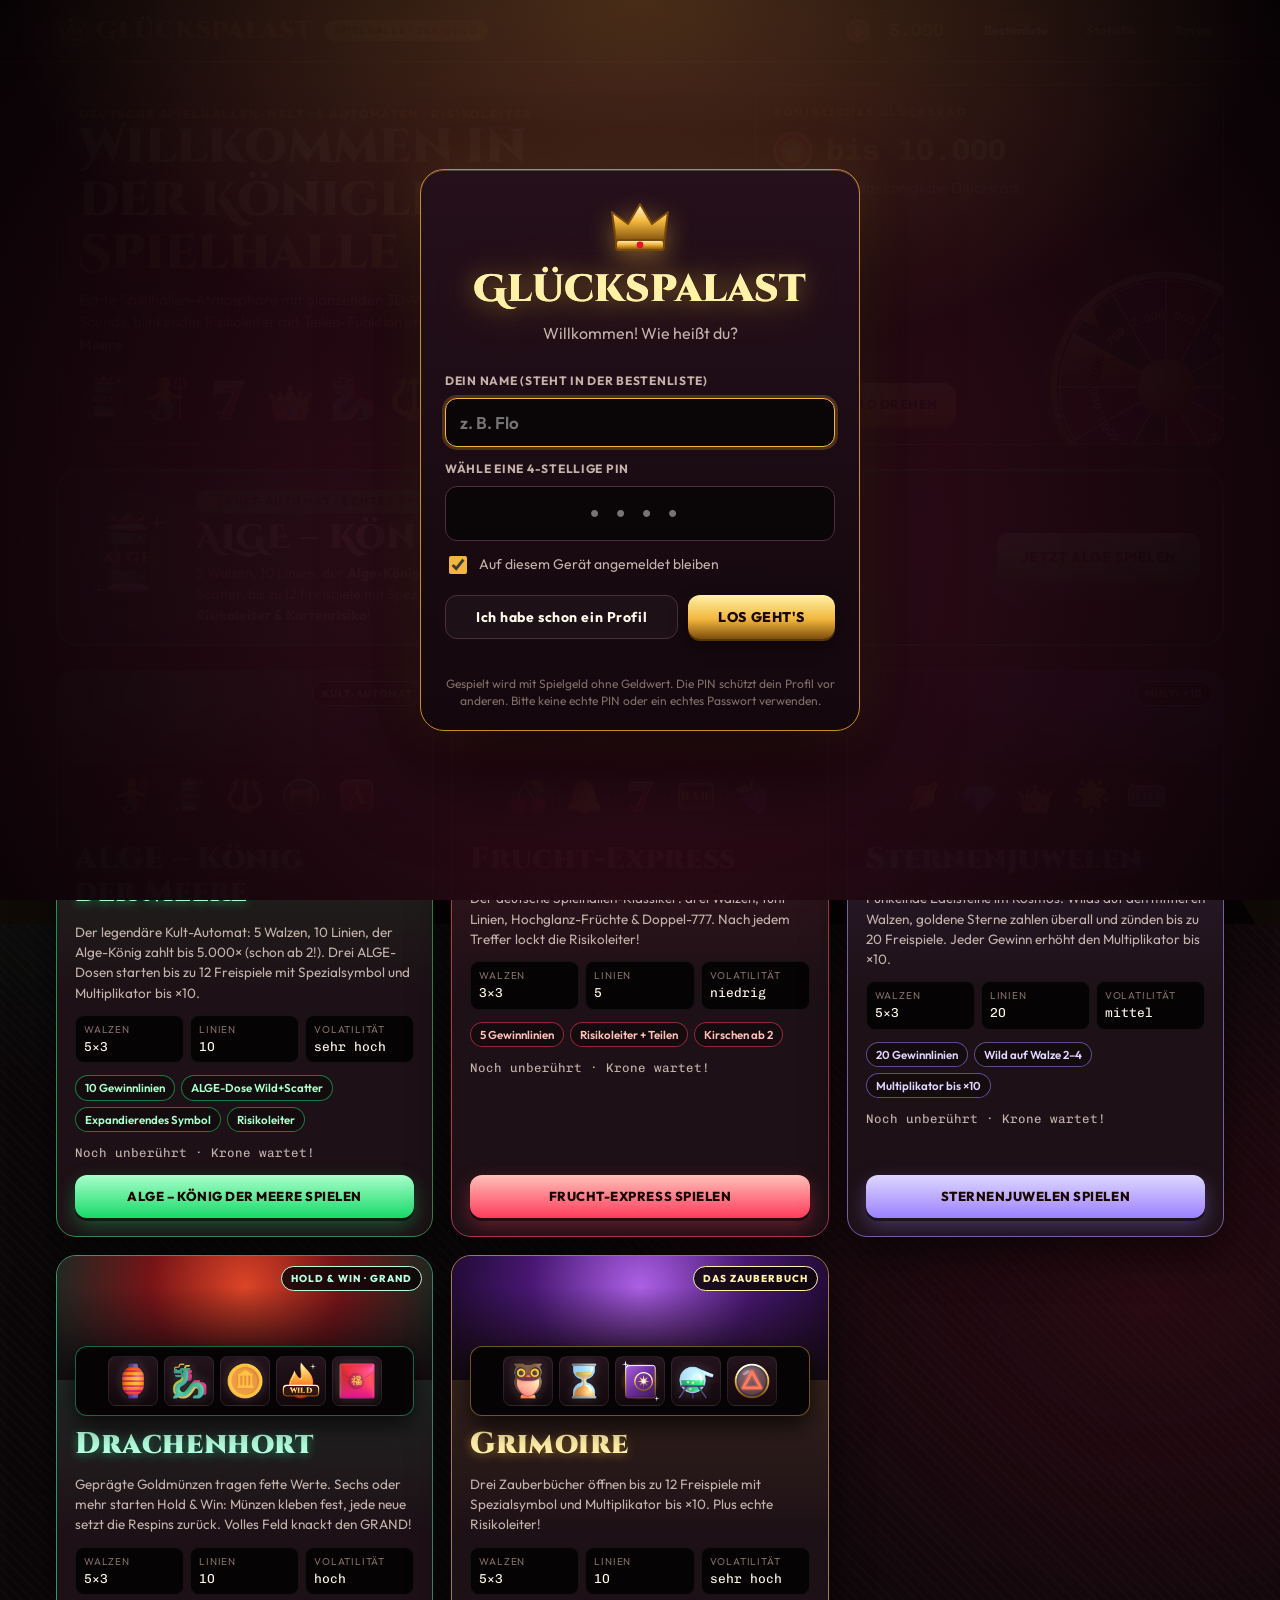
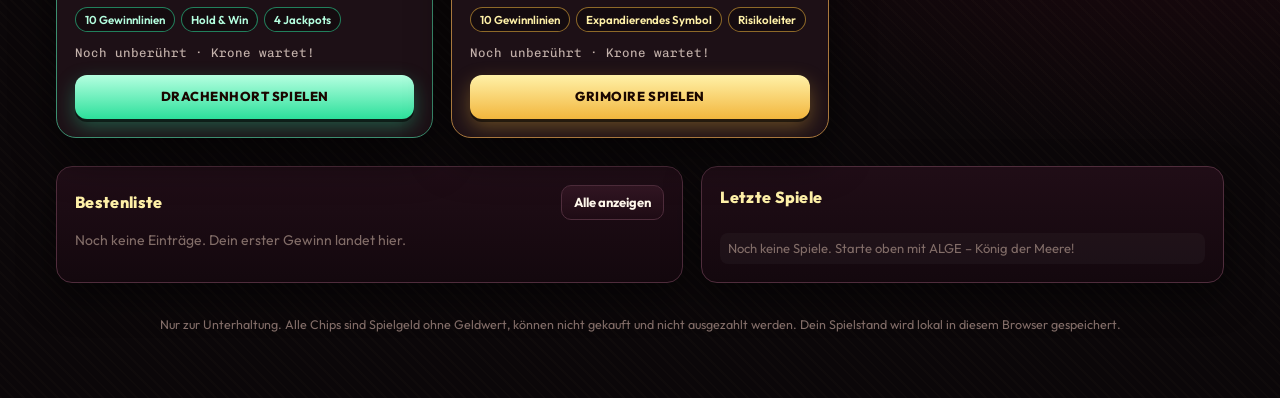
<file: glueckspalast/index.html>
<!doctype html>
<html lang="de">
<head>
<meta charset="utf-8">
<meta name="viewport" content="width=device-width, initial-scale=1, viewport-fit=cover">
<meta name="description" content="Spielgeld-Kasino im Browser mit fünf Spielautomaten, Risikoleiter, Freispiel-Multiplikator und Bestenliste. Kein Echtgeld.">
<meta name="theme-color" content="#170910">
<title>Glückspalast · König der Spielhalle</title>
<link rel="preconnect" href="https://fonts.googleapis.com">
<link rel="preconnect" href="https://fonts.gstatic.com" crossorigin>
<link rel="stylesheet" href="https://fonts.googleapis.com/css2?family=Cinzel+Decorative:wght@700;900&family=Cinzel:wght@700;900&family=Outfit:wght@400;500;600;700;800&family=Chivo+Mono:wght@500;700&display=swap">
<link rel="stylesheet" href="css/style.css">
<link rel="stylesheet" href="css/premium.css">
<link rel="stylesheet" href="css/v7.css">
</head>
<body>

<div class="bgphoto" id="bgphoto" aria-hidden="true"></div>
<canvas id="dust" aria-hidden="true"></canvas>

<header class="topbar">
  <div class="topbar-in">
    <button class="brand" id="home" title="Zur Königlichen Spielhalle">
      <svg class="brand-crown" viewBox="0 0 64 64" aria-hidden="true">
        <defs>
          <linearGradient id="crGold" x1="0" y1="0" x2="0" y2="1">
            <stop offset="0%" stop-color="#fffbe0"/>
            <stop offset="50%" stop-color="#f2b63d"/>
            <stop offset="100%" stop-color="#7d4d0c"/>
          </linearGradient>
        </defs>
        <path d="M8 48 L4 18 L20 32 L32 10 L44 32 L60 18 L56 48 Z" fill="url(#crGold)" stroke="#3d2204" stroke-width="2.5" stroke-linejoin="round"/>
        <rect x="8" y="46" width="48" height="10" rx="3" fill="url(#crGold)" stroke="#3d2204" stroke-width="2"/>
        <circle cx="4" cy="17" r="3.5" fill="#fffbe0"/>
        <circle cx="32" cy="9" r="4.5" fill="#fffbe0"/>
        <circle cx="60" cy="17" r="3.5" fill="#fffbe0"/>
        <circle cx="32" cy="36" r="4" fill="#e6223c"/>
        <circle cx="20" cy="51" r="2.5" fill="#18d968"/>
        <circle cx="32" cy="51" r="2.5" fill="#e6223c"/>
        <circle cx="44" cy="51" r="2.5" fill="#18d968"/>
      </svg>
      <span>Glückspalast</span>
    </button>
    <span class="royal-badge">Spielhalle · 24k Gold</span>
    <div class="spacer"></div>
    <div class="pill" title="Dein Spielgeld-Guthaben in Chips"><span class="chip"></span><span id="balance" class="num">0</span></div>
    <div class="player-chip" id="playerChip" hidden></div>
    <button class="tbtn" id="scoreBtn">Bestenliste</button>
    <button class="tbtn" id="statsBtn">Statistik</button>
    <button class="tbtn" id="soundBtn" aria-pressed="true">Ton an</button>
  </div>
</header>

<main>
  <!-- LOBBY -->
  <section id="lobby">
    <div class="hero">
      <div class="hero-txt">
        <div class="eyebrow">Deutsche Spielhallen-Welt · 5 Automaten · Risikoleiter</div>
        <h1>Willkommen in der Königlichen Spielhalle</h1>
        <p class="lead">Echte Spielhallen-Atmosphäre mit glänzenden 3D-Walzensymbolen, klassischen Spielhallen-Sounds, blinkender Risikoleiter mit Teilen-Funktion und dem Kult-Automaten <b>ALGE – König der Meere</b>.</p>
        <div class="hero-syms" id="heroSyms" aria-hidden="true"></div>
      </div>
      <div class="panel bonus">
        <div>
          <div class="eyebrow">Königliches Glücksrad</div>
          <div class="row" style="margin-top:8px"><span class="chip lg"></span><span class="amt" id="bonusAmt">1.000</span></div>
          <p class="lead" id="bonusInfo" style="margin-top:4px">Alle 24 Stunden ein goldener Dreh am Glücksrad.</p>
        </div>
        <div style="display:flex;gap:8px;flex-wrap:wrap">
          <button class="btn" id="bonusBtn">Glücksrad drehen</button>
          <button class="btn ghost" id="refillBtn" hidden>Gratis-Nachschub (1.000)</button>
        </div>
      </div>
    </div>

    <!-- Spotlight Banner für ALGE – König der Meere -->
    <div class="spotlight">
      <div class="spot-art" id="spotAlge"></div>
      <div>
        <span class="spot-pill">👑 KULT-AUTOMAT · ECHTES SPIELHALLEN-FEELING</span>
        <h2>ALGE – König der Meere</h2>
        <p>5 Walzen, 10 Linien, der <b>Alge-König</b> bis 5.000×, die ikonische <b>ALGE-Dose</b> als Wild &amp; Scatter, bis zu 12 Freispiele mit Spezialsymbol und <b>Multiplikator bis ×10</b> sowie echte <b>Risikoleiter &amp; Kartenrisiko</b>!</p>
      </div>
      <button class="btn" data-open="alge">Jetzt ALGE spielen</button>
    </div>

    <div class="machines" id="machineCards"></div>

    <div class="lobby-lower">
      <div class="panel sb-panel">
        <div class="sb-head"><h3>Bestenliste</h3><button class="tbtn" type="button" id="sbMore">Alle anzeigen</button></div>
        <div id="sbLobby"></div>
      </div>
      <div class="panel">
        <h3>Letzte Spiele</h3>
        <ul class="hist" id="histList"></ul>
      </div>
    </div>
    <p class="foot">Nur zur Unterhaltung. Alle Chips sind Spielgeld ohne Geldwert, können nicht gekauft und nicht ausgezahlt werden. Dein Spielstand wird lokal in diesem Browser gespeichert.</p>
  </section>

  <!-- MACHINE -->
  <section id="machine" hidden>
    <div class="stage">
      <div class="mhead">
        <button class="tbtn" id="backBtn">← Spielhalle</button>
        <h2 id="mTitle"></h2>
        <button class="tbtn" id="payBtn">Gewinnplan</button>
      </div>

      <!-- Hype-O-Meter -->
      <div class="hype-strip" id="hypeStrip">
        <span class="hype-label">👑 KÖNIGS-HYPE</span>
        <div class="hype-track"><div class="hype-fill" id="hypeFill"></div></div>
        <span class="hype-status" id="hypeStatus">WARMLAUFEN</span>
      </div>

      <div class="jackpots" id="jackpots" hidden>
        <div class="jp" data-jp="MINI"><small>MINI</small><b class="num" id="jpMINI"></b></div>
        <div class="jp" data-jp="MINOR"><small>MINOR</small><b class="num" id="jpMINOR"></b></div>
        <div class="jp" data-jp="MAJOR"><small>MAJOR</small><b class="num" id="jpMAJOR"></b></div>
        <div class="jp grand" data-jp="GRAND"><small>GRAND · KÖNIGSTOPF</small><b class="num" id="jpGRAND"></b></div>
      </div>
      <div class="fsbar" id="fsbar" hidden></div>

      <div class="cabinet">
        <div class="chase" aria-hidden="true"></div>
        <div class="cab-in">
          <div class="marquee"><div class="bulbs"><i></i><i></i><i></i></div><span class="t" id="mMarquee"></span><div class="bulbs"><i></i><i></i><i></i></div></div>
          <div class="window" id="window"></div>
          <div class="readout">
            <div><small>Einsatz</small><b id="roBet" class="num">0</b></div>
            <div><small>Gewinn</small><b id="roWin" class="num">0</b></div>
            <div><small>Linien</small><b id="roLines" class="num">0</b></div>
          </div>
        </div>
      </div>

      <div class="msg" id="msg"></div>

      <div class="controls">
        <div class="ctl-l">
          <div class="stepper">
            <button id="betDown" aria-label="Einsatz senken">−</button>
            <div class="v"><small>Einsatz</small><b id="betVal" class="num">10</b></div>
            <button id="betUp" aria-label="Einsatz erhöhen">+</button>
          </div>
          <button class="tbtn" id="maxBet">Max</button>
        </div>
        <button class="spin" id="spinBtn" aria-label="Drehen (Leertaste)">START</button>
        <div class="ctl-r">
          <select class="sel" id="autoSel" aria-label="Autostart">
            <option value="0">Auto aus</option>
            <option value="10">Auto 10</option>
            <option value="25">Auto 25</option>
            <option value="50">Auto 50</option>
            <option value="100">Auto 100</option>
          </select>
          <button class="toggle" id="turboBtn" aria-pressed="false">Turbo</button>
        </div>
      </div>

      <!-- Simulated Stream Hype Chat Ticker -->
      <div class="chat-bar" aria-live="off">
        <span class="chat-pill">LIVE HYPE</span>
        <div class="chat-feed" id="chatFeed">
          <span class="chat-msg"><b>PalastWache:</b> Bereit für die Krone! 👑</span>
          <span class="chat-msg"><b>AlgenFan77:</b> Heute scheppert's richtig!</span>
        </div>
      </div>

      <!-- Spielhallen-Risiko: Risikoleiter & Kartenrisiko -->
      <div class="gamble" id="gamble" hidden role="dialog" aria-modal="true" aria-labelledby="gTitle">
        <div class="gamble-card">
          <div class="gamble-head">
            <div><div class="eyebrow" id="lType">Gewinn</div><h2 id="gTitle">Risiko</h2></div>
            <div class="gamble-tabs" role="tablist">
              <button class="gtab active" id="tabLadder" type="button" role="tab" aria-selected="true">Risikoleiter</button>
              <button class="gtab" id="tabCard" type="button" role="tab" aria-selected="false">Rot / Schwarz</button>
            </div>
          </div>

          <!-- Ansicht 1: Risikoleiter -->
          <div id="viewLadder" class="ladder-wrap">
            <div class="ladder" aria-label="Leiterstufen">
              <div class="ladder-rail l"></div><div class="ladder-rail r"></div>
              <div class="ladder-steps" id="ladderSteps"></div>
            </div>
            <div class="ladder-side">
              <div class="ladder-box">
                <small>Im Risiko</small>
                <b id="lStake" class="num">0</b>
                <dl class="ladder-facts">
                  <div><dt>Nächste Stufe</dt><dd id="lNext" class="num">0</dd></div>
                  <div><dt>Chance</dt><dd id="lChance" class="num">50 %</dd></div>
                  <div><dt>Gesichert</dt><dd id="lBank" class="num">0</dd></div>
                </dl>
              </div>
              <button class="btn-risk" id="lRiskBtn" type="button">▲ Risiko <small>Leertaste</small></button>
              <div class="ladder-subbtns">
                <button class="btn-split" id="lSplitBtn" type="button">½ Teilen</button>
                <button class="btn-collect" id="lTakeBtn" type="button">Annehmen</button>
              </div>
              <p class="ladder-help">Das Licht springt zwischen der nächsten Stufe und dem Absturz. <b>Risiko</b> steigt eine Stufe hoch oder stürzt auf 0. <b>Teilen</b> geht eine Stufe runter und sichert die Differenz.</p>
            </div>
          </div>

          <!-- Ansicht 2: Kartenrisiko Rot / Schwarz -->
          <div id="viewCard" class="card-risk-wrap" hidden>
            <div class="pcard" id="gCard">?</div>
            <div>
              <div class="eyebrow" style="color:var(--gold-hi)">Kartenrisiko · Stufe <span id="gStep">1</span> von 5</div>
              <div style="font-size:15px;margin-top:4px">Im Risiko: <b class="num" id="gStake" style="color:var(--gold-hi);font-size:17px"></b> · Rot oder Schwarz verdoppelt, falsch verliert den Einsatz.</div>
              <div class="gbtns">
                <button class="btn gbtn-red" id="gRed" type="button">♥ Rot</button>
                <button class="btn gbtn-black" id="gBlack" type="button">♠ Schwarz</button>
                <button class="btn ghost" id="gTake" type="button">Einsammeln</button>
              </div>
              <div class="ghist" id="gHist"></div>
            </div>
          </div>
        </div>
      </div>

      <p class="foot">Leertaste startet / drückt hoch · Spielgeld ohne Geldwert</p>
    </div>
  </section>
</main>

<div class="overlay" id="overlay" hidden></div>
<div class="coins" id="coins"></div>
<div class="toast" id="toast"></div>

<script src="js/config.js"></script>
<script src="js/logic.js"></script>
<script src="js/tuning.js"></script>
<script src="js/online.js"></script>
<script src="js/profiles.js"></script>
<script src="js/main.js"></script>
<script src="js/premium.js"></script>
<script src="js/admin.js"></script>
<script src="js/scoreboard.js"></script>
</body>
</html>
</file>
<file: glueckspalast/css/style.css>
/* Grundlayout */
:root{padding-top:env(safe-area-inset-top,0px);padding-bottom:env(safe-area-inset-bottom,0px)}
body{margin:0;font:14px system-ui,sans-serif}
img{max-width:100%}
[hidden]{display:none!important}

/* Authentisches deutsches Spielhallen-Design: Tiefes Anthrazit, Mahagoni, gebürstetes 24k-Gold, Chromkanten & Samt */
:root{
  --bg:#0b0709; --bg2:#140b10; --surface:#1d1016; --surface2:#29161f; --line:#4f2d3c; --well:#050304;
  --gold:#f2b63d; --gold-hi:#fff1a8; --gold-lo:#7d4d0c; --gold-mid:#c98a20;
  --chrome:#d6dde8; --chrome-lo:#5b6475;
  --ivory:#fff8eb; --muted:#c4b2ab; --dim:#826d68;
  --red:#e6223c; --ok:#2ee596; --warn:#ffb830; --alge:#18d968; --alge-hi:#9effc3;
  --acc:#f2b63d; --acc2:#fff1a8;
  --f-royal:'Cinzel Decorative', 'Cinzel', Georgia, serif;
  --f-display:'Cinzel', Georgia, 'Times New Roman', serif;
  --f-body:'Outfit', system-ui, -apple-system, 'Segoe UI', sans-serif;
  --f-num:'Chivo Mono', ui-monospace, 'SFMono-Regular', Menlo, monospace;
  --r:16px;
  color-scheme:dark;
}
*{box-sizing:border-box}
[hidden]{display:none!important}
html,body{min-height:100%}
body{
  background:
    radial-gradient(1200px 520px at 50% -120px, rgba(242,182,61,.2) 0%, rgba(145,18,45,.22) 42%, transparent 72%),
    radial-gradient(800px 600px at 10% 35%, rgba(24,217,104,.07) 0%, transparent 65%),
    radial-gradient(900px 700px at 90% 65%, rgba(130,18,48,.24) 0%, transparent 65%),
    repeating-linear-gradient(45deg, rgba(255,220,140,.014) 0 2px, transparent 2px 8px),
    var(--bg);
  color:var(--ivory); font-family:var(--f-body); font-size:15px; line-height:1.5;
  -webkit-font-smoothing:antialiased; overflow-x:hidden;
}
body::before{content:"";position:fixed;inset:0 0 auto;height:env(safe-area-inset-top,0px);z-index:25;background:var(--bg2)}
button,select{font:inherit;color:inherit}
button{cursor:pointer}
:focus-visible{outline:2px solid var(--gold-hi);outline-offset:2px}
.num{font-family:var(--f-num);font-variant-numeric:tabular-nums}

/* ---------- Ambient Spielhallen-Bokeh & Goldstaub ---------- */
.bgphoto{
  position:fixed;inset:-24px;z-index:-2;pointer-events:none;
  background:
    radial-gradient(circle at 22% 18%, rgba(255,215,110,.12), transparent 36%),
    radial-gradient(circle at 78% 22%, rgba(24,217,104,.09), transparent 38%),
    radial-gradient(circle at 50% 10%, rgba(230,34,60,.14), transparent 50%),
    repeating-conic-gradient(from 0deg at 50% -8%, rgba(242,182,61,.04) 0deg 5deg, transparent 5deg 16deg),
    radial-gradient(130% 95% at 50% 0%, #240c16 0%, #10060a 68%, #060304 100%);
  transition:filter .5s ease;
}
.bgphoto.machine{filter:saturate(1.2) brightness(.95)}
#dust{position:fixed;inset:0;width:100vw;height:100vh;pointer-events:none;z-index:-1;opacity:.8}

/* ---------- Top Bar ---------- */
.topbar{
  position:sticky; top:env(safe-area-inset-top,0px); z-index:20;
  background:linear-gradient(180deg, #210d16 0%, #13070d 100%);
  border-bottom:1.5px solid var(--gold-mid);
  box-shadow:0 1px 0 rgba(255,241,168,.25), 0 12px 34px rgba(0,0,0,.7);
}
.topbar-in{
  max-width:1200px;margin:0 auto;display:flex;align-items:center;gap:12px;flex-wrap:wrap;
  padding-block:10px;
  padding-left:max(16px, env(safe-area-inset-left,0px)); padding-right:max(16px, env(safe-area-inset-right,0px));
}
.brand{
  display:inline-flex;align-items:center;gap:10px;
  font-family:var(--f-royal);font-weight:900;font-size:clamp(18px,3vw,24px);letter-spacing:.03em;
  background:linear-gradient(180deg, #fffbe0 0%, var(--gold) 55%, #a86810 100%);
  -webkit-background-clip:text;background-clip:text;color:transparent;
  border:0;padding:0;filter:drop-shadow(0 2px 10px rgba(242,182,61,.4));white-space:nowrap;
}
.brand-crown{width:30px;height:30px;flex:none;filter:drop-shadow(0 0 8px rgba(255,220,110,.65));animation:crownFloat 3s ease-in-out infinite}
@keyframes crownFloat{50%{transform:translateY(-2px) rotate(-3deg)}}
.royal-badge{
  font-size:10px;font-weight:800;letter-spacing:.14em;text-transform:uppercase;
  padding:3px 9px;border-radius:999px;color:#180700;
  background:linear-gradient(90deg, var(--gold-hi), var(--gold));
  box-shadow:0 0 14px rgba(242,182,61,.4);
}
.spacer{flex:1}
.pill{
  display:flex;align-items:center;gap:9px;
  background:linear-gradient(180deg, #090406, #170a10);
  border:1.5px solid var(--gold-lo);border-radius:999px;padding:6px 14px 6px 8px;
  box-shadow:inset 0 2px 8px rgba(0,0,0,.85), 0 0 16px rgba(242,182,61,.16);
}
.chip{width:22px;height:22px;border-radius:50%;flex:none;
  background:radial-gradient(circle at 50% 50%, var(--gold-hi) 0 30%, var(--gold) 31% 44%, var(--red) 45% 100%);
  box-shadow:inset 0 0 0 2px var(--ivory), 0 0 0 1.5px var(--gold-lo), 0 0 10px rgba(242,182,61,.4)}
.chip.lg{width:38px;height:38px}
#balance{font-size:18px;font-weight:700;color:var(--gold-hi);min-width:6ch;text-align:right;text-shadow:0 0 12px rgba(242,182,61,.35)}
#balance.bump{animation:bump .5s}
@keyframes bump{40%{transform:scale(1.16);color:#fff}}
.lvl{display:flex;flex-direction:column;gap:3px;min-width:118px}
.lvl small{font-size:11px;color:var(--gold-hi);font-weight:600;letter-spacing:.06em;text-transform:uppercase;display:flex;justify-content:space-between;gap:8px}
.bar{height:6px;border-radius:9px;background:var(--well);border:1px solid var(--line);overflow:hidden}
.bar i{display:block;height:100%;background:linear-gradient(90deg,var(--gold-mid),var(--gold-hi));width:0;transition:width .4s;box-shadow:0 0 8px var(--gold)}
.tbtn{
  background:linear-gradient(180deg, #321623, #1e0b14);
  border:1px solid var(--line);border-radius:10px;padding:7px 12px;font-size:13px;font-weight:700;color:var(--ivory);
  transition:border-color .2s, transform .1s, box-shadow .2s;
}
.tbtn:hover{border-color:var(--gold);box-shadow:0 0 12px rgba(242,182,61,.22)}
.tbtn:active{transform:translateY(1px)}
.tbtn[aria-pressed="false"]{color:var(--dim)}

/* ---------- Main Page ---------- */
main{max-width:1200px;margin:0 auto;padding-block:22px 52px;
  padding-left:max(16px, env(safe-area-inset-left,0px)); padding-right:max(16px, env(safe-area-inset-right,0px))}
.eyebrow{font-size:11.5px;letter-spacing:.16em;text-transform:uppercase;color:var(--gold);font-weight:800}
h1,h2,h3{text-wrap:balance;margin:0}
h1{
  font-family:var(--f-royal);font-weight:900;font-size:clamp(28px,4.8vw,48px);line-height:1.1;
  background:linear-gradient(180deg, #fffbe6 0%, var(--gold-hi) 45%, var(--gold) 100%);
  -webkit-background-clip:text;background-clip:text;color:transparent;
  filter:drop-shadow(0 4px 18px rgba(242,182,61,.28));
}
h2{font-family:var(--f-display);font-weight:900;font-size:clamp(22px,3.4vw,30px);line-height:1.12;letter-spacing:.02em}
h3{font-size:16px;font-weight:800;letter-spacing:.02em;color:var(--gold-hi)}
.lead{color:var(--muted);max-width:64ch;margin:8px 0 0}

.hero{display:grid;grid-template-columns:1.45fr 1fr;gap:20px;align-items:stretch;margin-bottom:24px}
.hero-txt{
  padding:20px 22px;border-radius:20px;
  background:linear-gradient(135deg, rgba(42,16,29,.88), rgba(18,7,13,.95));
  border:1.5px solid rgba(242,182,61,.4);
  box-shadow:0 20px 50px rgba(0,0,0,.6), inset 0 1px 0 rgba(255,241,168,.2);
  position:relative;overflow:hidden;
}
.hero-txt::after{
  content:"";position:absolute;inset:-40% -20% auto auto;width:280px;height:280px;border-radius:50%;
  background:radial-gradient(circle, rgba(24,217,104,.16), transparent 70%);pointer-events:none;
}
.panel{
  background:linear-gradient(180deg, rgba(34,14,24,.94), rgba(20,8,14,.97));
  border:1px solid var(--line);border-radius:var(--r);padding:18px;
  box-shadow:0 14px 34px rgba(0,0,0,.5);
}
.bonus{
  display:flex;flex-direction:column;gap:12px;justify-content:space-between;
  background:linear-gradient(155deg, #361324 0%, #1a0811 100%);
  border:1.5px solid var(--gold-mid);
  box-shadow:0 20px 50px rgba(0,0,0,.6), 0 0 32px rgba(242,182,61,.14), inset 0 1px 0 rgba(255,241,168,.25);
}
.bonus .row{display:flex;align-items:center;gap:14px}
.bonus .amt{font-family:var(--f-num);font-size:30px;font-weight:700;color:var(--gold-hi);text-shadow:0 0 16px rgba(242,182,61,.4)}
.btn{
  border:0;border-radius:12px;padding:12px 18px;font-weight:800;letter-spacing:.04em;text-transform:uppercase;font-size:13px;
  background:linear-gradient(180deg, var(--gold-hi) 0%, var(--gold) 55%, var(--gold-mid) 100%);
  color:#1a0700;box-shadow:0 3px 0 var(--gold-lo), 0 10px 22px rgba(0,0,0,.5), 0 0 18px rgba(242,182,61,.25);
  transition:filter .15s, transform .1s;
}
.btn:hover{filter:brightness(1.08)}
.btn:active{transform:translateY(2px)}
.btn:disabled{filter:grayscale(.85) brightness(.55);cursor:not-allowed}
.btn.ghost{background:var(--surface2);color:var(--ivory);border:1px solid var(--line);box-shadow:none;text-transform:none;font-size:14px}

/* ---------- Featured ALGE Spotlight Banner ---------- */
.spotlight{
  display:grid;grid-template-columns:auto 1fr auto;gap:20px;align-items:center;
  margin-bottom:24px;padding:18px 22px;border-radius:22px;
  background:
    radial-gradient(circle at 15% 50%, rgba(24,217,104,.24), transparent 55%),
    linear-gradient(135deg, #0b2b1d 0%, #141c24 52%, #241019 100%);
  border:2px solid var(--alge);
  box-shadow:0 20px 50px rgba(0,0,0,.65), 0 0 32px rgba(24,217,104,.22), inset 0 1px 0 rgba(158,255,195,.35);
}
.spot-art{width:96px;height:96px;flex:none;filter:drop-shadow(0 8px 16px rgba(0,0,0,.7)) drop-shadow(0 0 18px rgba(24,217,104,.55));animation:bob 2.6s ease-in-out infinite}
.spot-art svg{width:100%;height:100%;display:block;overflow:visible}
.spot-pill{
  display:inline-flex;align-items:center;gap:6px;font-size:11px;font-weight:800;letter-spacing:.14em;text-transform:uppercase;
  padding:3px 10px;border-radius:999px;background:var(--alge);color:#031c0d;margin-bottom:6px;
}
.spotlight h2{color:#fff;font-family:var(--f-royal);font-size:clamp(22px,3.6vw,34px);text-shadow:0 0 20px rgba(24,217,104,.5)}
.spotlight p{margin:6px 0 0;color:#d6eee0;font-size:14px;max-width:62ch}
.spotlight .btn{background:linear-gradient(180deg, #b8ffd4, #18d968 60%, #0b8a3f);color:#031c0d;box-shadow:0 3px 0 #054d22, 0 10px 24px rgba(24,217,104,.35);padding:14px 24px;font-size:14px}

/* ---------- Machine Cards ---------- */
.machines{display:grid;grid-template-columns:repeat(3,minmax(0,1fr));gap:18px}
.mcard{
  position:relative;display:flex;flex-direction:column;gap:12px;border-radius:20px;padding:18px;
  background:linear-gradient(180deg,color-mix(in srgb,var(--acc) 20%,var(--surface)) 0%,var(--surface) 58%);
  border:1.5px solid color-mix(in srgb,var(--acc) 55%,var(--line));overflow:hidden;
  box-shadow:0 18px 40px rgba(0,0,0,.58), inset 0 1px 0 rgba(255,255,255,.15);
  transition:transform .22s ease, box-shadow .22s ease, border-color .22s ease;
}
.mcard:hover{
  transform:translateY(-4px);
  border-color:var(--acc2);
  box-shadow:0 24px 50px rgba(0,0,0,.7), 0 0 28px color-mix(in srgb,var(--acc) 35%,transparent);
}
.mcard .photo{
  height:124px;margin:-18px -18px 0;position:relative;overflow:hidden;
  background:var(--card-art);
}
.mcard .photo::after{
  content:"";position:absolute;inset:0;
  background:linear-gradient(180deg, rgba(11,7,9,.05) 25%, rgba(20,10,15,.94) 100%);
}
.mcard .hype-ribbon{
  position:absolute;top:10px;right:10px;z-index:2;
  font-size:10px;font-weight:800;letter-spacing:.1em;text-transform:uppercase;
  padding:4px 9px;border-radius:999px;
  background:rgba(10,4,7,.82);border:1px solid var(--acc2);color:var(--acc2);
  backdrop-filter:blur(4px);
}
.mcard .photo + .preview{margin-top:-46px;position:relative;z-index:1;box-shadow:0 10px 24px rgba(0,0,0,.7);border:1px solid color-mix(in srgb,var(--acc) 45%,transparent)}
.mcard .preview{display:flex;gap:6px;background:var(--well);border-radius:12px;padding:9px;justify-content:center;
  box-shadow:inset 0 2px 12px rgba(0,0,0,.75)}
.mcard .preview span{width:50px;height:50px;padding:4px;display:grid;place-items:center;border-radius:8px;
  background:linear-gradient(180deg, #24131c, #11080c);border:1px solid rgba(255,255,255,.08)}
.mcard h2{color:var(--acc2);text-shadow:0 2px 10px color-mix(in srgb,var(--acc) 45%,transparent)}
.mcard p{margin:0;color:var(--muted);font-size:13.5px}
.facts{display:grid;grid-template-columns:repeat(3,1fr);gap:6px;margin:0}
.facts div{background:var(--well);border:1px solid rgba(255,255,255,.06);border-radius:9px;padding:6px 8px}
.facts dt{font-size:10px;letter-spacing:.08em;text-transform:uppercase;color:var(--dim)}
.facts dd{margin:0;font-family:var(--f-num);font-size:13px;color:var(--ivory)}
.tags{display:flex;flex-wrap:wrap;gap:6px}
.tag{font-size:11.5px;font-weight:600;padding:3px 9px;border-radius:999px;border:1px solid color-mix(in srgb,var(--acc) 55%,transparent);color:var(--acc2);background:rgba(0,0,0,.28)}
.mcard .btn{margin-top:auto;background:linear-gradient(180deg, var(--acc2), var(--acc));box-shadow:0 3px 0 rgba(0,0,0,.55), 0 8px 20px color-mix(in srgb,var(--acc) 35%,transparent)}

.m-alge{--acc:#18d968;--acc2:#a8ffcb;--card-art:radial-gradient(circle at 30% 25%, #19b85c 0%, #095932 52%, #051c14 100%)}
.m-frucht{--acc:#ff3b5c;--acc2:#ffc0b8;--card-art:radial-gradient(circle at 25% 30%, #ff5268 0%, #8f1126 55%, #2b060e 100%)}
.m-sterne{--acc:#9b82ff;--acc2:#ded6ff;--card-art:radial-gradient(circle at 75% 25%, #6650e8 0%, #241763 55%, #0c0724 100%)}
.m-drache{--acc:#2ce09b;--acc2:#b5ffe0;--card-art:radial-gradient(circle at 50% 25%, #e84828 0%, #7d1418 45%, #0e2e24 100%)}
.m-buch{--acc:#f2b63d;--acc2:#fff1a8;--card-art:radial-gradient(circle at 50% 25%, #b565f2 0%, #4b1878 52%, #190829 100%)}

.lobby-lower{display:grid;grid-template-columns:1.2fr 1fr;gap:18px;margin-top:28px}
.ach{display:grid;grid-template-columns:repeat(auto-fill,minmax(160px,1fr));gap:8px;margin-top:12px}
.ach div{border:1px dashed var(--line);border-radius:10px;padding:8px 10px;font-size:12.5px;color:var(--dim)}
.ach div b{display:block;color:var(--muted);font-weight:700}
.ach div.done{border-style:solid;border-color:var(--gold-mid);background:linear-gradient(135deg, rgba(242,182,61,.14), rgba(242,182,61,.04));color:var(--muted)}
.ach div.done b{color:var(--gold-hi)}
.hist{list-style:none;margin:12px 0 0;padding:0;display:flex;flex-direction:column;gap:2px;max-height:330px;overflow:auto}
.hist li{display:grid;grid-template-columns:1fr auto auto;gap:12px;padding:6px 8px;border-radius:8px;font-size:13px}
.hist li:nth-child(odd){background:rgba(255,255,255,.03)}
.hist .w{color:var(--ok);font-weight:700} .hist .l{color:var(--dim)}
.empty{color:var(--dim);font-size:13px;margin-top:12px}
.foot{margin-top:32px;color:var(--dim);font-size:12.5px;text-align:center}

/* ---------- Machine View & Hype-O-Meter ---------- */
.mhead{display:flex;align-items:center;gap:10px;margin-bottom:12px;flex-wrap:wrap}
.mhead h2{color:var(--acc2);flex:1;min-width:0;text-shadow:0 0 18px color-mix(in srgb,var(--acc) 55%,transparent)}
.stage{max-width:860px;margin:0 auto}

.hype-strip{
  display:flex;align-items:center;gap:12px;margin-bottom:12px;padding:8px 14px;border-radius:14px;
  background:linear-gradient(90deg, #1a0b12, #29101c 50%, #1a0b12);
  border:1px solid var(--gold-lo);box-shadow:0 8px 24px rgba(0,0,0,.5);
}
.hype-label{font-size:11px;font-weight:800;letter-spacing:.12em;text-transform:uppercase;color:var(--gold-hi);white-space:nowrap;display:flex;align-items:center;gap:6px}
.hype-track{flex:1;height:10px;border-radius:999px;background:var(--well);border:1px solid var(--line);overflow:hidden;position:relative}
.hype-fill{
  height:100%;width:18%;border-radius:999px;
  background:linear-gradient(90deg, #18d968, #f2b63d, #ff385c, #fff1a8);
  background-size:200% 100%;animation:hypeFlow 2s linear infinite;
  transition:width .45s cubic-bezier(.2,1.4,.4,1);
  box-shadow:0 0 14px rgba(242,182,61,.75);
}
@keyframes hypeFlow{to{background-position:200% 0}}
.hype-status{font-size:12px;font-weight:800;color:var(--gold-hi);white-space:nowrap;letter-spacing:.04em}
.hype-strip.fire{border-color:var(--gold-hi);box-shadow:0 0 24px rgba(255,120,40,.45)}
.hype-strip.fire .hype-status{color:#fff;text-shadow:0 0 10px #ff5e2b;animation:teaser .45s ease-in-out infinite alternate}

/* Authentischer Spielhallen-Automatenrahmen (Chrome + 24k Gold + tiefes Kabinett) */
.cabinet{
  position:relative;border-radius:28px;padding:15px;
  background:linear-gradient(155deg, #fff6c4 0%, var(--gold) 24%, var(--gold-lo) 52%, var(--gold) 80%, #fff6c4 100%);
  box-shadow:0 32px 70px rgba(0,0,0,.78), 0 0 38px rgba(242,182,61,.24), inset 0 2px 1px rgba(255,255,255,.75);
}
.cab-in{
  border-radius:18px;padding:14px;
  background:
    radial-gradient(120% 80% at 50% 0%, color-mix(in srgb,var(--acc) 26%,transparent), transparent 65%),
    linear-gradient(180deg, #160910 0%, #0b0408 100%);
  border:2px solid #2b2f3a;
  box-shadow:inset 0 0 32px rgba(0,0,0,.9);
}
.marquee{
  display:flex;justify-content:center;align-items:center;gap:12px;margin-bottom:12px;flex-wrap:wrap;
  border-radius:14px;padding:12px 14px;
  background:
    radial-gradient(circle at 50% 50%, color-mix(in srgb,var(--acc) 36%,transparent), transparent 72%),
    linear-gradient(180deg, rgba(255,255,255,.07), rgba(0,0,0,.55));
  border:1.5px solid color-mix(in srgb,var(--acc) 55%,var(--gold-lo));
  box-shadow:inset 0 1px 0 rgba(255,255,255,.18), 0 6px 18px rgba(0,0,0,.5);
}
.marquee .t{
  font-family:var(--f-royal);font-weight:900;font-size:clamp(19px,3.8vw,29px);letter-spacing:.04em;
  color:var(--acc2);text-shadow:0 2px 0 #1c060c, 0 0 18px color-mix(in srgb,var(--acc) 85%,transparent);
}
.bulbs{display:flex;gap:7px}
.bulbs i{width:9px;height:9px;border-radius:50%;background:var(--gold-hi);box-shadow:0 0 10px var(--gold-hi);animation:bulb 1s infinite}
.bulbs i:nth-child(2n){animation-delay:.5s}
@keyframes bulb{50%{opacity:.22;box-shadow:none}}

.jackpots{display:grid;grid-template-columns:repeat(4,1fr);gap:7px;margin-bottom:12px}
.jp{background:linear-gradient(180deg, #14080e, #080306);border-radius:11px;padding:6px 8px;text-align:center;border:1px solid var(--line)}
.jp small{display:block;font-size:10px;font-weight:800;letter-spacing:.14em;color:var(--muted)}
.jp b{font-family:var(--f-num);font-size:14.5px;color:var(--ivory)}
.jp.grand{border:1.5px solid var(--gold);background:linear-gradient(180deg, #301708, #120602);box-shadow:0 0 16px rgba(242,182,61,.22)}
.jp.grand b{color:var(--gold-hi);text-shadow:0 0 10px rgba(242,182,61,.5)}
.jp.hit{animation:jphit .5s 5}
@keyframes jphit{50%{background:var(--gold);color:#000}}

.fsbar{
  display:flex;justify-content:space-between;gap:10px;align-items:center;margin-bottom:12px;padding:9px 14px;border-radius:12px;
  background:linear-gradient(90deg, color-mix(in srgb,var(--acc) 38%,var(--well)), color-mix(in srgb,var(--gold) 25%,var(--well)));
  border:1.5px solid var(--gold-hi);font-weight:700;box-shadow:0 0 22px color-mix(in srgb,var(--acc) 45%,transparent);
}

/* Spielhallen-Walzenfenster mit Chrom-/Goldrahmen und realistischer Walzen-Wölbung */
.window{
  --cell:clamp(56px, calc((min(100vw, 860px) - 150px) / var(--cols)), 130px);
  position:relative;display:grid;grid-template-columns:repeat(var(--cols),minmax(0,1fr));gap:7px;padding:9px;
  background:linear-gradient(180deg, #030203, #0a0709 50%, #030203);
  border-radius:14px;border:2px solid var(--gold-mid);
  box-shadow:inset 0 10px 30px rgba(0,0,0,.98), inset 0 -10px 30px rgba(0,0,0,.98), 0 0 0 2px #1b1e26;
}
.m-frucht .window{--cell:clamp(72px, calc((min(100vw, 600px) - 150px) / 3), 132px);max-width:520px;margin:0 auto}
.reel{
  position:relative;height:calc(var(--rows) * var(--cell));overflow:hidden;border-radius:9px;
  border:1px solid rgba(255,241,168,.18);
  background:linear-gradient(180deg,#e9dcc4 0%,#fffaf0 30%,#fffaf0 70%,#e2d2b6 100%);
}
/* Realistische Walzen-Rundung oben/unten + seitliche Trennlinie */
.reel::after{
  content:"";position:absolute;inset:0;pointer-events:none;
  background:
    linear-gradient(90deg, rgba(0,0,0,.28), transparent 10%, transparent 90%, rgba(0,0,0,.28)),
    linear-gradient(180deg, rgba(0,0,0,.52), rgba(0,0,0,.12) 12%, transparent 24%, transparent 76%, rgba(0,0,0,.12) 88%, rgba(0,0,0,.52));
}
.m-alge .reel{
  background:
    radial-gradient(1px 1px at 20% 25%, rgba(158,255,195,.6) 60%, transparent),
    radial-gradient(1px 1px at 78% 72%, rgba(255,241,168,.55) 60%, transparent),
    radial-gradient(130% 65% at 50% 50%, rgba(16,130,78,.36), transparent 72%),
    linear-gradient(180deg, #051813 0%, #0b2e24 35%, #0e382c 50%, #0b2e24 65%, #051813 100%);
}
.m-sterne .reel{background:
  radial-gradient(1.2px 1.2px at 18% 22%,#fff 60%,transparent),radial-gradient(1px 1px at 72% 12%,#fff 60%,transparent),
  radial-gradient(1.4px 1.4px at 40% 58%,#d9d2ff 60%,transparent),radial-gradient(1px 1px at 85% 46%,#fff 60%,transparent),
  radial-gradient(1.2px 1.2px at 25% 84%,#fff 60%,transparent),radial-gradient(1px 1px at 64% 76%,#cfe8ff 60%,transparent),
  radial-gradient(120% 60% at 50% 50%,rgba(138,124,255,.38),transparent 70%),
  linear-gradient(180deg,#100b29,#261f5e 50%,#100b29);background-size:100% calc(var(--cell) * 1)}
.m-drache .reel{background:
  repeating-linear-gradient(45deg,rgba(247,201,72,.06) 0 2px,transparent 2px 14px),repeating-linear-gradient(-45deg,rgba(247,201,72,.06) 0 2px,transparent 2px 14px),
  radial-gradient(120% 60% at 50% 50%,rgba(47,191,143,.32),transparent 70%),linear-gradient(180deg,#091e17,#143a2e 50%,#091e17)}
.m-frucht .reel{background:radial-gradient(120% 60% at 50% 50%,#fffef8,transparent 75%),linear-gradient(180deg,#dfd0b0 0%,#fff9ec 30%,#fff9ec 70%,#d9c7a3 100%)}
.m-buch .reel{background:
  radial-gradient(1px 1px at 22% 30%,rgba(255,230,170,.8) 60%,transparent),radial-gradient(1px 1px at 76% 64%,rgba(255,230,170,.7) 60%,transparent),
  radial-gradient(120% 60% at 50% 50%,rgba(245,184,65,.28),transparent 70%),linear-gradient(180deg,#1a0c26,#331947 50%,#1a0c26)}

.strip{will-change:transform}
.strip.blur{filter:blur(1.3px)}
.cell{height:var(--cell);display:grid;place-items:center;position:relative;transition:opacity .3s}
.cell .g{font-size:calc(var(--cell) * .56);line-height:1}
.cell .lbl{position:absolute;bottom:5%;left:50%;transform:translateX(-50%);font-family:var(--f-num);font-weight:700;
  font-size:calc(var(--cell) * .16);background:rgba(0,0,0,.85);color:var(--gold-hi);padding:1px .42em;border-radius:.35em;border:1px solid rgba(242,182,61,.5);white-space:nowrap}
.cell .lbl.jpl{color:#fff;background:var(--red);border-color:#fff}
.cell.blank{opacity:.25}
.cell.locked{background:radial-gradient(circle,color-mix(in srgb,var(--acc) 45%,transparent),transparent 70%)}
.cell.locked.new{animation:pop .45s}
@keyframes pop{0%{transform:scale(.4)}70%{transform:scale(1.18)}}
.cell.flick .g{filter:blur(2px);opacity:.6}
.window.dim .cell:not(.win){opacity:.3}
.cell.win .g{animation:wbounce .75s ease-in-out infinite}
@keyframes wbounce{0%,100%{transform:scale(1) rotate(0)}30%{transform:scale(1.16) rotate(-4deg)}60%{transform:scale(1.08) rotate(3deg)}}
.cell.win::after{content:"";position:absolute;inset:3px;border-radius:8px;pointer-events:none;
  background:linear-gradient(115deg,transparent 38%,rgba(255,255,255,.78) 50%,transparent 62%) 0 0/300% 100% no-repeat;animation:shine 1.2s ease-in-out infinite}
@keyframes shine{from{background-position:150% 0}to{background-position:-50% 0}}
.cell.win::before{content:"";position:absolute;inset:3px;border-radius:8px;border:3px solid var(--gold-hi);box-shadow:0 0 18px var(--gold), inset 0 0 14px var(--acc)}
.lines{position:absolute;inset:0;pointer-events:none;width:100%;height:100%;overflow:visible}
.lines polyline{fill:none;stroke-width:5;stroke-linejoin:round;stroke-linecap:round;opacity:.92;filter:drop-shadow(0 0 6px rgba(0,0,0,.95))}

.readout{display:grid;grid-template-columns:repeat(3,1fr);gap:8px;margin-top:12px}
.readout div{background:linear-gradient(180deg, #11060b, #070204);border-radius:11px;padding:7px 11px;border:1px solid var(--line);box-shadow:inset 0 2px 6px rgba(0,0,0,.8)}
.readout small{display:block;font-size:10px;font-weight:700;letter-spacing:.12em;text-transform:uppercase;color:var(--muted)}
.readout b{font-family:var(--f-num);font-size:clamp(16px,3.2vw,22px);color:var(--gold-hi);text-shadow:0 0 10px rgba(242,182,61,.45)}

.msg{min-height:56px;margin:14px 0 8px;text-align:center}
.msg .main{font-weight:800;font-size:18px;color:var(--gold-hi);text-shadow:0 2px 10px rgba(0,0,0,.7)}
.wins{display:flex;flex-wrap:wrap;gap:6px;justify-content:center;margin-top:6px}
.wins > span{font-size:12.5px;background:var(--surface2);border:1px solid var(--gold-lo);border-radius:999px;padding:3px 11px}

.controls{
  display:grid;grid-template-columns:1fr auto 1fr;gap:14px;align-items:center;
  background:linear-gradient(180deg, #26101b, #15070e);
  border:1.5px solid var(--gold-lo);border-radius:20px;padding:13px 16px;
  box-shadow:0 16px 36px rgba(0,0,0,.6);
}
.ctl-l,.ctl-r{display:flex;gap:10px;align-items:center;flex-wrap:wrap}
.ctl-r{justify-content:flex-end}
.stepper{display:flex;align-items:center;background:var(--well);border-radius:12px;border:1px solid var(--line)}
.stepper button{width:40px;height:44px;border:0;background:none;font-size:21px;font-weight:800;color:var(--gold-hi)}
.stepper button:disabled{color:var(--dim);cursor:not-allowed}
.stepper .v{min-width:74px;text-align:center}
.stepper .v small{display:block;font-size:10px;color:var(--muted);letter-spacing:.1em;text-transform:uppercase;line-height:1}
.stepper .v b{font-family:var(--f-num);font-size:16px;color:var(--ivory)}
.spin{
  width:98px;height:98px;border-radius:50%;border:0;font-family:var(--f-royal);font-weight:900;font-size:18px;letter-spacing:.04em;color:#1b0700;
  background:radial-gradient(circle at 35% 28%, #fffbe0, var(--gold) 58%, #9e6312 100%);
  box-shadow:0 0 0 5px var(--gold-lo), 0 0 0 8px var(--gold-hi), 0 12px 28px rgba(0,0,0,.68), 0 0 36px rgba(242,182,61,.55);
  transition:transform .1s;
}
.spin:active{transform:scale(.95)}
.spin:disabled{filter:grayscale(.75) brightness(.65);cursor:not-allowed}
.spin.stop{background:radial-gradient(circle at 35% 30%,#ffd6dc,var(--red) 60%,#7a0d20);color:#fff}
select.sel{background:var(--well);border:1px solid var(--line);border-radius:10px;padding:9px 10px;color:var(--ivory);font-weight:600}
.toggle{display:flex;align-items:center;gap:6px;font-size:13px;font-weight:700;color:var(--muted);background:var(--well);border:1px solid var(--line);border-radius:10px;padding:9px 12px}
.toggle[aria-pressed="true"]{color:#1b0700;background:linear-gradient(180deg, var(--gold-hi), var(--gold));border-color:var(--gold-hi);box-shadow:0 0 14px rgba(242,182,61,.4)}

/* ---------- Stream-Chat Hype Ticker ---------- */
.chat-bar{
  margin-top:12px;display:flex;align-items:center;gap:10px;padding:8px 12px;border-radius:12px;
  background:rgba(10,4,7,.82);border:1px solid var(--line);overflow:hidden;
}
.chat-pill{
  font-size:10px;font-weight:800;letter-spacing:.1em;text-transform:uppercase;
  padding:3px 8px;border-radius:6px;background:var(--red);color:#fff;flex:none;
  display:inline-flex;align-items:center;gap:5px;
}
.chat-pill::before{content:"";width:6px;height:6px;border-radius:50%;background:#fff;animation:bulb .8s infinite}
.chat-feed{flex:1;display:flex;gap:10px;overflow:hidden;white-space:nowrap;font-size:12.5px}
.chat-msg{display:inline-flex;align-items:center;gap:5px;padding:2px 9px;border-radius:999px;background:rgba(255,255,255,.06);animation:tin .28s}
.chat-msg b{color:var(--gold-hi)}

/* ---------- Spielhallen-Risikoleiter (klassischer Stil) & Kartenrisiko ---------- */
.gamble{
  margin-top:16px;
  background:linear-gradient(155deg, #161822 0%, #0b0c12 100%);
  border:2px solid var(--gold);border-radius:20px;padding:16px;
  box-shadow:0 20px 50px rgba(0,0,0,.78), 0 0 32px rgba(242,182,61,.3);
}
.gamble-tabs{display:flex;gap:8px;margin-bottom:14px;border-bottom:1px solid #2b3040;padding-bottom:10px}
.gtab{
  flex:1;padding:9px 12px;border-radius:10px;border:1px solid #33394b;background:#1c202c;
  font-weight:800;font-size:13px;letter-spacing:.04em;text-transform:uppercase;color:var(--muted);
}
.gtab.active{
  background:linear-gradient(180deg, var(--gold-hi), var(--gold));color:#1a0700;border-color:var(--gold-hi);
  box-shadow:0 0 16px rgba(242,182,61,.4);
}
.ladder-wrap{display:grid;grid-template-columns:1.15fr 1fr;gap:18px;align-items:center}
.ladder-steps{display:flex;flex-direction:column;gap:4px;background:#07080c;padding:10px;border-radius:14px;border:1.5px solid #2f3547}
.lstep{
  display:flex;justify-content:space-between;align-items:center;padding:5px 12px;border-radius:7px;
  font-family:var(--f-num);font-weight:700;font-size:14px;
  background:#141720;color:#6c758c;border:1px solid #222634;transition:all .08s;
}
.lstep.safe{border-left:4px solid #38e59d}
.lstep.top{background:linear-gradient(90deg, #3d2406, #241404);color:var(--gold);border-color:var(--gold-lo)}
.lstep.cur{background:linear-gradient(90deg, #1b4d32, #0f2e1e);color:#fff;border-color:var(--ok);box-shadow:0 0 12px rgba(46,229,150,.45)}
.lstep.blink-on{
  background:linear-gradient(90deg, #fff1a8, #f2b63d);color:#1a0700;border-color:#fff;
  box-shadow:0 0 18px rgba(255,241,168,.85);transform:scale(1.02);
}
.lstep.zero.blink-on{
  background:linear-gradient(90deg, #ff5e73, #c81428);color:#fff;border-color:#fff;
  box-shadow:0 0 18px rgba(255,46,76,.85);
}
.ladder-side{display:flex;flex-direction:column;gap:12px}
.ladder-box{background:#0b0d14;border:1px solid #2c3142;border-radius:14px;padding:14px;text-align:center}
.ladder-box small{display:block;font-size:11px;letter-spacing:.12em;text-transform:uppercase;color:var(--muted)}
.ladder-box b{font-family:var(--f-num);font-size:28px;color:var(--gold-hi);text-shadow:0 0 14px rgba(242,182,61,.5)}
.ladder-btns{display:flex;flex-direction:column;gap:9px}
.btn-risk{
  background:linear-gradient(180deg, #ffe066 0%, #f59e0b 55%, #b45309 100%);
  color:#1a0700;font-size:15px;padding:14px;border-radius:12px;border:0;font-weight:900;letter-spacing:.04em;
  box-shadow:0 4px 0 #78350f, 0 0 22px rgba(245,158,11,.5);animation:breathe 1.6s ease-in-out infinite;
}
.ladder-subbtns{display:grid;grid-template-columns:1fr 1fr;gap:8px}
.btn-split{background:linear-gradient(180deg, #38bdf8, #0284c7);color:#fff;border:0;border-radius:10px;padding:10px;font-weight:800;font-size:13px;box-shadow:0 3px 0 #075985}
.btn-collect{background:linear-gradient(180deg, #4ade80, #16a34a);color:#041f0d;border:0;border-radius:10px;padding:10px;font-weight:800;font-size:13px;box-shadow:0 3px 0 #14532d}
.btn-split:disabled,.btn-collect:disabled,.btn-risk:disabled{opacity:.45;cursor:not-allowed;animation:none}

.card-risk-wrap{display:grid;grid-template-columns:auto 1fr;gap:18px;align-items:center}
.pcard{width:80px;height:112px;border-radius:10px;display:grid;place-items:center;font-size:44px;
  background:repeating-linear-gradient(45deg,#8a0d22 0 6px,#b81430 6px 12px);border:3px solid var(--gold-hi);box-shadow:0 8px 20px rgba(0,0,0,.65);transition:transform .3s}
.pcard.face{background:#fffaf0;color:#111}
.pcard.face.red{color:#d4142a}
.pcard.flip{animation:flip .35s}
@keyframes flip{50%{transform:rotateY(90deg)}}
.gamble .gbtns{display:flex;gap:9px;flex-wrap:wrap;margin-top:10px}
.gbtn-red{background:linear-gradient(#ff6374,#c81428);color:#fff;box-shadow:0 3px 0 #660612, 0 0 18px rgba(255,60,80,.45)}
.gbtn-black{background:linear-gradient(#4a4a55,#121218);color:#fff;border:1px solid #777;box-shadow:0 3px 0 #000}
.ghist{display:flex;gap:5px;margin-top:9px;font-size:18px;min-height:24px}
.ghist span{background:#fffaf0;border-radius:5px;padding:0 5px;color:#111;font-weight:700}
.ghist span.red{color:#d4142a}

/* ---------- Overlays & Big Win ---------- */
.overlay{position:fixed;inset:0;z-index:50;display:grid;place-items:center;background:rgba(6,2,4,.86);backdrop-filter:blur(6px);
  padding:max(16px,env(safe-area-inset-top,0px)) max(16px,env(safe-area-inset-right,0px)) max(16px,env(safe-area-inset-bottom,0px)) max(16px,env(safe-area-inset-left,0px));overflow:hidden}
.big{text-align:center;cursor:pointer;position:relative;z-index:1}
.big .t{
  font-family:var(--f-royal);font-weight:900;font-size:clamp(38px,9.5vw,88px);line-height:1.04;
  background:linear-gradient(180deg,#fffbe6,var(--gold-hi) 42%,var(--gold) 72%,var(--gold-lo));
  -webkit-background-clip:text;background-clip:text;color:transparent;
  filter:drop-shadow(0 5px 0 #4d2c06) drop-shadow(0 0 36px rgba(242,182,61,.65));
  animation:zoom .6s cubic-bezier(.2,1.6,.4,1);
}
.big .a{font-family:var(--f-num);font-size:clamp(32px,7.5vw,66px);font-weight:700;color:#fff;margin-top:10px;text-shadow:0 0 24px rgba(242,182,61,.6)}
.big .s{color:var(--gold-hi);font-weight:600;margin-top:10px}
@keyframes zoom{from{transform:scale(.2);opacity:0}}
.modal{background:linear-gradient(180deg, #26101b, #14070e);border:1.5px solid var(--gold-mid);border-radius:20px;width:min(760px,100%);max-height:86vh;display:flex;flex-direction:column;overflow:hidden;
  box-shadow:0 30px 90px rgba(0,0,0,.8)}
.modal header{display:flex;align-items:center;gap:12px;padding:14px 18px;border-bottom:1px solid var(--line)}
.modal header h2{flex:1;font-size:23px;color:var(--gold-hi)}
.modal .body{padding:16px 18px 20px;overflow:auto}
.ptable{width:100%;border-collapse:collapse;font-size:14px}
.ptable th{text-align:left;font-size:11px;letter-spacing:.1em;text-transform:uppercase;color:var(--muted);font-weight:700;padding:6px 8px;border-bottom:1px solid var(--line)}
.ptable td{padding:6px 8px;border-bottom:1px solid rgba(255,255,255,.06)}
.ptable td.n{font-family:var(--f-num);text-align:right}
.ptable th.n{text-align:right}
.ptable .sym{font-size:24px}
.ptable .sym.txt{font-family:var(--f-display);font-size:16px}
.tw{overflow-x:auto}
.paylines{display:grid;grid-template-columns:repeat(auto-fill,minmax(86px,1fr));gap:8px;margin-top:10px}
.pl{background:var(--well);border-radius:8px;padding:6px}
.pl small{display:block;font-size:11px;color:var(--muted);margin-bottom:4px}
.pl .g{display:grid;gap:2px}
.pl .g i{height:9px;border-radius:2px;background:var(--surface2)}
.pl .g i.on{background:var(--acc)}
.rules{color:var(--muted);font-size:14px;max-width:68ch}
.rules li{margin-bottom:5px}
.statgrid{display:grid;grid-template-columns:repeat(4,1fr);gap:8px;margin-bottom:16px}
.stat{background:var(--well);border:1px solid var(--line);border-radius:10px;padding:10px 12px}
.stat small{display:block;font-size:11px;letter-spacing:.08em;text-transform:uppercase;color:var(--muted)}
.stat b{font-family:var(--f-num);font-size:18px;color:var(--gold-hi)}
.toast{position:fixed;left:50%;bottom:calc(20px + env(safe-area-inset-bottom,0px));transform:translateX(-50%);z-index:60;display:flex;flex-direction:column;gap:8px;align-items:center;pointer-events:none;width:min(440px,calc(100% - 32px))}
.toast div{background:linear-gradient(180deg, #331424, #1e0914);border:1.5px solid var(--gold);color:var(--gold-hi);font-weight:700;padding:10px 16px;border-radius:12px;box-shadow:0 12px 32px rgba(0,0,0,.7);animation:tin .3s;font-size:14px;text-align:center}
@keyframes tin{from{transform:translateY(16px);opacity:0}}
.confirm-row{display:flex;gap:10px;justify-content:flex-end;margin-top:16px;flex-wrap:wrap}

/* ---------- Bling, Teaser & Particles ---------- */
#fx{position:fixed;inset:0;width:100vw;height:100vh;pointer-events:none;z-index:55}
.reel.tease{z-index:1;box-shadow:0 0 0 3px #fff,0 0 34px 8px var(--gold),0 0 70px 16px var(--acc);animation:tease .28s ease-in-out infinite alternate}
.reel.tease::after{background:linear-gradient(180deg,color-mix(in srgb,var(--gold) 65%,transparent),transparent 28%,transparent 72%,color-mix(in srgb,var(--gold) 65%,transparent))}
@keyframes tease{to{box-shadow:0 0 0 4px var(--gold-hi),0 0 50px 16px var(--gold-hi),0 0 110px 28px var(--red)}}
.window.tension{animation:tension .1s linear infinite}
@keyframes tension{25%{transform:translate(2px,-1.5px)}75%{transform:translate(-2px,1.5px)}}
.cell.land{animation:land .6s cubic-bezier(.2,1.8,.4,1)}
@keyframes land{0%{transform:scale(1.75);filter:brightness(2.8)}100%{transform:scale(1)}}
.teaser{font-family:var(--f-royal);font-weight:900;font-size:clamp(18px,4vw,28px);line-height:1.15;color:var(--gold-hi);text-shadow:0 0 20px var(--red), 0 0 12px var(--gold);animation:teaser .4s ease-in-out infinite alternate}
@keyframes teaser{to{transform:scale(1.07);color:#fff}}
.nm{color:var(--warn);font-weight:700}
.floatwin{position:absolute;left:50%;top:46%;z-index:5;pointer-events:none;text-align:center;animation:floatwin 1.4s cubic-bezier(.2,1.4,.4,1) forwards}
.floatwin b{display:block;font-family:var(--f-royal);font-weight:900;font-size:clamp(28px,6.5vw,58px);white-space:nowrap;
  background:linear-gradient(180deg,#fffbe6,var(--gold-hi) 45%,var(--gold));-webkit-background-clip:text;background-clip:text;color:transparent;
  filter:drop-shadow(0 3px 0 #4d2c06) drop-shadow(0 0 24px var(--gold))}
.floatwin span{font-family:var(--f-num);font-size:clamp(22px,5vw,40px);font-weight:700;color:#fff;text-shadow:0 0 16px var(--gold)}
@keyframes floatwin{0%{transform:translate(-50%,-50%) scale(.3);opacity:0}20%{transform:translate(-50%,-50%) scale(1.14);opacity:1}80%{opacity:1}100%{transform:translate(-50%,-78%) scale(1);opacity:0}}
.flash{position:fixed;inset:0;pointer-events:none;z-index:54;opacity:0;background:radial-gradient(circle,rgba(255,248,215,.95),rgba(242,182,61,.4) 55%,transparent 80%);animation:flash .55s ease-out}
@keyframes flash{from{opacity:var(--o,1)}to{opacity:0}}
body.shake main{animation:shake .5s}
@keyframes shake{10%,90%{transform:translate(-2.5px,1.5px)}20%,80%{transform:translate(4.5px,-2.5px)}30%,50%,70%{transform:translate(-6.5px,3.5px)}40%,60%{transform:translate(6.5px,-3.5px)}}
.rays{position:absolute;left:50%;top:50%;width:250vmax;height:250vmax;margin:-125vmax 0 0 -125vmax;pointer-events:none;
  background:repeating-conic-gradient(from 0deg,rgba(242,182,61,.2) 0 9deg,transparent 9deg 18deg);
  -webkit-mask:radial-gradient(circle,#000 0,transparent 44%);mask:radial-gradient(circle,#000 0,transparent 44%);animation:rays 12s linear infinite}
@keyframes rays{to{transform:rotate(360deg)}}
.big .t.up{animation:tierup .55s cubic-bezier(.2,1.8,.4,1)}
@keyframes tierup{0%{transform:scale(1.95);filter:brightness(3)}}
.cabinet.spinning .bulbs i{animation-duration:.25s}
.cabinet.hot{animation:hot 1s ease-in-out infinite alternate}
@keyframes hot{from{box-shadow:0 32px 70px rgba(0,0,0,.75),0 0 28px 6px var(--gold)}to{box-shadow:0 32px 70px rgba(0,0,0,.75),0 0 65px 18px var(--gold-hi)}}
.spin:not(:disabled):not(.stop){animation:breathe 2.2s ease-in-out infinite}
@keyframes breathe{50%{box-shadow:0 0 0 5px var(--gold-lo),0 0 0 8px var(--gold-hi),0 12px 28px rgba(0,0,0,.68),0 0 58px 14px rgba(242,182,61,.75)}}
.readout b.rolling{color:#fff;text-shadow:0 0 18px var(--gold-hi)}

/* ---------- 3D Vector Symbols & Chase Lights ---------- */
.cell .g.svg{display:block;width:calc(var(--cell) * .88);height:calc(var(--cell) * .88);filter:drop-shadow(0 5px 4px rgba(0,0,0,.55))}
.g.svg svg,.psym svg,.mini svg,.hero-syms svg,.mcard .preview svg{width:100%;height:100%;display:block;overflow:visible}
.cell.sym-star .g.svg,.cell.sym-coin .g.svg,.cell.sym-book .g.svg,.cell.sym-algecan .g.svg{animation:idleglow 1.7s ease-in-out infinite}
@keyframes idleglow{50%{filter:drop-shadow(0 0 14px rgba(255,230,130,.95)) drop-shadow(0 5px 4px rgba(0,0,0,.55))}}
.mini{display:inline-block;width:1.45em;height:1.45em;vertical-align:-.38em;margin:0 .05em}
.psym{display:inline-block;width:46px;height:46px}
.hero-syms{display:flex;gap:12px;margin-top:18px;flex-wrap:wrap}
.hero-syms span{width:50px;height:50px;animation:bob 2.5s ease-in-out infinite;filter:drop-shadow(0 8px 8px rgba(0,0,0,.65))}
@keyframes bob{50%{transform:translateY(-9px) rotate(5deg)}}
.lines polyline{stroke-dasharray:1;stroke-dashoffset:1;animation:draw .55s ease-out forwards}
@keyframes draw{to{stroke-dashoffset:0}}
.chase{position:absolute;inset:2px;border-radius:26px;padding:10px;pointer-events:none;z-index:2;
  background:radial-gradient(circle,#fffbe8 0 2.2px,var(--gold-hi) 3px,rgba(245,216,145,0) 5.5px) 0 0/16px 16px;
  -webkit-mask:linear-gradient(#000 0 0) content-box,linear-gradient(#000 0 0);-webkit-mask-composite:xor;mask-composite:exclude;
  animation:chase 1.6s linear infinite}
@keyframes chase{to{background-position:16px 16px}}
.cabinet.spinning .chase{animation-duration:.32s}
.cabinet.winning .chase{animation-duration:.22s;background-image:radial-gradient(circle,#fff 0 2.6px,var(--gold-hi) 3.4px,rgba(255,255,255,0) 6px)}
.cabinet.winning{box-shadow:0 32px 70px rgba(0,0,0,.75),0 0 56px 14px var(--gold)}
.streak{display:inline-block;margin-left:8px;padding:2px 11px;border-radius:999px;font-size:13px;font-weight:800;color:#1b0700;
  background:linear-gradient(90deg,#fff0a8,#ff6b3d);box-shadow:0 0 16px rgba(255,120,60,.75);animation:teaser .45s ease-in-out infinite alternate}
.wheelbox{position:relative;z-index:1;text-align:center;display:flex;flex-direction:column;align-items:center;gap:6px;width:100%}
.wheelbox h2{color:var(--gold-hi);font-family:var(--f-royal);font-size:clamp(28px,6vw,44px)}
.wheel{position:relative;width:min(360px,80vw);aspect-ratio:1;max-width:100%;margin:14px 0 6px}
.wrot{width:100%;height:100%;border-radius:50%;box-shadow:0 0 0 6px var(--gold-lo),0 0 80px 18px rgba(242,182,61,.45)}
.wrot svg{width:100%;height:100%;display:block}
.wpointer{position:absolute;left:50%;top:-16px;width:36px;height:46px;margin-left:-18px;z-index:3;transform-origin:50% 10%;
  background:linear-gradient(var(--gold-hi),var(--gold) 60%,var(--gold-lo));clip-path:polygon(0 0,100% 0,50% 100%)}
.wpointer.wob{animation:wob .14s}
@keyframes wob{50%{transform:rotate(-16deg)}}
.wbtn{position:absolute;left:50%;top:50%;width:27%;aspect-ratio:1;transform:translate(-50%,-50%);border-radius:50%;border:0;z-index:3;
  font-family:var(--f-royal);font-weight:900;font-size:clamp(14px,3.6vw,20px);color:#1b0700;
  background:radial-gradient(circle at 35% 30%,#fffbe0,var(--gold) 60%,var(--gold-lo));box-shadow:0 0 0 4px var(--gold-lo),0 6px 16px rgba(0,0,0,.5)}
.wbtn:not(:disabled){animation:breathe 1.6s ease-in-out infinite}
.wamt{font-family:var(--f-num);font-size:clamp(30px,7vw,54px);font-weight:700;color:var(--ivory);min-height:1.25em;text-shadow:0 0 20px rgba(242,182,61,.65)}
.cell.expand{animation:expandIn .5s cubic-bezier(.2,1.6,.4,1)}
@keyframes expandIn{0%{transform:scaleY(.15);filter:brightness(3)}100%{transform:scaleY(1)}}
.reveal{width:min(200px,45vw);aspect-ratio:1;margin:14px auto 8px;filter:drop-shadow(0 0 28px var(--gold))}
.reveal svg{width:100%;height:100%;display:block;overflow:visible}
.reveal.final{animation:tierup .6s cubic-bezier(.2,1.8,.4,1)}

@media (max-width:980px){
  .machines{grid-template-columns:repeat(2,minmax(0,1fr))}
}
@media (max-width:860px){
  .hero,.lobby-lower,.spotlight{grid-template-columns:1fr}
  .spotlight{text-align:center;justify-items:center}
  .machines{grid-template-columns:1fr}
  .ladder-wrap{grid-template-columns:1fr}
}
@media (max-width:600px){
  .controls{grid-template-columns:1fr auto;grid-template-areas:"l s" "r s"}
  .ctl-l{grid-area:l}.ctl-r{grid-area:r;justify-content:flex-start}.spin{grid-area:s}
  .spin{width:82px;height:82px;font-size:15px}
  .jackpots{grid-template-columns:repeat(2,1fr)}
  .statgrid{grid-template-columns:repeat(2,1fr)}
  .lvl{min-width:84px}
  .cabinet{padding:9px;border-radius:20px}.cab-in{padding:9px}
  .window{gap:4px;padding:5px}
  .window{--cell:clamp(48px, calc((100vw - 90px) / var(--cols)), 128px)}
  .m-frucht .window{--cell:clamp(64px, calc((100vw - 110px) / 3), 132px)}
  .card-risk-wrap{grid-template-columns:1fr;justify-items:center;text-align:center}
  .gamble .gbtns{justify-content:center}
}
@media (prefers-reduced-motion:reduce){
  *,*::before,*::after{animation-duration:.01ms!important;animation-iteration-count:1!important}
  .strip.blur{filter:none}
}

/* ===== Premium-Symbole: 3D-Icons (Microsoft Fluent Emoji 3D, MIT-Lizenz) + Relief + Goldkacheln ===== */
.emo{display:block;width:100%;height:100%;background-position:center;background-size:contain;background-repeat:no-repeat;
  filter:drop-shadow(0 0 1.2px rgba(0,0,0,.85)) drop-shadow(0 0 5px rgba(255,255,255,.18))}
.g.tile{position:relative;border-radius:20%;padding:11%;
  background:radial-gradient(circle at 50% 38%,var(--t1) 0%,var(--t2) 52%,var(--t3) 100%);
  box-shadow:inset 0 0 0 1.5px rgba(255,255,255,.45),inset 0 -8px 14px rgba(0,0,0,.5),inset 0 6px 10px rgba(255,255,255,.18),
    0 0 0 3px var(--f1),0 0 0 5px var(--f2),0 0 0 6px rgba(0,0,0,.6),0 8px 14px rgba(0,0,0,.6)!important;
  filter:none!important}
.g.tile::after{content:"";position:absolute;left:8%;right:8%;top:5%;height:42%;border-radius:50% 50% 45% 45%/60% 60% 40% 40%;
  background:linear-gradient(180deg,rgba(255,255,255,.42),rgba(255,255,255,0));pointer-events:none}
.g.tile.gold{--f1:#f9dc7c;--f2:#9a6512;--t1:#c22a3c;--t2:#6e0a1c;--t3:#25040b}
.g.tile.royal{--f1:#f9dc7c;--f2:#9a6512;--t1:#4a3cc9;--t2:#20146e;--t3:#0b0630}
.g.tile.jade{--f1:#f9dc7c;--f2:#9a6512;--t1:#1f9a72;--t2:#0b4a36;--t3:#03190f}
.g.tile.silver{--f1:#f2f5fb;--f2:#6d7587;--t1:#2d6fae;--t2:#123a66;--t3:#06152a}
.cell.win .g.tile{box-shadow:inset 0 0 0 1.5px rgba(255,255,255,.6),inset 0 -8px 14px rgba(0,0,0,.4),0 0 0 3px #fff3c0,0 0 0 5px var(--f1),0 0 26px 6px var(--acc)!important}
.strip.blur .g.svg use{filter:none}
.emo-cherry{background-image:url(../assets/symbols/cherry.webp)}
.emo-lemon{background-image:url(../assets/symbols/lemon.webp)}
.emo-orange{background-image:url(../assets/symbols/orange.webp)}
.emo-grape{background-image:url(../assets/symbols/grape.webp)}
.emo-bell{background-image:url(../assets/symbols/bell.webp)}
.emo-planet{background-image:url(../assets/symbols/planet.webp)}
.emo-moon{background-image:url(../assets/symbols/moon.webp)}
.emo-comet{background-image:url(../assets/symbols/comet.webp)}
.emo-orb{background-image:url(../assets/symbols/orb.webp)}
.emo-ring{background-image:url(../assets/symbols/ring.webp)}
.emo-gem{background-image:url(../assets/symbols/gem.webp)}
.emo-crown{background-image:url(../assets/symbols/crown.webp)}
.emo-star{background-image:url(../assets/symbols/star.webp)}
.emo-lantern{background-image:url(../assets/symbols/lantern.webp)}
.emo-envelope{background-image:url(../assets/symbols/envelope.webp)}
.emo-dragon{background-image:url(../assets/symbols/dragon.webp)}
.emo-coin{background-image:url(../assets/symbols/coin.webp)}
.emo-candle{background-image:url(../assets/symbols/candle.webp)}
.emo-potion{background-image:url(../assets/symbols/potion.webp)}
.emo-owl{background-image:url(../assets/symbols/owl.webp)}
.emo-hourglass{background-image:url(../assets/symbols/hourglass.webp)}
.emo-anchor{background-image:url(../assets/symbols/anchor.webp)}
.emo-shell{background-image:url(../assets/symbols/shell.webp)}
.emo-trident{background-image:url(../assets/symbols/trident.webp)}
.emo-merman{background-image:url(../assets/symbols/merman.webp)}
</file>
<file: glueckspalast/css/premium.css>
/* ================= Premium-Optik =================
   Ergänzt style.css: Laufschrift, Linien-Markierungen, Glas, Karten-Kippeffekt,
   Mini-Glücksrad, Einbettungs-Modus und das geheime Admin-Panel. */

:root{
  --led:#ffb02e; --led-hi:#fff0b8; --led-off:rgba(255,176,46,.08);
  --gpa-bg:#120a0e; --gpa-line:rgba(242,182,61,.28); --gpa-field:#0a0507;
}

/* ---------- Seitenwechsel ---------- */
#lobby:not([hidden]), #machine:not([hidden]){animation:gpEnter .45s cubic-bezier(.2,.8,.2,1)}
@keyframes gpEnter{from{opacity:0;transform:translateY(10px) scale(.992)}}

/* ---------- LED-Laufschrift unter dem Automatennamen ---------- */
.ledbar{
  position:relative;height:34px;margin:-2px 0 12px;border-radius:9px;overflow:hidden;
  background:#070304;border:1.5px solid #2b1a0c;
  box-shadow:inset 0 0 14px rgba(0,0,0,.95), inset 0 0 0 1px rgba(255,176,46,.12), 0 1px 0 rgba(255,255,255,.06);
}
.ledbar::before{ /* ausgeschaltete LED-Punkte */
  content:"";position:absolute;inset:0;pointer-events:none;
  background:radial-gradient(circle, var(--led-off) 0 1.1px, transparent 1.6px) 0 0/4px 4px;
}
.ledbar::after{ /* Punktraster über der Schrift + Glas */
  content:"";position:absolute;inset:0;pointer-events:none;
  background:
    radial-gradient(circle, transparent 0 1.35px, rgba(7,3,4,.5) 1.8px) 0 0/4px 4px,
    linear-gradient(180deg, rgba(255,255,255,.07), transparent 45%);
}
.ledtext{
  position:absolute;inset:0;display:flex;align-items:center;justify-content:center;white-space:nowrap;
  font-family:var(--f-num);font-weight:700;font-size:21px;letter-spacing:.14em;text-transform:uppercase;
  color:#ffc04d;text-shadow:0 0 4px #ffd27a, 0 0 10px var(--led), 0 0 20px rgba(255,140,0,.6);
}
.ledtext span{display:inline-block}
.ledtext.scroll{justify-content:flex-start}
.ledtext.scroll span{padding-left:100%;animation:ledScroll var(--dur,9s) linear infinite}
@keyframes ledScroll{to{transform:translateX(-100%)}}
.ledtext.spin span{animation:ledBlink .5s steps(2) infinite}
.ledtext.win{color:var(--led-hi);text-shadow:0 0 6px #fff, 0 0 18px var(--led), 0 0 30px rgba(255,140,0,.8)}
.ledtext.win span{animation:ledPulse .55s ease-in-out 4}
@keyframes ledBlink{50%{opacity:.25}}
@keyframes ledPulse{50%{transform:scale(1.12)}}

/* ---------- Glasscheibe über den Walzen ---------- */
.window::after{
  content:"";position:absolute;inset:0;border-radius:inherit;pointer-events:none;z-index:2;
  background:
    linear-gradient(112deg, rgba(255,255,255,.11) 0%, rgba(255,255,255,.035) 26%, transparent 27.5%, transparent 61%, rgba(255,255,255,.05) 62.5%, transparent 71%),
    linear-gradient(180deg, rgba(255,255,255,.09), transparent 9%, transparent 91%, rgba(0,0,0,.3));
}
.window .lines{z-index:3}
/* Lichtblitz, wenn eine Walze stoppt */
.reel.glint::before{
  content:"";position:absolute;inset:-10% -60%;z-index:2;pointer-events:none;
  background:linear-gradient(100deg, transparent 40%, rgba(255,255,255,.55) 50%, transparent 60%);
  animation:glint .55s ease-out forwards;
}
@keyframes glint{from{transform:translateX(-60%)}to{transform:translateX(60%);opacity:0}}

/* ---------- Gewinnlinien-Markierungen links und rechts ---------- */
.window.has-markers{padding-left:32px;padding-right:32px;--cell:clamp(52px, calc((min(100vw, 860px) - 210px) / var(--cols)), 124px)}
.m-frucht .window.has-markers{--cell:clamp(68px, calc((min(100vw, 600px) - 210px) / 3), 128px);max-width:580px}
.plm{
  position:absolute;z-index:4;transform:translateY(-50%);width:24px;height:var(--h,18px);min-height:12px;padding:0;
  display:grid;place-items:center;border-radius:6px;cursor:pointer;
  font:800 10.5px/1 var(--f-num);color:var(--lc);background:#0d0709;
  border:1.5px solid color-mix(in srgb,var(--lc) 70%,#000);
  box-shadow:inset 0 1px 0 rgba(255,255,255,.12), 0 2px 4px rgba(0,0,0,.6);
  transition:background .2s, color .2s, box-shadow .2s, transform .2s;
}
.plm.l{left:5px}.plm.r{right:5px}
.plm:hover,.plm:focus-visible{background:color-mix(in srgb,var(--lc) 35%,#0d0709);color:#fff}
.plm.on{
  background:var(--lc);color:#120708;border-color:#fff;
  box-shadow:0 0 0 1px rgba(0,0,0,.5), 0 0 12px var(--lc), 0 0 22px var(--lc);
  animation:plmOn .7s ease-in-out infinite alternate;
}
@keyframes plmOn{to{transform:translateY(-50%) scale(1.12)}}
.lines polyline.pv{fill:none;stroke-dasharray:none;stroke-dashoffset:0;animation:none;opacity:1;stroke-width:5;stroke-linejoin:round;stroke-linecap:round;filter:drop-shadow(0 0 6px rgba(0,0,0,.9)) drop-shadow(0 0 10px currentColor)}

/* ---------- Dreh-Knopf: LED-Ring während die Walzen laufen ---------- */
.spin{position:relative;isolation:isolate}
.spin::after{
  content:"";position:absolute;inset:-11px;border-radius:50%;z-index:-1;pointer-events:none;opacity:0;
  background:conic-gradient(from 0deg, transparent 0 62%, var(--acc2) 82%, #fff 88%, transparent 92%);
  -webkit-mask:radial-gradient(circle, transparent 0 calc(50% - 5px), #000 calc(50% - 4px));
          mask:radial-gradient(circle, transparent 0 calc(50% - 5px), #000 calc(50% - 4px));
  transition:opacity .25s;
}
body.gp-reeling .spin::after, .spin.stop::after{opacity:1;animation:ring .8s linear infinite}
@keyframes ring{to{transform:rotate(360deg)}}

/* ---------- Automatenkarten: 3D-Kippeffekt mit Lichtreflex ---------- */
.mcard.tilt{
  transform:perspective(1000px) rotateX(var(--rx,0deg)) rotateY(var(--ry,0deg)) translateY(-4px);
  transition:transform .08s linear, box-shadow .22s ease, border-color .22s ease;
}
.mcard::after{
  content:"";position:absolute;inset:0;border-radius:inherit;pointer-events:none;opacity:0;z-index:3;
  background:radial-gradient(420px circle at var(--gx,50%) var(--gy,0%), rgba(255,255,255,.16), transparent 42%);
  transition:opacity .25s;
}
.mcard.tilt::after{opacity:1}
.mcard .tune-dot{position:absolute;top:12px;left:12px;z-index:4}

/* ---------- Mini-Glücksrad im Bonus-Panel ---------- */
.panel.bonus{position:relative;overflow:hidden}
.panel.bonus > *{position:relative;z-index:1}
.wheel-mini{
  position:absolute!important;z-index:0!important;right:-58px;bottom:-58px;width:230px;aspect-ratio:1;padding:0;border:0;
  background:none;border-radius:50%;cursor:pointer;opacity:.42;filter:saturate(.7);transition:opacity .3s, filter .3s;
}
.wheel-mini svg{width:100%;height:100%;display:block;animation:wheelIdle 40s linear infinite}
.wheel-mini.ready{opacity:.95;filter:drop-shadow(0 0 26px rgba(242,182,61,.45))}
.wheel-mini.ready svg{animation-duration:14s}
.wheel-mini::after{
  content:"";position:absolute;left:50%;top:2px;width:22px;height:28px;margin-left:-11px;
  background:linear-gradient(var(--gold-hi),var(--gold) 60%,var(--gold-lo));clip-path:polygon(0 0,100% 0,50% 100%);
  transform:rotate(-45deg);transform-origin:50% 120px;
}
@keyframes wheelIdle{to{transform:rotate(360deg)}}

/* ---------- Hinweis "Quoten angepasst" ---------- */
.tune-chip{
  display:inline-flex;align-items:center;gap:6px;padding:4px 10px;border-radius:999px;
  font:700 11.5px/1.2 var(--f-body);letter-spacing:.04em;color:#1b1206;background:#ffb830;
  box-shadow:0 0 0 1px rgba(0,0,0,.4), 0 0 14px rgba(255,184,48,.35);
}
.tune-chip::before{content:"";width:7px;height:7px;border-radius:50%;background:#1b1206}

/* ---------- Einbettung (Overlay auf fremder Webseite) ---------- */
.gp-embed-close{margin-left:4px;border-color:var(--gold-mid)!important;color:var(--gold-hi)!important}

/* ================= Admin-Panel ================= */
.gpa-veil{
  position:fixed;inset:0;z-index:90;display:grid;place-items:center;
  background:radial-gradient(circle at 50% 40%, rgba(40,14,24,.93), rgba(6,2,4,.97));
  padding:max(16px,env(safe-area-inset-top,0px)) max(16px,env(safe-area-inset-right,0px)) max(16px,env(safe-area-inset-bottom,0px)) max(16px,env(safe-area-inset-left,0px));
}
.gpa-login{
  width:min(380px,100%);text-align:center;padding:26px 24px 22px;border-radius:22px;color:var(--ivory);
  background:linear-gradient(180deg,#24101a,#12070c);border:1.5px solid var(--gold-mid);
  box-shadow:0 30px 80px rgba(0,0,0,.7), 0 0 40px rgba(242,182,61,.15), inset 0 1px 0 rgba(255,241,168,.2);
  animation:gpEnter .35s cubic-bezier(.2,.8,.2,1);
}
.gpa-login.bad{animation:gpaShake .45s}
@keyframes gpaShake{20%,60%{transform:translateX(-9px)}40%,80%{transform:translateX(9px)}}
.gpa-dial{width:74px;height:74px;margin:0 auto 10px}
.gpa-login h2{font-family:var(--f-royal);font-weight:900;font-size:26px;color:var(--gold-hi);margin:0}
.gpa-login p{color:var(--muted);margin:6px 0 16px;font-size:14px}
.gpa-input{
  width:100%;padding:13px 14px;border-radius:12px;border:1.5px solid var(--line);background:var(--gpa-field);color:var(--ivory);
  font:600 16px var(--f-body);letter-spacing:.08em;text-align:center;
}
.gpa-input:focus{outline:none;border-color:var(--gold);box-shadow:0 0 0 3px rgba(242,182,61,.22)}
.gpa-err{min-height:20px;margin:8px 0 4px!important;color:#ff8a98!important;font-weight:600}
.gpa-row{display:flex;gap:10px;justify-content:center;flex-wrap:wrap}
.gpa-btn{
  border:0;border-radius:11px;padding:11px 18px;font:800 13px var(--f-body);letter-spacing:.05em;text-transform:uppercase;cursor:pointer;
  color:#1b0700;background:linear-gradient(var(--gold-hi),var(--gold) 55%,var(--gold-lo));box-shadow:0 2px 0 #5a3508, 0 8px 18px rgba(0,0,0,.45);
}
.gpa-btn:hover{filter:brightness(1.08)}
.gpa-btn:disabled{filter:grayscale(.8) brightness(.6);cursor:not-allowed}
.gpa-btn.ghost{background:#1d1016;color:var(--ivory);border:1px solid var(--line);box-shadow:none}
.gpa-btn.danger{background:#3a0d16;color:#ffd0d6;border:1px solid #7a1f2f;box-shadow:none}
.gpa-btn.small{padding:8px 12px;font-size:11.5px}

.gpa-panel{
  position:fixed;z-index:85;top:0;right:0;bottom:0;width:min(440px,100vw);display:flex;flex-direction:column;
  background:var(--gpa-bg);border-left:1.5px solid var(--gold-mid);color:var(--ivory);
  box-shadow:-30px 0 80px rgba(0,0,0,.65);
  padding-top:env(safe-area-inset-top,0px);padding-bottom:env(safe-area-inset-bottom,0px);padding-right:env(safe-area-inset-right,0px);
  animation:gpaIn .35s cubic-bezier(.2,.8,.2,1);
}
@keyframes gpaIn{from{transform:translateX(100%)}}
.gpa-head{display:flex;align-items:flex-start;gap:12px;padding:18px 18px 12px;border-bottom:1px solid var(--gpa-line)}
.gpa-head h2{margin:2px 0 0;font-family:var(--f-royal);font-weight:900;font-size:24px;color:var(--gold-hi);flex:1}
.gpa-eyebrow{font:700 11px var(--f-body);letter-spacing:.14em;text-transform:uppercase;color:var(--gold)}
.gpa-x{width:38px;height:38px;border-radius:10px;border:1px solid var(--line);background:#1d1016;color:var(--ivory);font-size:16px;cursor:pointer}
.gpa-tabs{display:flex;gap:6px;padding:12px 18px;overflow-x:auto;border-bottom:1px solid var(--gpa-line);scrollbar-width:thin}
.gpa-tab{
  flex:none;display:flex;align-items:center;gap:6px;padding:6px 10px 6px 6px;border-radius:10px;cursor:pointer;
  border:1px solid var(--line);background:#160b10;color:var(--muted);font:700 12.5px var(--f-body);position:relative;
}
.gpa-tab .ic{width:24px;height:24px;display:block}
.gpa-tab .ic svg,.gpa-tab .ic i{width:100%;height:100%;display:block}
.gpa-tab[aria-selected="true"]{border-color:var(--gold);color:var(--gold-hi);background:#2a1420}
.gpa-tab.mod::after{content:"";position:absolute;top:4px;right:4px;width:7px;height:7px;border-radius:50%;background:#ffb830;box-shadow:0 0 6px #ffb830}
.gpa-body{flex:1;overflow-y:auto;padding:16px 18px 20px;display:flex;flex-direction:column;gap:16px}
.gpa-sec{background:#140a0f;border:1px solid var(--line);border-radius:14px;padding:14px}
.gpa-sec h3{margin:0 0 4px;font:800 14px var(--f-body);color:var(--ivory);display:flex;justify-content:space-between;align-items:center;gap:10px}
.gpa-sec h3 output{font:700 13px var(--f-num);color:var(--gold-hi);background:#24121b;border:1px solid var(--line);border-radius:8px;padding:3px 8px;white-space:nowrap}
.gpa-sec p.d{margin:0 0 10px;color:var(--dim);font-size:12.5px;line-height:1.45}
.gpa-range{width:100%;appearance:none;-webkit-appearance:none;height:28px;background:transparent;cursor:pointer}
.gpa-range::-webkit-slider-runnable-track{height:8px;border-radius:9px;background:linear-gradient(90deg,#7a1f2f,#3a2430 45%,#3a2430 55%,#1f7a4f)}
.gpa-range::-moz-range-track{height:8px;border-radius:9px;background:linear-gradient(90deg,#7a1f2f,#3a2430 45%,#3a2430 55%,#1f7a4f)}
.gpa-range.neutral::-webkit-slider-runnable-track{background:linear-gradient(90deg,#3a2430,#7d4d0c)}
.gpa-range.neutral::-moz-range-track{background:linear-gradient(90deg,#3a2430,#7d4d0c)}
.gpa-range::-webkit-slider-thumb{-webkit-appearance:none;width:24px;height:24px;margin-top:-8px;border-radius:50%;border:2px solid #fff6c4;background:radial-gradient(circle at 35% 30%,#fffbe0,var(--gold) 60%,var(--gold-lo));box-shadow:0 2px 8px rgba(0,0,0,.6)}
.gpa-range::-moz-range-thumb{width:20px;height:20px;border-radius:50%;border:2px solid #fff6c4;background:radial-gradient(circle at 35% 30%,#fffbe0,var(--gold) 60%,var(--gold-lo));box-shadow:0 2px 8px rgba(0,0,0,.6)}
.gpa-range:focus-visible{outline:2px solid var(--gold-hi);outline-offset:3px;border-radius:9px}
.gpa-scale{display:flex;justify-content:space-between;font:600 11px var(--f-body);color:var(--dim);margin-top:2px}
.gpa-est{display:grid;grid-template-columns:auto 1fr 1fr;gap:6px 12px;align-items:baseline;font-size:13px}
.gpa-est .h{font:700 10.5px var(--f-body);letter-spacing:.1em;text-transform:uppercase;color:var(--dim)}
.gpa-est .k{color:var(--muted)}
.gpa-est .v{font:700 14px var(--f-num);font-variant-numeric:tabular-nums;color:var(--ivory)}
.gpa-est .v.now{color:var(--gold-hi)}
.gpa-prog{height:4px;border-radius:4px;background:#2a1520;overflow:hidden;margin-top:10px}
.gpa-prog i{display:block;height:100%;width:0;background:linear-gradient(90deg,var(--gold-lo),var(--gold-hi));transition:width .15s}
.gpa-note{font-size:12px;color:var(--dim);margin:8px 0 0}
.gpa-tools{display:flex;flex-wrap:wrap;gap:8px;align-items:center}
.gpa-tools input{width:120px;padding:8px 10px;border-radius:9px;border:1px solid var(--line);background:var(--gpa-field);color:var(--ivory);font:600 14px var(--f-num)}
.gpa-foot{border-top:1px solid var(--gpa-line);padding:12px 18px 16px;display:flex;flex-direction:column;gap:10px}
.gpa-foot label{display:flex;align-items:center;gap:10px;font-size:13px;color:var(--muted);flex-wrap:wrap}
.gpa-foot select{flex:1;min-width:0;padding:8px 10px;border-radius:9px;border:1px solid var(--line);background:var(--gpa-field);color:var(--ivory);font:600 13px var(--f-body)}
.gpa-foot .gpa-row{justify-content:space-between}
.gpa-local{font-size:12px;color:var(--dim);line-height:1.45;margin:0}

@media (max-width:720px){
  .window.has-markers.many{padding-left:9px;padding-right:9px;--cell:clamp(48px, calc((100vw - 90px) / var(--cols)), 128px)}
  .window.has-markers.many .plm{display:none}
}
@media (max-width:600px){
  .window.has-markers{padding-left:22px;padding-right:22px;--cell:clamp(46px, calc((100vw - 120px) / var(--cols)), 128px)}
  .m-frucht .window.has-markers{--cell:clamp(60px, calc((100vw - 130px) / 3), 128px)}
  .plm{width:17px;font-size:9px;border-radius:4px}
  .plm.l{left:2px}.plm.r{right:2px}
  .ledtext{font-size:15px}
  .ledbar{height:28px}
  .wheel-mini{width:170px;right:-50px;bottom:-50px}
}
@media (prefers-reduced-motion:reduce){
  .ledtext.scroll span{animation:none;padding-left:0}
  .wheel-mini svg{animation:none}
}
</file>
<file: glueckspalast/css/v7.css>
/* ================= Version 7: Login, Bestenliste, Risikoleiter, Multiplikator ================= */

/* ---------- Login ---------- */
.gpl-veil{
  position:fixed;inset:0;z-index:95;display:grid;place-items:center;overflow:auto;
  background:
    radial-gradient(900px 520px at 50% 0%, rgba(242,182,61,.22), transparent 70%),
    radial-gradient(circle at 50% 60%, rgba(60,14,30,.96), rgba(6,2,4,.99));
  padding:max(16px,env(safe-area-inset-top,0px)) max(16px,env(safe-area-inset-right,0px)) max(16px,env(safe-area-inset-bottom,0px)) max(16px,env(safe-area-inset-left,0px));
}
.gpl-card{
  width:min(440px,100%);padding:26px 24px 20px;border-radius:24px;text-align:center;color:var(--ivory);
  background:linear-gradient(180deg,#25101b,#13070d);border:1.5px solid var(--gold-mid);
  box-shadow:0 34px 90px rgba(0,0,0,.75), 0 0 50px rgba(242,182,61,.16), inset 0 1px 0 rgba(255,241,168,.22);
  animation:gpEnter .4s cubic-bezier(.2,.8,.2,1);
}
.gpl-card.bad{animation:gpaShake .45s}
.gpl-crown{width:64px;height:64px;filter:drop-shadow(0 6px 12px rgba(242,182,61,.45))}
.gpl-card h1{margin:2px 0 4px;font-family:var(--f-royal);font-weight:900;font-size:clamp(28px,7vw,38px);color:var(--gold-hi);text-shadow:0 0 22px rgba(242,182,61,.35)}
.gpl-sub{margin:6px 0 14px;color:var(--muted);font-size:16px}
.gpl-sub b{color:var(--ivory)}
.gpl-body{display:flex;flex-direction:column;gap:10px;text-align:left}
.gpl-body .gpl-sub{text-align:center}
.gpl-players{display:flex;flex-direction:column;gap:8px;max-height:46vh;overflow:auto;padding:2px}
.gpl-player{
  display:grid;grid-template-columns:auto 1fr auto;align-items:center;gap:12px;width:100%;padding:10px 14px;border-radius:14px;cursor:pointer;
  background:#1b0d14;border:1.5px solid var(--line);color:var(--ivory);font:600 16px var(--f-body);text-align:left;transition:border-color .15s, transform .15s;
}
.gpl-player:hover,.gpl-player:focus-visible{border-color:var(--gold);transform:translateY(-1px)}
.gpl-avatar{
  width:38px;height:38px;border-radius:50%;display:grid;place-items:center;flex:none;
  font:800 17px var(--f-body);color:#1b0700;background:radial-gradient(circle at 35% 30%,#fffbe0,var(--gold) 60%,var(--gold-lo));
  box-shadow:0 0 0 2px #7d4d0c;
}
.gpl-avatar.sm{width:26px;height:26px;font-size:12px}
.gpl-pname{min-width:0;overflow:hidden;text-overflow:ellipsis;white-space:nowrap}
.gpl-pbal{font:600 13px var(--f-num);color:var(--gold-hi)}
.gpl-label{font:700 12px var(--f-body);letter-spacing:.06em;text-transform:uppercase;color:var(--muted);margin-top:4px}
.gpl-input{
  width:100%;padding:13px 14px;border-radius:12px;border:1.5px solid var(--line);background:#0a0507;color:var(--ivory);font:600 17px var(--f-body);
}
.gpl-input:focus{outline:none;border-color:var(--gold);box-shadow:0 0 0 3px rgba(242,182,61,.22)}
.gpl-pin{font-family:var(--f-num);letter-spacing:.6em;text-align:center;font-size:22px}
.gpl-check{display:flex;align-items:center;gap:9px;font-size:14px;color:var(--muted);cursor:pointer;margin-top:2px}
.gpl-check input{width:18px;height:18px;accent-color:var(--gold)}
.gpl-actions{display:flex;gap:10px;justify-content:center;flex-wrap:wrap;margin-top:8px}
.gpl-btn{
  flex:1 1 auto;border:0;border-radius:12px;padding:12px 18px;cursor:pointer;font:800 14px var(--f-body);letter-spacing:.04em;text-transform:uppercase;
  color:#1b0700;background:linear-gradient(var(--gold-hi),var(--gold) 55%,var(--gold-lo));box-shadow:0 2px 0 #5a3508, 0 8px 18px rgba(0,0,0,.45);
}
.gpl-btn.ghost{background:#1d1016;color:var(--ivory);border:1px solid var(--line);box-shadow:none;text-transform:none;font-weight:700}
.gpl-btn:disabled{filter:grayscale(.7) brightness(.7);cursor:wait}
.gpl-err{min-height:20px;margin:10px 0 0;color:#ff8a98;font-weight:600}
.gpl-note{margin:6px 0 0;color:var(--dim);font-size:12px;line-height:1.45}

/* ---------- Spieler oben rechts ---------- */
.player-chip{position:relative}
.pc-btn{
  display:flex;align-items:center;gap:8px;max-width:190px;padding:5px 12px 5px 5px;border-radius:999px;cursor:pointer;
  background:#120a0e;border:1px solid var(--line);color:var(--ivory);font:700 13px var(--f-body);
}
.pc-btn:hover{border-color:var(--gold)}
.pc-name{min-width:0;overflow:hidden;text-overflow:ellipsis;white-space:nowrap}
.pc-online{font:700 10px var(--f-body);letter-spacing:.06em;text-transform:uppercase;color:#0b2a1b;background:var(--ok);border-radius:999px;padding:2px 6px}
.pc-menu{
  position:absolute;right:0;top:calc(100% + 8px);z-index:30;min-width:240px;padding:6px;border-radius:14px;
  background:#170b11;border:1px solid var(--gold-mid);box-shadow:0 18px 40px rgba(0,0,0,.6);display:flex;flex-direction:column;gap:2px;
}
.pc-menu > button,.pc-confirm button{
  text-align:left;padding:10px 12px;border-radius:9px;border:0;background:none;color:var(--ivory);font:600 14px var(--f-body);cursor:pointer;
}
.pc-menu > button:hover,.pc-confirm button:hover{background:#2a1520}
.pc-menu .danger{color:#ff9aa8}
.pc-confirm{padding:6px;border-top:1px solid var(--line);margin-top:4px}
.pc-confirm p{margin:4px 6px 8px;font-size:12.5px;color:var(--muted)}
.pc-confirm button{display:inline-block;margin-right:4px}

/* ---------- Bestenliste ---------- */
.sb-panel .sb-head{display:flex;align-items:center;justify-content:space-between;gap:10px;margin-bottom:6px}
.sb-panel h3{margin:0}
.sb-mini{list-style:none;margin:8px 0 0;padding:0;display:flex;flex-direction:column;gap:4px}
.sb-mini li{display:grid;grid-template-columns:auto 1fr auto auto auto;gap:10px;align-items:center;padding:7px 10px;border-radius:10px;background:rgba(255,255,255,.03)}
.sb-mini li.me{background:rgba(242,182,61,.12);box-shadow:inset 0 0 0 1px rgba(242,182,61,.4)}
.sb-mini b{color:var(--gold-hi);font-size:15px}
.sb-mini small{color:var(--muted);font-size:12px;min-width:48px;text-align:right}
.sb-name{min-width:0;overflow:hidden;text-overflow:ellipsis;white-space:nowrap;font-weight:700}
.sb-rank{
  width:24px;height:24px;border-radius:50%;display:grid;place-items:center;font:800 12px var(--f-num);
  color:var(--muted);background:#1d1016;border:1px solid var(--line);
}
.sb-rank.r1{color:#3a2400;background:radial-gradient(circle at 35% 30%,#fff6c4,#f2b63d 60%,#9a6512);border-color:#fff1a8}
.sb-rank.r2{color:#20242c;background:radial-gradient(circle at 35% 30%,#ffffff,#c8d0e0 60%,#6d7587);border-color:#eef2f8}
.sb-rank.r3{color:#2a1205;background:radial-gradient(circle at 35% 30%,#ffd5b0,#cd7f32 60%,#7a4316);border-color:#f0b98a}
.sb-mine{margin:10px 0 0;font-size:13px;color:var(--muted)}
.sb-mine b{color:var(--gold-hi)}
.sb-empty{color:var(--dim);font-size:14px;margin:10px 0}
.sb-tools{display:flex;flex-direction:column;gap:8px;margin-bottom:12px}
.sb-seg{display:flex;flex-wrap:wrap;gap:6px}
.sb-seg button{
  padding:7px 12px;border-radius:999px;border:1px solid var(--line);background:#160b10;color:var(--muted);font:700 13px var(--f-body);cursor:pointer;
}
.sb-seg button[aria-selected="true"]{background:var(--gold);border-color:var(--gold-hi);color:#1b0700}
.sb-table tr.me td{background:rgba(242,182,61,.1)}
.sb-table td{vertical-align:middle}
.sb-table .mini{width:1.7em;height:1.7em}

/* ---------- Freispiel-Multiplikator ---------- */
.multbar{
  display:grid;grid-template-columns:repeat(10,1fr);gap:5px;margin:-4px 0 12px;padding:6px;border-radius:12px;
  background:#080305;border:1.5px solid color-mix(in srgb,var(--acc) 50%,#2b1a0c);box-shadow:inset 0 0 14px rgba(0,0,0,.9);
}
.ml{
  display:grid;place-items:center;height:30px;border-radius:8px;font:800 13px var(--f-num);letter-spacing:.02em;
  color:rgba(255,255,255,.22);background:linear-gradient(180deg,#1a1014,#0c0608);border:1px solid #2a1a20;transition:all .25s;
}
.ml.lit{color:#2a1300;background:linear-gradient(180deg,#ffe9a0,#f2b63d 60%,#b8741a);border-color:#fff1a8;box-shadow:0 0 10px rgba(242,182,61,.45)}
.ml.cur{
  color:#fff;background:linear-gradient(180deg,#ff8a5b,#e6223c 60%,#8a0f22);border-color:#ffd0d6;transform:scale(1.12);
  box-shadow:0 0 0 2px rgba(255,255,255,.35), 0 0 18px #ff4d6d, 0 0 34px rgba(255,77,109,.6);
}
.ml.pop{animation:mlPop .7s cubic-bezier(.2,1.8,.4,1)}
@keyframes mlPop{0%{transform:scale(2.1);filter:brightness(2.4)}100%{transform:scale(1.12)}}
.multtag{display:inline-block;margin-left:8px;padding:2px 10px;border-radius:999px;font-size:13px;color:#fff;background:linear-gradient(90deg,#e6223c,#ff8a5b);box-shadow:0 0 14px rgba(230,34,60,.55)}

/* ---------- Risikoleiter als großes Fenster ---------- */
.gamble{
  position:fixed;inset:0;z-index:52;margin:0;display:grid;place-items:center;overflow:auto;border:0;border-radius:0;box-shadow:none;
  background:radial-gradient(circle at 50% 45%, rgba(40,12,24,.9), rgba(4,1,3,.95));
  padding:max(12px,env(safe-area-inset-top,0px)) max(12px,env(safe-area-inset-right,0px)) max(12px,env(safe-area-inset-bottom,0px)) max(12px,env(safe-area-inset-left,0px));
}
.gamble-card{
  width:min(780px,100%);padding:18px;border-radius:24px;animation:gpEnter .35s cubic-bezier(.2,.8,.2,1);
  background:linear-gradient(160deg,#1a0d14,#0b0508);border:2px solid var(--gold);
  box-shadow:0 30px 80px rgba(0,0,0,.8), 0 0 50px rgba(242,182,61,.25), inset 0 1px 0 rgba(255,241,168,.25);
}
.gamble-head{display:flex;align-items:flex-end;justify-content:space-between;gap:12px;flex-wrap:wrap;margin-bottom:14px}
.gamble-head h2{margin:0;font-family:var(--f-royal);font-weight:900;font-size:clamp(24px,5vw,34px);color:var(--gold-hi)}
.gamble-head .gamble-tabs{margin:0;padding:0;border:0}
.gamble .ladder-wrap{grid-template-columns:minmax(0,1.1fr) minmax(0,1fr);align-items:stretch}

.ladder{position:relative;padding:8px 26px;border-radius:16px;background:#060305;border:1.5px solid #2f2027;box-shadow:inset 0 0 20px rgba(0,0,0,.9)}
.ladder-rail{position:absolute;top:6px;bottom:6px;width:10px;border-radius:6px;background:linear-gradient(90deg,#7d4d0c,#f2b63d 45%,#fff1a8 55%,#9a6512);box-shadow:0 0 10px rgba(242,182,61,.35)}
.ladder-rail.l{left:9px}.ladder-rail.r{right:9px}
.gamble .ladder-steps{display:flex;flex-direction:column;gap:3px;background:none;padding:0;border:0;max-height:min(60vh,520px);overflow:auto;scrollbar-width:none}
.gamble .ladder-steps::-webkit-scrollbar{display:none}
.lrung{
  position:relative;display:flex;align-items:center;justify-content:space-between;gap:10px;height:30px;padding:0 12px;border-radius:7px;
  font:700 14px var(--f-num);color:rgba(255,241,168,.32);background:linear-gradient(180deg,#1c1116,#120a0e);border:1px solid #2b1c22;
  transition:background .15s, color .15s, box-shadow .15s;
}
.lrung::before,.lrung::after{content:"";position:absolute;top:50%;width:16px;height:4px;margin-top:-2px;background:#7d4d0c}
.lrung::before{left:-17px}.lrung::after{right:-17px}
.lrung .lx{font:700 11.5px var(--f-body);letter-spacing:.05em;color:inherit;opacity:.85}
.lrung.below{color:rgba(255,241,168,.55);background:linear-gradient(180deg,#2a1d10,#1a1209)}
.lrung.top{border-color:#7d4d0c}
.lrung.top .lx::after{content:" · Spitze"}
.lrung.zero{color:#ff8a98;background:linear-gradient(180deg,#2a0a12,#18050a);border-color:#5a1422}
.lrung.cur{
  color:#1b0700;background:linear-gradient(180deg,#fff1a8,#f2b63d 60%,#b8741a);border-color:#fff6c4;
  box-shadow:0 0 0 2px rgba(255,241,168,.35), 0 0 22px rgba(242,182,61,.7);
}
.lrung.blink-on{color:#fff;background:linear-gradient(180deg,#5ef1a6,#16a34a);border-color:#c9ffe0;box-shadow:0 0 22px rgba(46,229,150,.75)}
.lrung.zero.blink-on{background:linear-gradient(180deg,#ff6b7d,#c81d2e);border-color:#ffd0d6;box-shadow:0 0 22px rgba(230,34,60,.75)}
.ladder-steps.climb .lrung.cur{animation:rungUp .5s cubic-bezier(.2,1.6,.4,1)}
@keyframes rungUp{0%{transform:translateY(30px) scale(.9);filter:brightness(2.2)}100%{transform:none}}
.ladder-steps.crash .lrung{animation:rungCrash .7s ease-out}
@keyframes rungCrash{0%{background:#e6223c;color:#fff}100%{}}
.gamble .ladder-side{justify-content:center}
.gamble .ladder-box{background:#0b0609;border-color:#3a2430}
.ladder-facts{display:grid;grid-template-columns:repeat(3,1fr);gap:6px;margin:10px 0 0}
.ladder-facts div{background:#140b10;border-radius:9px;padding:6px 4px}
.ladder-facts dt{font:700 10px var(--f-body);letter-spacing:.08em;text-transform:uppercase;color:var(--dim)}
.ladder-facts dd{margin:2px 0 0;font:700 15px var(--f-num);color:var(--ivory)}
.btn-risk small{display:block;font-size:10.5px;opacity:.7;letter-spacing:.08em}
.ladder-help{margin:0;font-size:12.5px;color:var(--muted);line-height:1.45}
@media (max-width:640px){
  .gamble{place-items:start center}
  .gamble-card{padding:14px;border-radius:18px}
  .gamble .ladder-wrap{grid-template-columns:1fr}
  .gamble .ladder-steps{max-height:42vh}
  .lrung{height:26px;font-size:13px}
  .multbar{gap:3px;padding:4px}
  .ml{height:24px;font-size:10.5px;border-radius:6px}
  .pc-btn{max-width:130px}
  .sb-hide{display:none}
}
@media (max-width:600px){
  .royal-badge{display:none}
  .topbar .tbtn{padding:6px 9px;font-size:12px}
  .pc-btn{max-width:118px;padding:4px 9px 4px 4px}
}
@media (prefers-reduced-motion:reduce){
  .ml.pop,.ladder-steps.climb .lrung.cur,.ladder-steps.crash .lrung{animation:none}
}
</file>
